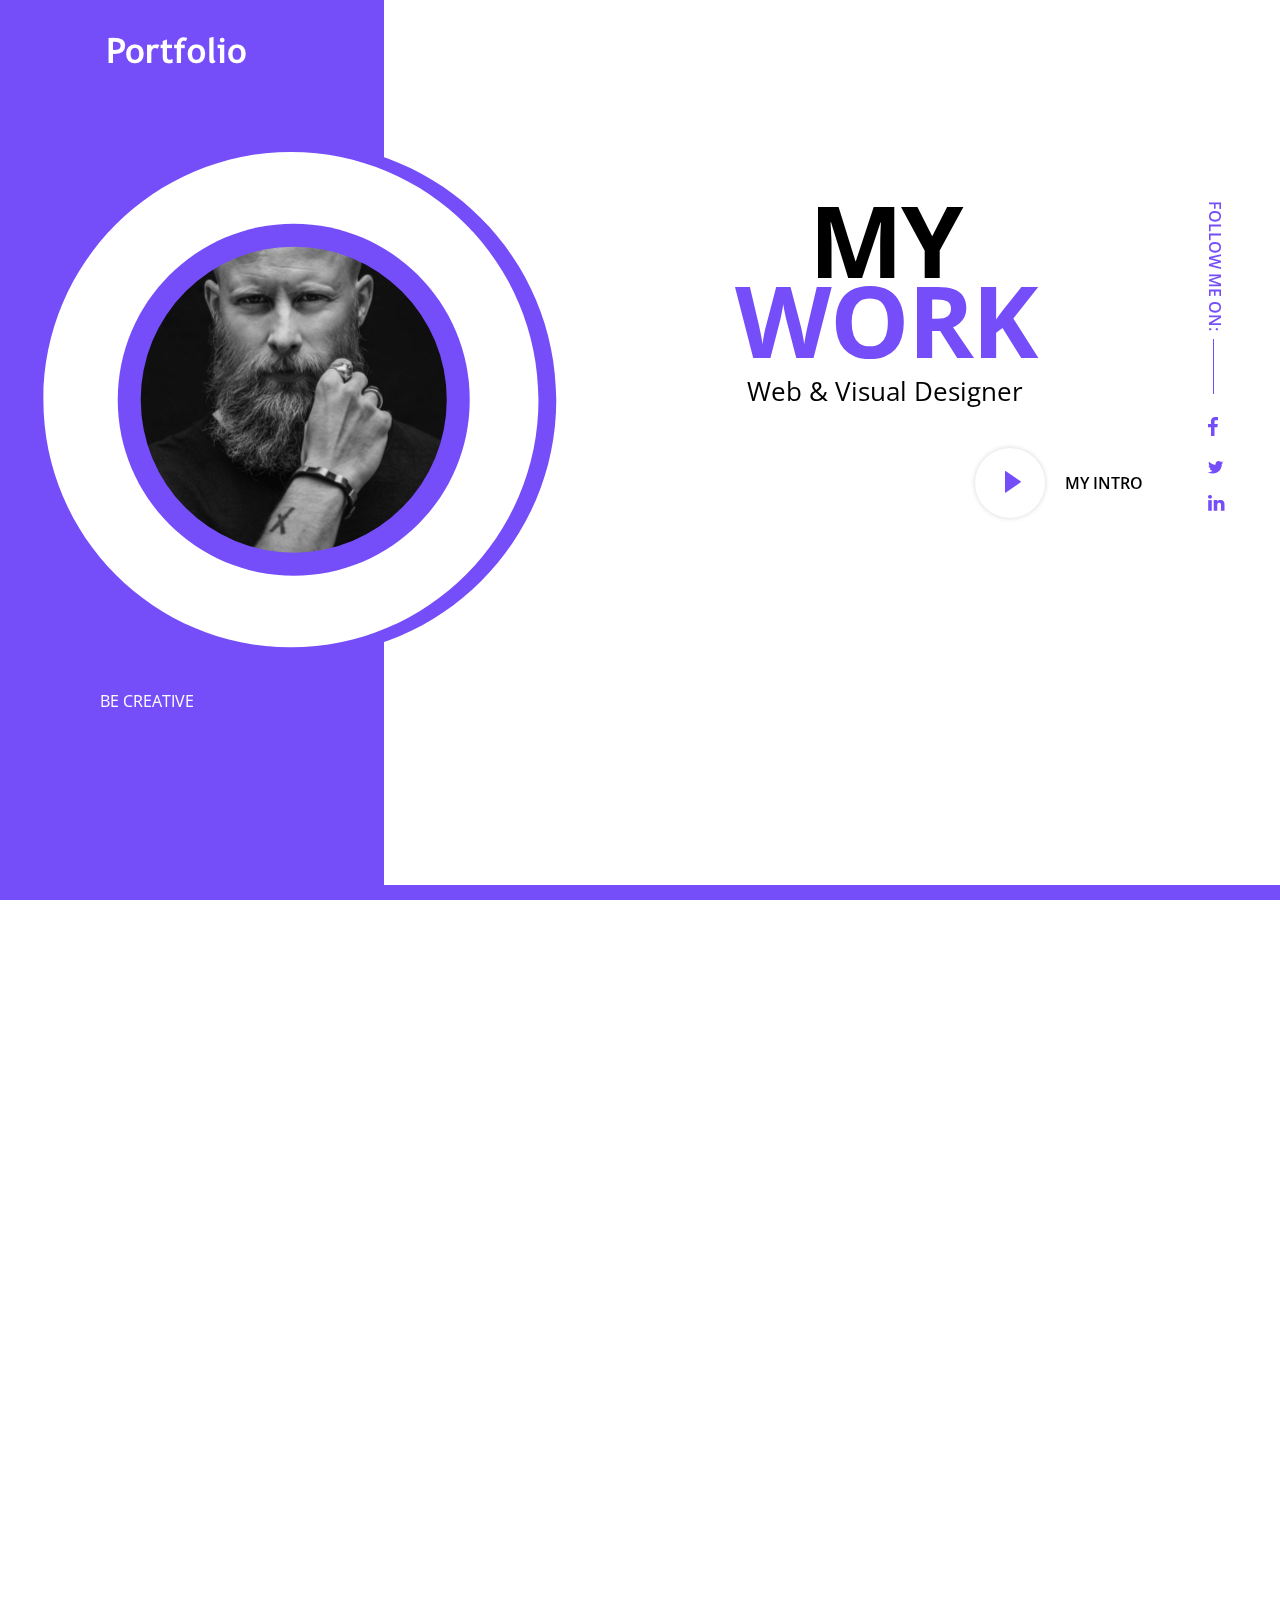
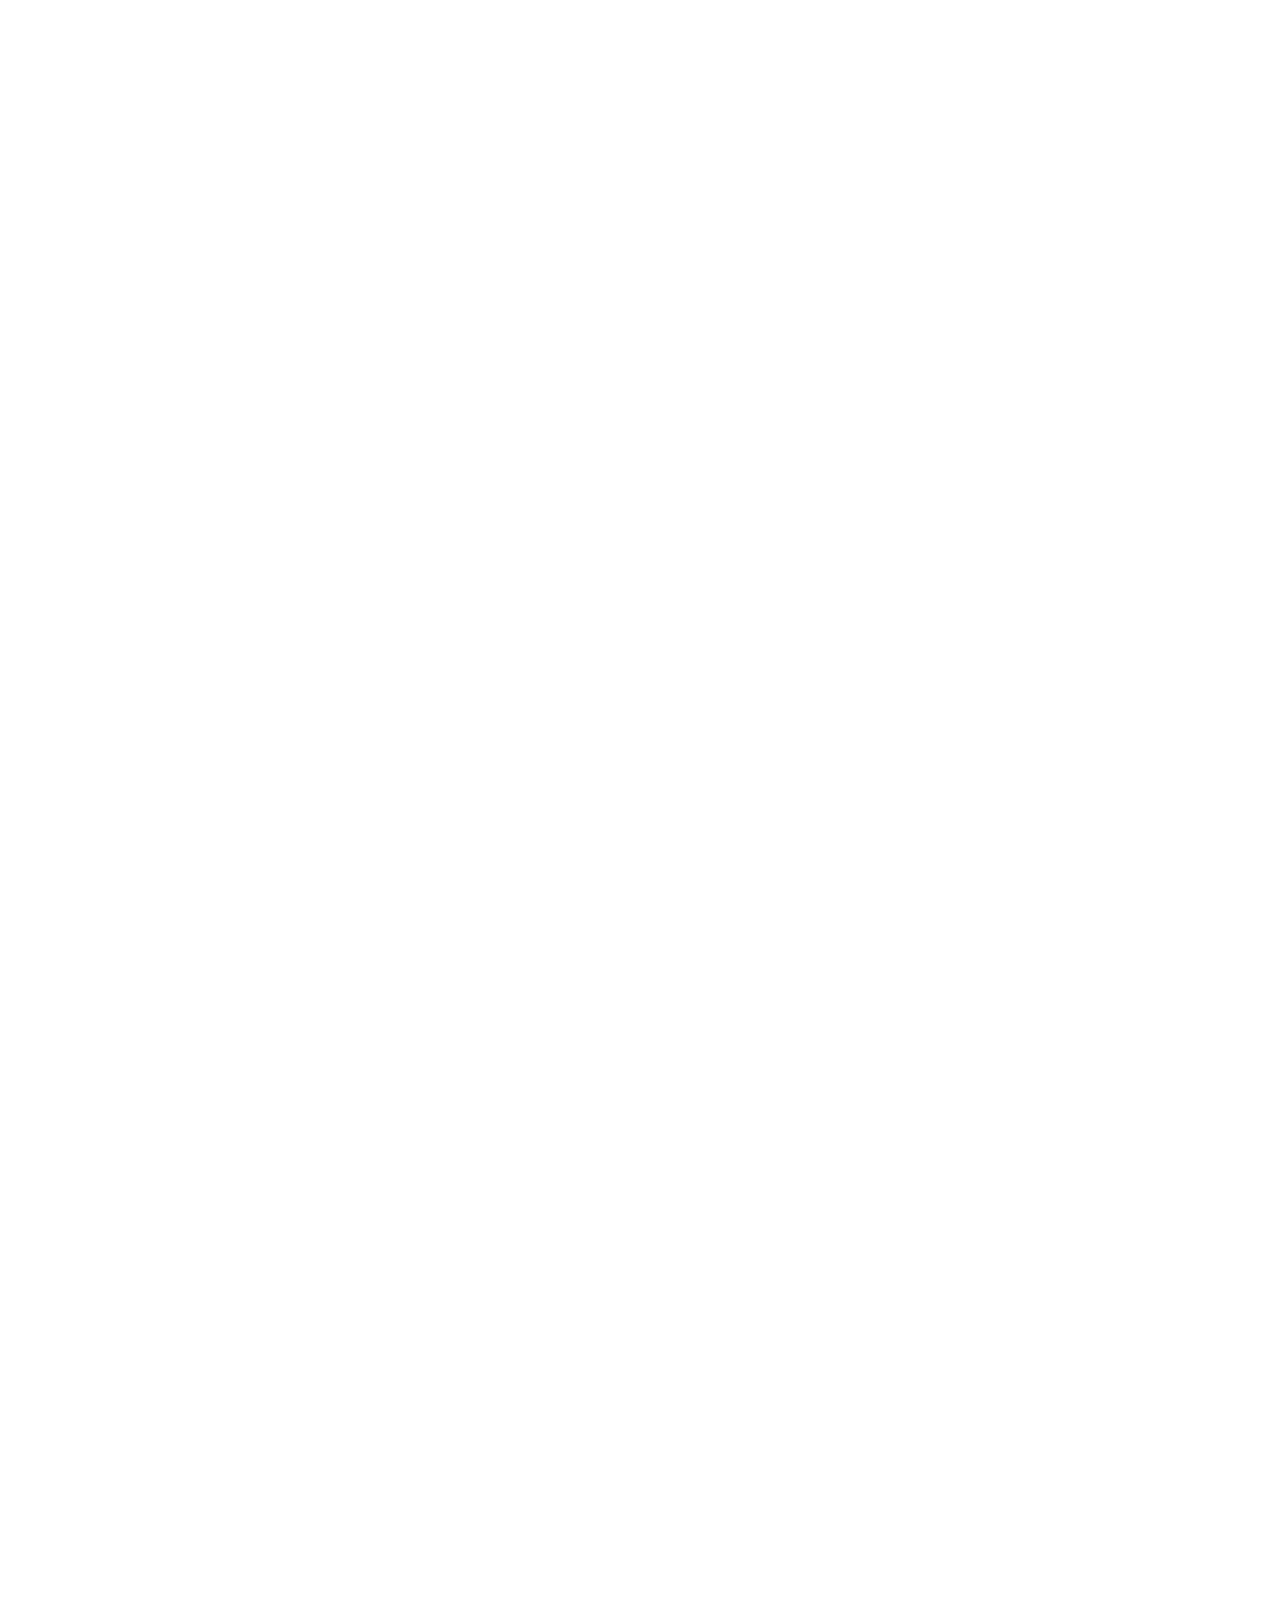
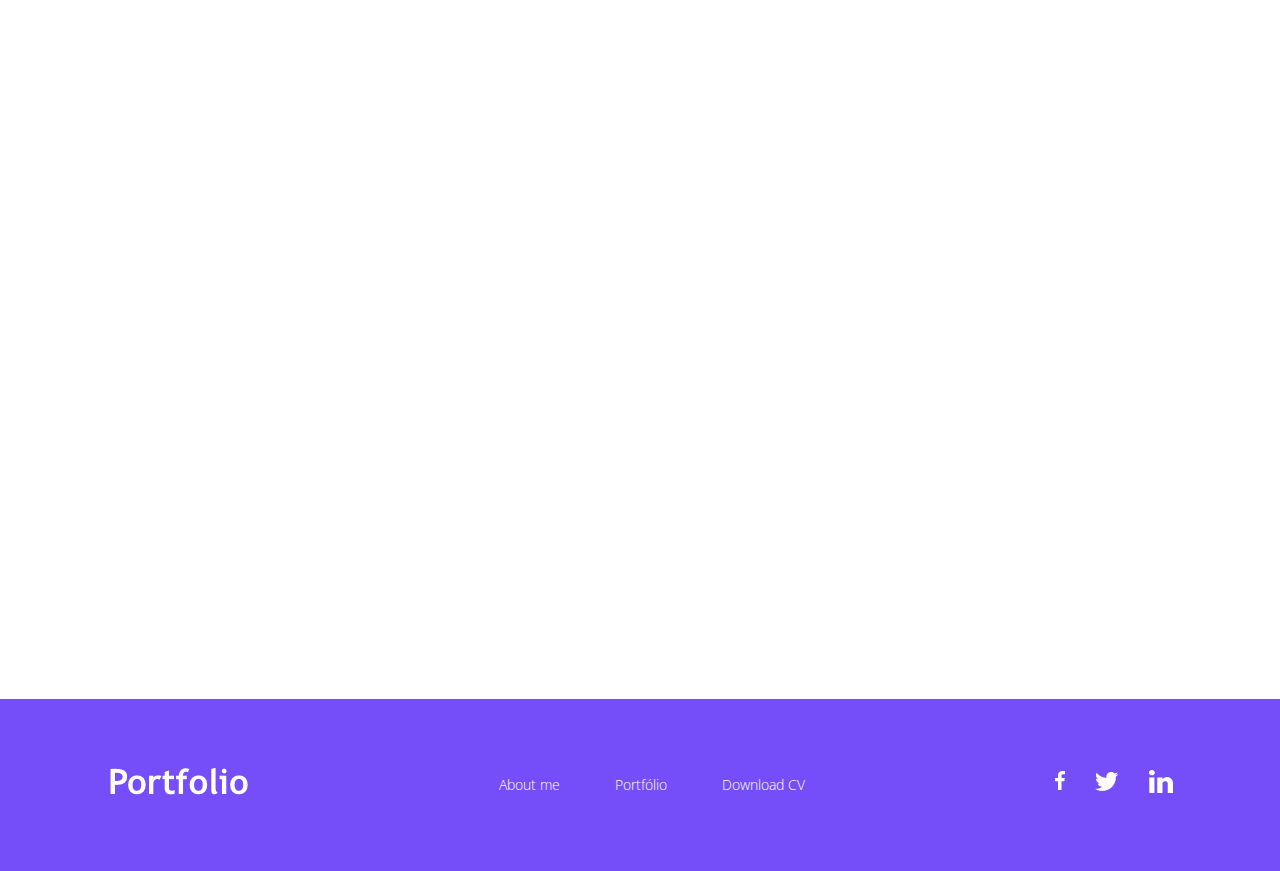
<file: index.html>
<!DOCTYPE html>
<html lang="pt-br">

<head>
    <meta charset="UTF-8">
    <meta name="viewport" content="width=device-width, initial-scale=1.0">
    <meta name="description" content="Portfólio SASS">
    <link rel="stylesheet" href="./css/style.css">
    <link href="https://fonts.googleapis.com/css2?family=Open+Sans:wght@300;400;600&family=Roboto:ital,wght@0,300;0,500;1,500&display=swap" rel="stylesheet">

    <title>Porfólio SASS</title>
</head>

<body>
    <header>
        <div class="container">
            <div class="grid-12">
                <a class="logo" href="./index.html"><img src="./img/logo.png" alt="Icone do logo"></a>
                <ul data-menu="menu">
                    <li><a href="#">About me</a></li>
                    <li><a href="#">Portfólio</a></li>
                    <li><a href="#" class="btn">Download CV</a></li>
                </ul>

                <button class="btn-mobile" data-menu="btn">
                    <span></span>
                    <span></span>
                    <span></span>
                </button>
            </div>
        </div>
    </header>

    <main class="banner">
        <div class="container animation-scroll" data-animation-scroll>
            <div class="grid-6 banner-img">
                <img src="./img/person.png" alt="Foto do autor">
            </div>

            <div class="grid-6 banner-info">
                <h1>My <span>Work</span></h1>
                <p>Web & Visual Designer</p>
                <div>
                    <button></button> My Intro
                </div>
            </div>

            <div class="banner-phrase">Be creative</div>
            <div class="banner-networks">
                <ul>
                    <li>Follow me on:</li>
                    <li>
                        <a href="#"><img src="./img/icon/facebook.png" alt="icone do facebook"></a>
                    </li>
                    <li>
                        <a href="#"><img src="./img/icon/twitter.png" alt="icone do twitter"></a>
                    </li>
                    <li>
                        <a href="#"><img src="./img/icon/linkedin.png" alt="icone do linkedin"></a>
                    </li>
                </ul>
            </div>
        </div>
    </main>

    <section class="info animation-scroll" data-animation-scroll>
        <div class="container">
            <div class="grid-10 offset-1">
                <div class="row">
                    <div class="grid-4 info-item">
                        <img src="./img/icon/time.png" alt="Icone de tempo">
                        <strong>On time</strong>
                        <p>All i want to have client setisfaction & this is my aim</p>
                        <a href="#" class="btn">Learn more</a>
                    </div>

                    <div class="grid-4 info-item">
                        <img src="./img/icon/safe-box.png" alt="Icone de um box">
                        <strong>Clean work</strong>
                        <p>All i want to have client setisfaction & this is my aim</p>
                        <a href="#" class="btn">Learn more</a>
                    </div>

                    <div class="grid-4 info-item">
                        <img src="./img/icon/satisfaction.png" alt="Icone de um box">
                        <strong>Client satisfaction</strong>
                        <p>All i want to have client setisfaction & this is my aim</p>
                        <a href="#" class="btn">Learn more</a>
                    </div>
                </div>
            </div>
        </div>
    </section>

    <section class="portfolio animation-scroll" data-animation-scroll>
        <div class="container">
            <div class="grid-12">
                <h2 class="title">My Porfolio</h2>
                <h3 class="sub-title">Web & App</h3>

                <div class="row">
                    <div class="grid-4">
                        <div class="portfolio-item">
                            <img src="./img/photo1.png" alt="Foto 01 do portfólio">
                            <div class="portfolio-details">
                                <h4>Portfolio</h4>
                                <p>Writing paragraphs takes practice, but what should students write about? Good paragraph writing.</p>
                                <a href="#">Full view</a>
                            </div>
                        </div>
                    </div>
                    <div class="grid-4">
                        <div class="portfolio-item">
                            <img src="./img/photo2.png" alt="Foto 02 do portfólio">
                            <div class="portfolio-details">
                                <h4>Portfolio</h4>
                                <p>Writing paragraphs takes practice, but what should students write about.</p>
                                <a href="#">Full view</a>
                            </div>
                        </div>
                    </div>
                    <div class="grid-4">
                        <div class="portfolio-item">
                            <img src="./img/photo3.png" alt="Foto 03 do portfólio">
                            <div class="portfolio-details">
                                <h4>Portfolio</h4>
                                <p>Writing paragraphs takes practice, but what should students write about? Good paragraph writing.</p>
                                <a href="#">Full view</a>
                            </div>
                        </div>
                    </div>
                    <div class="grid-8">
                        <div class="portfolio-item">
                            <img src="./img/photo4.png" alt="Foto 04 do portfólio">
                            <div class="portfolio-details">
                                <h4>Portfolio</h4>
                                <p>Writing paragraphs takes practice, but what should students write about? Good paragraph writing prompts allow students to write about what they know and like, can be on the writing process and using the four essential elements.</p>
                                <a href="#">Full view</a>
                            </div>
                        </div>
                    </div>
                    <div class="grid-4">
                        <div class="portfolio-item">
                            <img src="./img/photo5.png" alt="Foto 05 do portfólio">
                            <div class="portfolio-details">
                                <h4>Portfolio</h4>
                                <p>Writing paragraphs takes practice, but what should students write about? Good paragraph writing.</p>
                                <a href="#">Full view</a>
                            </div>
                        </div>
                    </div>
                    <div class="grid-4">
                        <div class="portfolio-item">
                            <img src="./img/photo6.png" alt="Foto 06 do portfólio">
                            <div class="portfolio-details">
                                <h4>Portfolio</h4>
                                <p>Good paragraph writing prompts allow students to write about what and like the elements.</p>
                                <a href="#">Full view</a>
                            </div>
                        </div>
                    </div>
                    <div class="grid-4">
                        <div class="portfolio-item">
                            <img src="./img/photo7.png" alt="Foto 07 do portfólio">
                            <div class="portfolio-details">
                                <h4>Portfolio</h4>
                                <p>To write about what they know and like, so their focus can be on the writing process and using.</p>
                                <a href="#">Full view</a>
                            </div>
                        </div>
                    </div>
                    <div class="grid-4">
                        <div class="portfolio-item">
                            <img src="./img/photo8.png" alt="Foto 08 do portfólio">
                            <div class="portfolio-details">
                                <h4>Portfolio</h4>
                                <p>Good paragraph writing prompts allow students to write about what and like the elements.</p>
                                <a href="#">Full view</a>
                            </div>
                        </div>
                    </div>
                </div>
            </div>
        </div>
    </section>

    <section class="testimonial animation-scroll" data-animation-scroll>
        <div class="container">
            <div class="grid-10 offset-1">
                <h2 class="title">Valuable Testimonial</h2>
                <h3 class="sub-title">See People Say About Me</h3>

                <div class="testimonial-slider">
                    <div class="testimonial-slider-item">
                        <img src="./img/comment.jpg" alt="Foto do autor do comentário">
                        <h4>Jhon Wick, New York</h4>
                        <p>Writing paragraphs takes practice, but what should students write about? Good paragraph writing prompts allow students to write about what they know and like, so their focus can be on the writing process and using the four essential elements.</p>
                    </div>
                    <div class="testimonial-slider-control">
                        <ul>
                            <li><button></button></li>
                            <li class="active"><button></button></li>
                            <li><button></button></li>
                        </ul>
                    </div>
                </div>
            </div>
        </div>
    </section>

    <section class="contact animation-scroll" data-animation-scroll>
        <div class="container">
            <div class="grid-12">
                <h2 class="title">Want To Hire Me?</h2>
                <h3 class="sub-title">If You Like My Work</h3>

                <form>
                    <input type="email" placeholder="enter your email">
                    <button type="submit">Hire Me</button>
                </form>
            </div>
        </div>
    </section>

    <footer>
        <div class="container">
            <div class="grid-12">
                <a href="./index.html"><img src="./img/logo.png" alt="Icone do logo"></a>

                <ul>
                    <li><a href="#">About me</a></li>
                    <li><a href="#">Portfólio</a></li>
                    <li><a href="#">Download CV</a></li>
                </ul>

                <ul>
                    <li>
                        <a href="#"><img src="./img/icon/facebook-footer.png" alt="icone do facebook"></a>
                    </li>
                    <li>
                        <a href="#"><img src="./img/icon/twitter-footer.png" alt="icone do twitter"></a>
                    </li>
                    <li>
                        <a href="#"><img src="./img/icon/linkedin-footer.png" alt="icone do linkedin"></a>
                    </li>
                </ul>
            </div>
        </div>
    </footer>

    <script type="module" src="./js/script.js"></script>
</body>

</html>
</file>
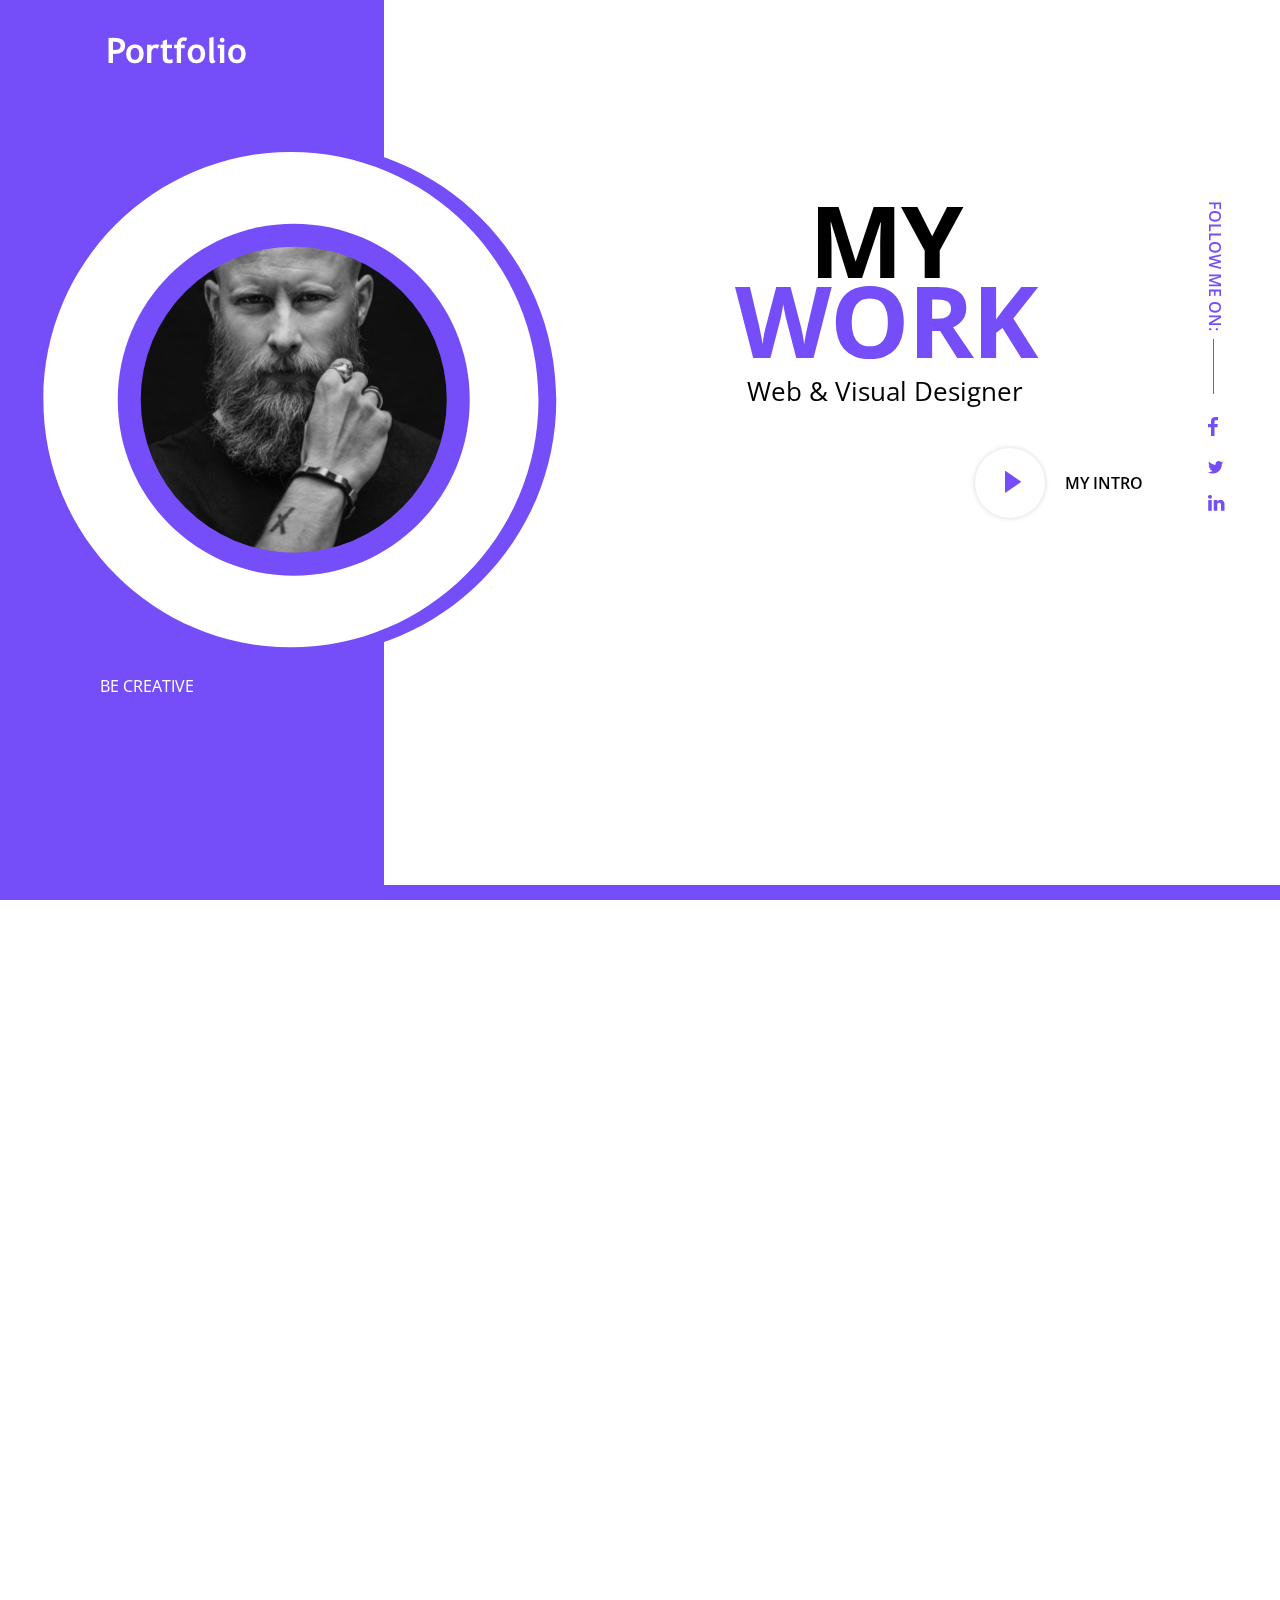
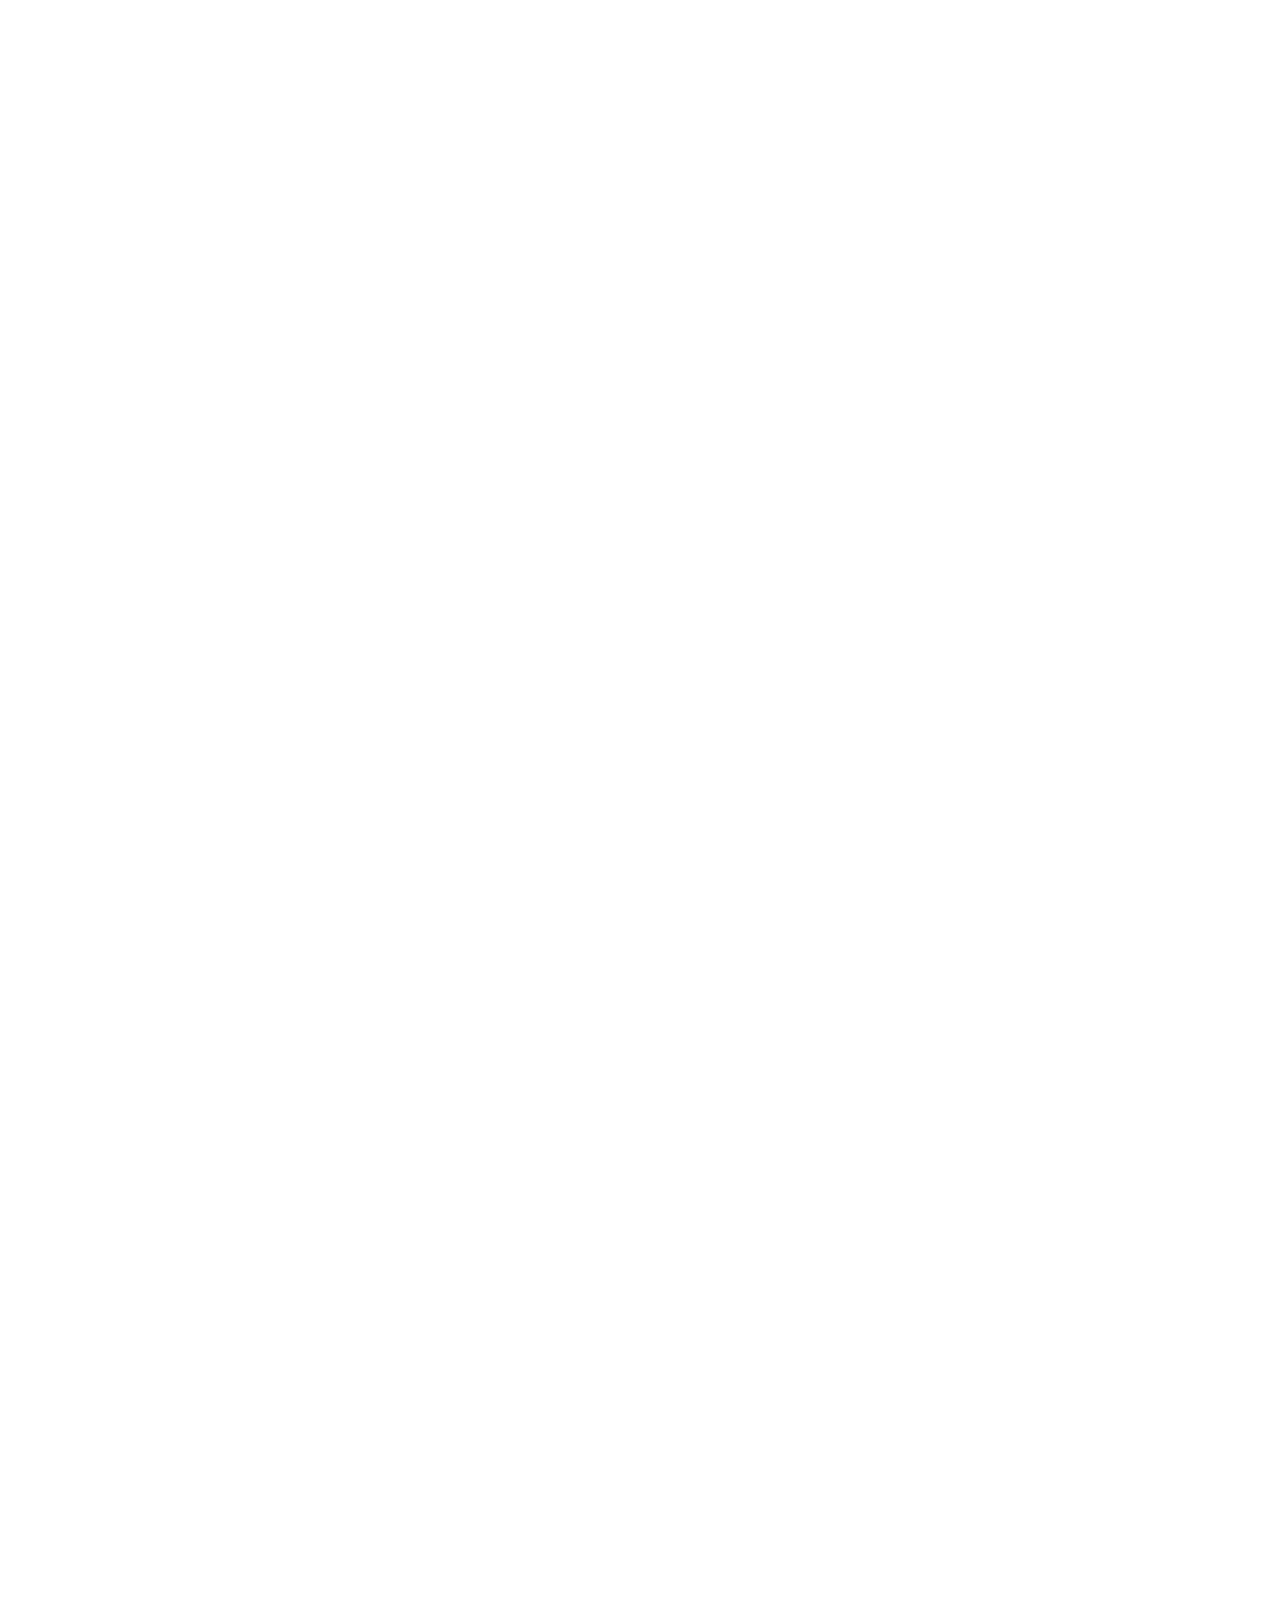
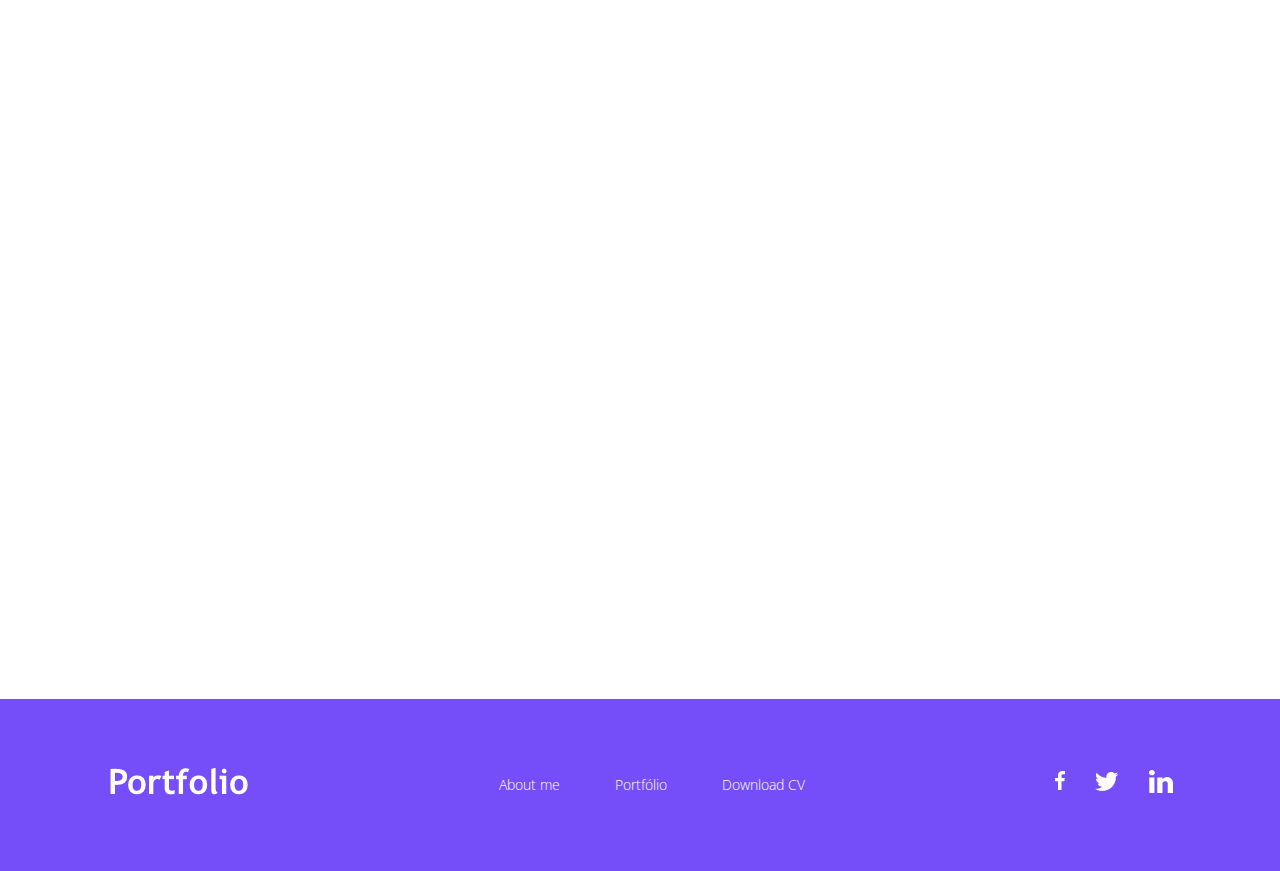
<file: 01-portfolio-purple/index.html>
<!DOCTYPE html>
<html lang="pt-br">

<head>
    <meta charset="UTF-8">
    <meta name="viewport" content="width=device-width, initial-scale=1.0">
    <meta name="description" content="Portfólio SASS">
    <link rel="stylesheet" href="./css/style.css">
    <link href="https://fonts.googleapis.com/css2?family=Open+Sans:wght@300;400;600&family=Roboto:ital,wght@0,300;0,500;1,500&display=swap" rel="stylesheet">

    <title>Porfólio SASS</title>
</head>

<body>
    <header>
        <div class="container">
            <div class="grid-12">
                <a class="logo" href="./index.html"><img src="./img/logo.png" alt="Icone do logo"></a>
                <ul data-menu="menu">
                    <li><a href="#">About me</a></li>
                    <li><a href="#">Portfólio</a></li>
                    <li><a href="#" class="btn">Download CV</a></li>
                </ul>

                <button class="btn-mobile" data-menu="btn">
                    <span></span>
                    <span></span>
                    <span></span>
                </button>
            </div>
        </div>
    </header>

    <main class="banner">
        <div class="container animation-scroll" data-animation-scroll>
            <div class="grid-6 banner-img">
                <img src="./img/person.png" alt="Foto do autor">
            </div>

            <div class="grid-6 banner-info">
                <h1>My <span>Work</span></h1>
                <p>Web & Visual Designer</p>
                <div>
                    <button data-modal="abrir"></button> My Intro
                </div>
            </div>

            <div class="banner-phrase">Be creative</div>
            <div class="banner-networks">
                <ul>
                    <li>Follow me on:</li>
                    <li>
                        <a href="#"><img src="./img/icon/facebook.png" alt="icone do facebook"></a>
                    </li>
                    <li>
                        <a href="#"><img src="./img/icon/twitter.png" alt="icone do twitter"></a>
                    </li>
                    <li>
                        <a href="#"><img src="./img/icon/linkedin.png" alt="icone do linkedin"></a>
                    </li>
                </ul>
            </div>
        </div>
    </main>

    <section class="info animation-scroll" data-animation-scroll>
        <div class="container">
            <div class="grid-10 offset-1">
                <div class="row">
                    <div class="grid-4 info-item">
                        <img src="./img/icon/time.png" alt="Icone de tempo">
                        <strong>On time</strong>
                        <p>All i want to have client setisfaction & this is my aim</p>
                        <a href="#" class="btn">Learn more</a>
                    </div>

                    <div class="grid-4 info-item">
                        <img src="./img/icon/safe-box.png" alt="Icone de um box">
                        <strong>Clean work</strong>
                        <p>All i want to have client setisfaction & this is my aim</p>
                        <a href="#" class="btn">Learn more</a>
                    </div>

                    <div class="grid-4 info-item">
                        <img src="./img/icon/satisfaction.png" alt="Icone de um box">
                        <strong>Client satisfaction</strong>
                        <p>All i want to have client setisfaction & this is my aim</p>
                        <a href="#" class="btn">Learn more</a>
                    </div>
                </div>
            </div>
        </div>
    </section>

    <section class="portfolio animation-scroll" data-animation-scroll>
        <div class="container">
            <div class="grid-12">
                <h2 class="title">My Porfolio</h2>
                <h3 class="sub-title">Web & App</h3>

                <div class="row">
                    <div class="grid-4">
                        <div class="portfolio-item">
                            <img src="./img/photo1.png" alt="Foto 01 do portfólio">
                            <div class="portfolio-details">
                                <h4>Portfolio</h4>
                                <p>Writing paragraphs takes practice, but what should students write about? Good paragraph writing.</p>
                                <a href="#">Full view</a>
                            </div>
                        </div>
                    </div>
                    <div class="grid-4">
                        <div class="portfolio-item">
                            <img src="./img/photo2.png" alt="Foto 02 do portfólio">
                            <div class="portfolio-details">
                                <h4>Portfolio</h4>
                                <p>Writing paragraphs takes practice, but what should students write about.</p>
                                <a href="#">Full view</a>
                            </div>
                        </div>
                    </div>
                    <div class="grid-4">
                        <div class="portfolio-item">
                            <img src="./img/photo3.png" alt="Foto 03 do portfólio">
                            <div class="portfolio-details">
                                <h4>Portfolio</h4>
                                <p>Writing paragraphs takes practice, but what should students write about? Good paragraph writing.</p>
                                <a href="#">Full view</a>
                            </div>
                        </div>
                    </div>
                    <div class="grid-8">
                        <div class="portfolio-item">
                            <img src="./img/photo4.png" alt="Foto 04 do portfólio">
                            <div class="portfolio-details">
                                <h4>Portfolio</h4>
                                <p>Writing paragraphs takes practice, but what should students write about? Good paragraph writing prompts allow students to write about what they know and like, can be on the writing process and using the four essential elements.</p>
                                <a href="#">Full view</a>
                            </div>
                        </div>
                    </div>
                    <div class="grid-4">
                        <div class="portfolio-item">
                            <img src="./img/photo5.png" alt="Foto 05 do portfólio">
                            <div class="portfolio-details">
                                <h4>Portfolio</h4>
                                <p>Writing paragraphs takes practice, but what should students write about? Good paragraph writing.</p>
                                <a href="#">Full view</a>
                            </div>
                        </div>
                    </div>
                    <div class="grid-4">
                        <div class="portfolio-item">
                            <img src="./img/photo6.png" alt="Foto 06 do portfólio">
                            <div class="portfolio-details">
                                <h4>Portfolio</h4>
                                <p>Good paragraph writing prompts allow students to write about what and like the elements.</p>
                                <a href="#">Full view</a>
                            </div>
                        </div>
                    </div>
                    <div class="grid-4">
                        <div class="portfolio-item">
                            <img src="./img/photo7.png" alt="Foto 07 do portfólio">
                            <div class="portfolio-details">
                                <h4>Portfolio</h4>
                                <p>To write about what they know and like, so their focus can be on the writing process and using.</p>
                                <a href="#">Full view</a>
                            </div>
                        </div>
                    </div>
                    <div class="grid-4">
                        <div class="portfolio-item">
                            <img src="./img/photo8.png" alt="Foto 08 do portfólio">
                            <div class="portfolio-details">
                                <h4>Portfolio</h4>
                                <p>Good paragraph writing prompts allow students to write about what and like the elements.</p>
                                <a href="#">Full view</a>
                            </div>
                        </div>
                    </div>
                </div>
            </div>
        </div>
    </section>

    <section class="testimonial animation-scroll" data-animation-scroll>
        <div class="container">
            <div class="grid-10 offset-1">
                <h2 class="title">Valuable Testimonial</h2>
                <h3 class="sub-title">See People Say About Me</h3>

                <div class="testimonial-slider">
                    <div class="testimonial-slider-item active" data-slider="item">
                        <img src="./img/comment.jpg" alt="Foto do autor do comentário">
                        <h4>Jhon Wick, New York</h4>
                        <p>Writing paragraphs takes practice, but what should students write about? Good paragraph writing prompts allow students to write about what they know and like, so their focus can be on the writing process and using the four essential elements.</p>
                    </div>
                    <div class="testimonial-slider-item" data-slider="item">
                        <img src="./img/comment.jpg" alt="Foto do autor do comentário">
                        <h4>Jhon Wick 01, New York</h4>
                        <p>Writing paragraphs takes practice, but what should students write about? Good paragraph writing prompts allow students to write about what they know and like, so their focus can be on the writing process and using the four essential elements.</p>
                    </div>
                    <div class="testimonial-slider-item" data-slider="item">
                        <img src="./img/comment.jpg" alt="Foto do autor do comentário">
                        <h4>Jhon Wick 02, New York</h4>
                        <p>Writing paragraphs takes practice, but what should students write about? Good paragraph writing prompts allow students to write about what they know and like, so their focus can be on the writing process and using the four essential elements.</p>
                    </div>
                    <div class="testimonial-slider-controll" data-slider="btn">
                        <ul>
                            <li><button></button></li>
                            <li class="active"><button></button></li>
                            <li><button></button></li>
                        </ul>
                    </div>
                </div>
            </div>
        </div>
    </section>

    <section class="contact animation-scroll" data-animation-scroll>
        <div class="container">
            <div class="grid-12">
                <h2 class="title">Want To Hire Me?</h2>
                <h3 class="sub-title">If You Like My Work</h3>

                <form>
                    <input type="email" placeholder="enter your email">
                    <button type="submit">Hire Me</button>
                </form>
            </div>
        </div>
    </section>

    <footer>
        <div class="container">
            <div class="grid-12">
                <a href="./index.html"><img src="./img/logo.png" alt="Icone do logo"></a>

                <ul>
                    <li><a href="#">About me</a></li>
                    <li><a href="#">Portfólio</a></li>
                    <li><a href="#">Download CV</a></li>
                </ul>

                <ul>
                    <li>
                        <a href="#"><img src="./img/icon/facebook-footer.png" alt="icone do facebook"></a>
                    </li>
                    <li>
                        <a href="#"><img src="./img/icon/twitter-footer.png" alt="icone do twitter"></a>
                    </li>
                    <li>
                        <a href="#"><img src="./img/icon/linkedin-footer.png" alt="icone do linkedin"></a>
                    </li>
                </ul>
            </div>
        </div>
    </footer>

    <section class="modal-container" data-modal="container">
        <div class="modal">
            <button data-modal="fechar" class="fechar">X</button>
            <div class="modal-video">
                <span>Video</span>
            </div>
        </div>
    </section>

    <script type="module" src="./js/script.js"></script>
</body>

</html>
</file>
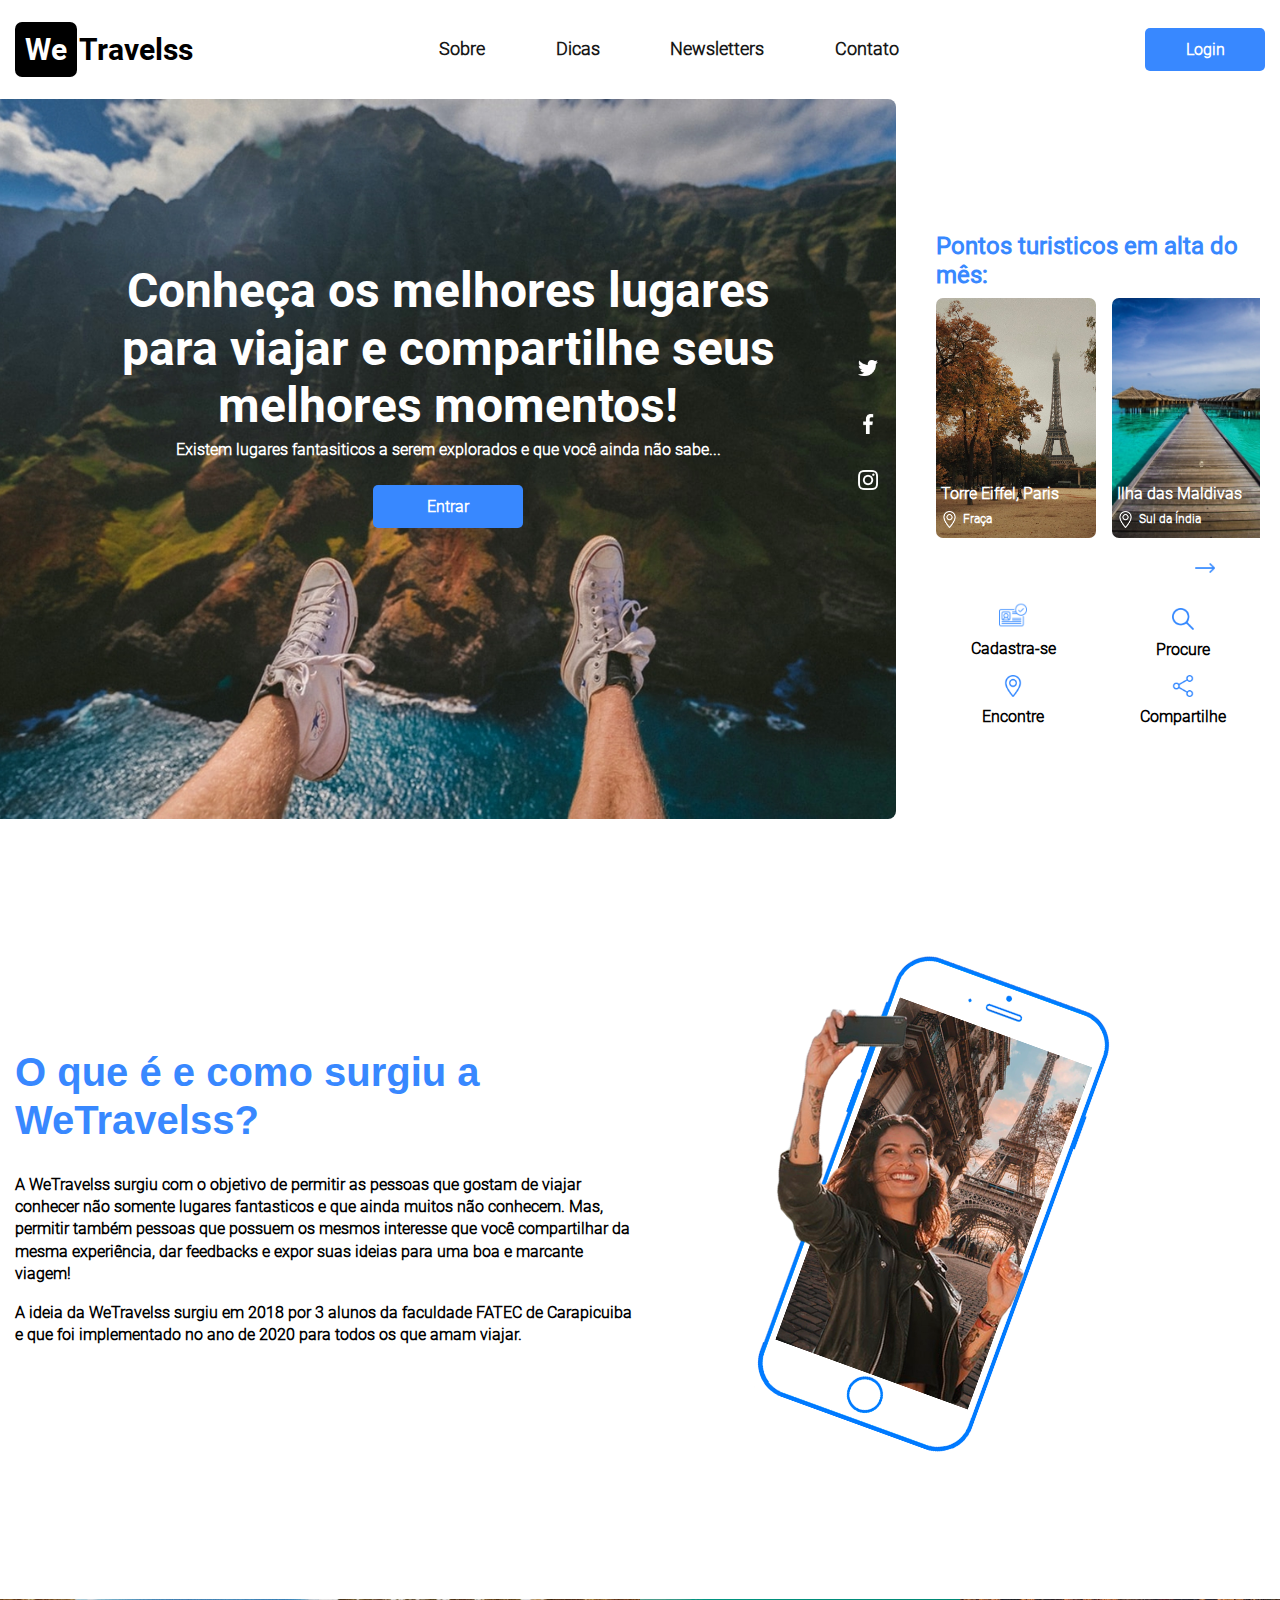
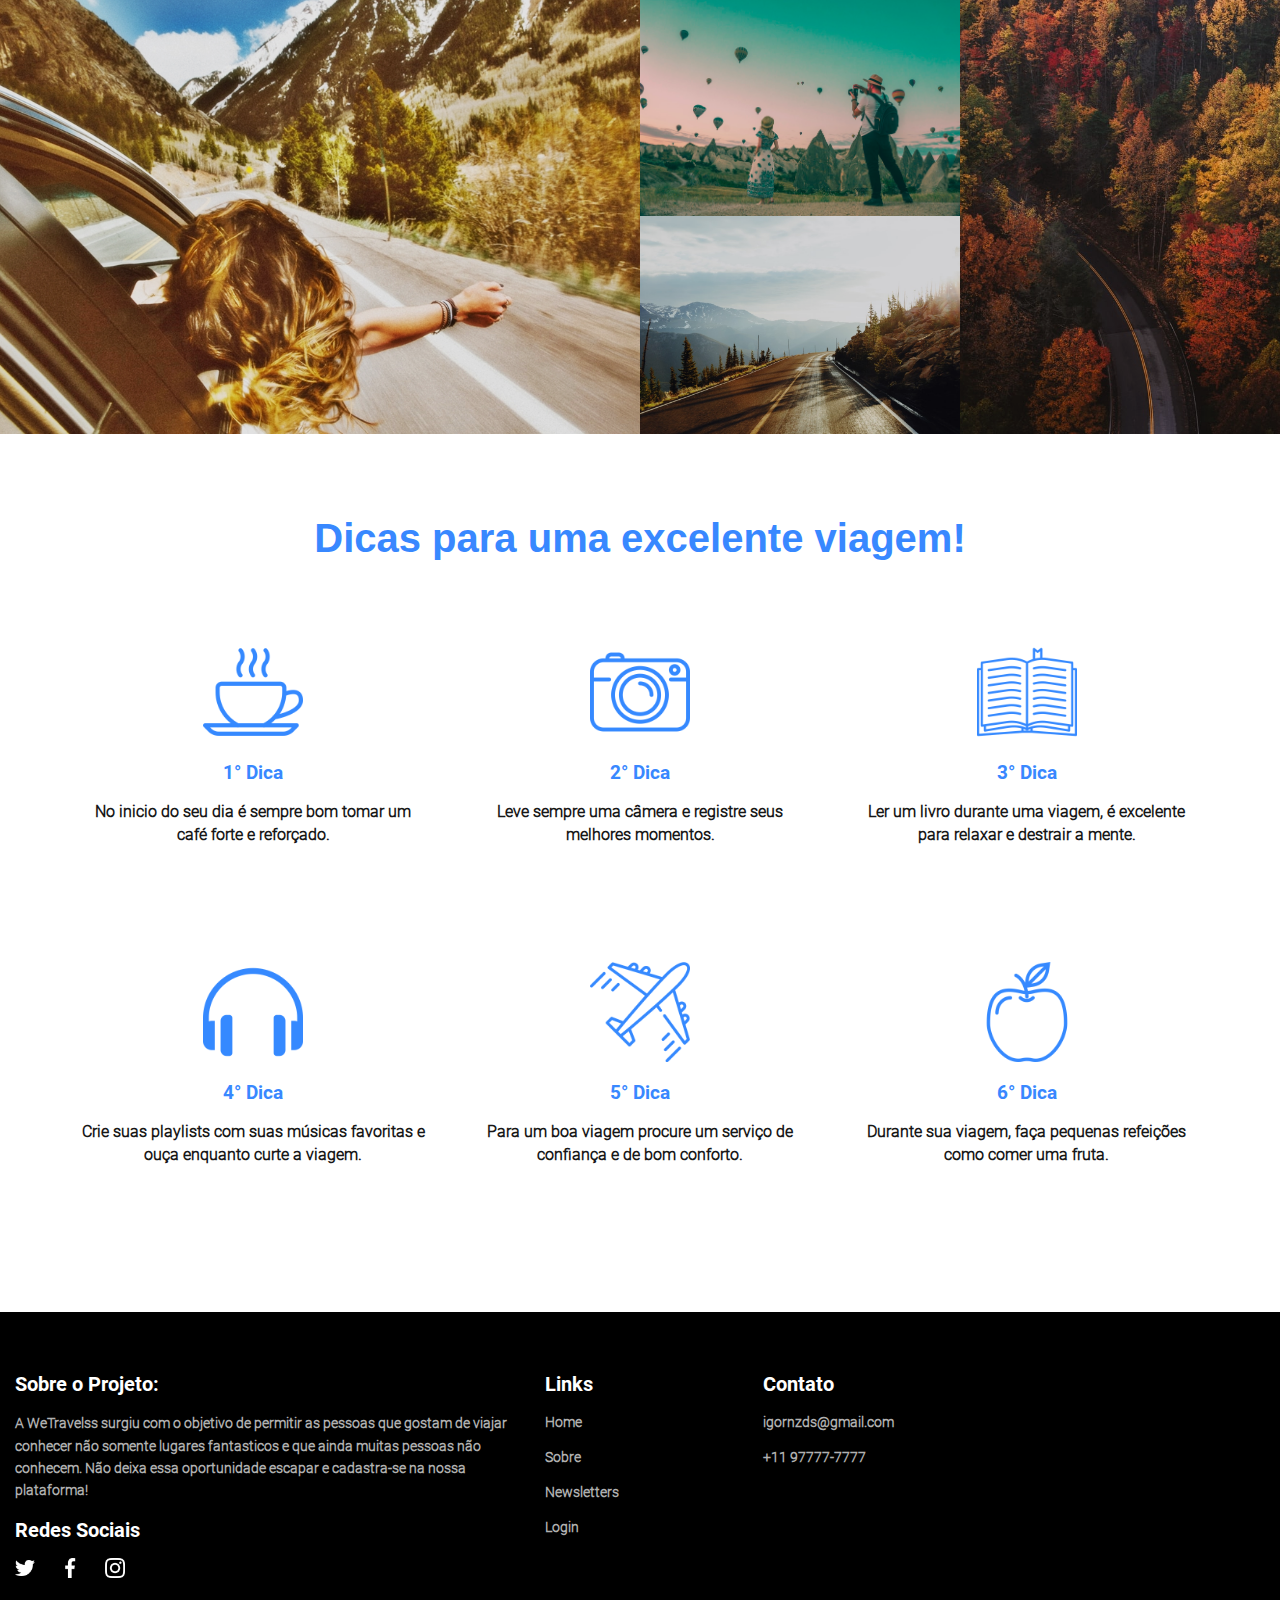
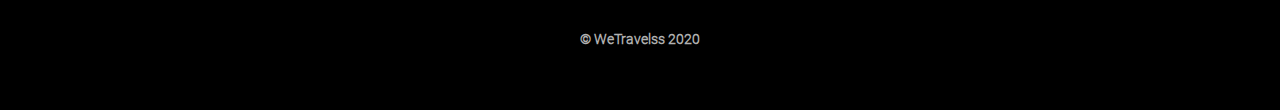
<file: 02-weTravelss/index.html>
<!DOCTYPE html>
<html lang="pt-BR">

<head>
    <meta charset="UTF-8">
    <meta name="viewport" content="width=device-width, initial-scale=1.0">

    <link rel="stylesheet" href="css/default.css">
    <link rel="stylesheet" href="css/header.css">
    <link rel="stylesheet" href="css/footer.css">
    <link rel="stylesheet" href="css/pages/index.css">
    <link rel="stylesheet" href="css/responsive.css">
    <meta name="viewport" content="width=device-width, initial-scale=1">

    <title>WeTravelss | Bem-vindo</title>
</head>

<body>
    <header class="header">
        <div class="container">
            <div class="row">
                <input type="checkbox" id="checkbox-menu">
                <label class="checkbox-menu-label" for="checkbox-menu">
                    <span></span>
                    <span></span>
                    <span></span>
                </label>

                <nav class="header-nav">
                    <a href="index.html" class="header-logo"><span>We</span> Travelss</a>
                    <ul>
                        <li><a href="index.html#about">Sobre</a></li>
                        <li><a href="index.html#tips">Dicas</a></li>
                        <li><a href="#">Newsletters</a></li>
                        <li><a href="contato.html">Contato</a></li>
                        <li><a href="login.html" class="btn btn-login-mobile">Login</a></li>
                    </ul>

                    <a href="login.html" class="btn">Login</a>
                </nav>
            </div>
        </div>
    </header>

    <main class="home-main">
        <div class="row">
            <div class="home-main-banner">
                <h1>Conheça os melhores lugares para viajar e compartilhe seus melhores momentos!</h1>

                <p>Existem lugares fantasiticos a serem explorados e que você ainda não sabe...</p>
                <a href="#" class="btn btn-edit">Entrar</a>

                <ul class="home-main-networks">
                    <li>
                        <a href="#"><img src="./img/icons/twitter-white.png" alt="icone do twitter"></a>
                    </li>
                    <li>
                        <a href="#"><img src="./img/icons/facebook-white.png" alt="icone do facebook"></a>
                    </li>
                    <li>
                        <a href="#"><img src="./img/icons/instagram-white.png" alt="icone do instagram"></a>
                    </li>
                </ul>
            </div>

            <div class="home-main-content">
                <div>
                    <h3>Pontos turisticos em alta do mês:</h3>
                    <ul class="list-main-places">
                        <li>
                            <p>Torre Eiffel, Paris</p>
                            <span>Fraça</span>
                        </li>
                        <li>
                            <p>Ilha das Maldivas</p>
                            <span>Sul da Índia</span>
                        </li>
                        <li>
                            <p>Lodon Eye, Londres</p>
                            <span>Inglaterra</span>
                        </li>
                        <li>
                            <p>Toronto</p>
                            <span>Canadá</span>
                        </li>
                        <li>
                            <p>Bondinho do pão de açucar, RJ</p>
                            <span>Brasil</span>
                        </li>

                        <li class="arrow"><img src="./img/icons/right-arrow-blue.png" alt="Icone de um indicador(flecha)"></li>
                    </ul>
                </div>

                <div>
                    <ul class="list-main-info">
                        <li>
                            <img src="./img/icons/register.png" alt="Icone de registro">
                            <span>Cadastra-se</span>
                        </li>

                        <li>
                            <img src="./img/icons/search-2.png" alt="Icone de procurar">
                            <span>Procure</span>
                        </li>

                        <li>
                            <img src="./img/icons/marker.png" alt="Icone de localização">
                            <span>Encontre</span>
                        </li>

                        <li>
                            <img src="./img/icons/share-2.png" alt="Icone de compartilhamento">
                            <span>Compartilhe</span>
                        </li>
                    </ul>
                </div>
            </div>
        </div>
    </main>

    <div class="home-about" id="about">
        <div class="container">
            <div class="row">
                <div class="home-about-content">
                    <h2>O que é e como surgiu a WeTravelss?</h2>
                    <p>A WeTravelss surgiu com o objetivo de permitir as pessoas que gostam de viajar conhecer não somente lugares fantasticos e que ainda muitos não conhecem. Mas, permitir também pessoas que possuem os mesmos interesse que você compartilhar da mesma experiência, dar feedbacks e expor suas ideias para uma boa e marcante viagem!</p>

                    <p>A ideia da WeTravelss surgiu em 2018 por 3 alunos da faculdade FATEC de Carapicuiba e que foi implementado no ano de 2020 para todos os que amam viajar.</p>
                </div>
                <div class="home-about-img">
                    <img src="./img/home-banner-about.png" alt="Foto do banner da sessão home">
                </div>
            </div>
        </div>
    </div>

    <div class="home-photos">
        <div class="home-photos-box">
            <img src="./img/home-banner-grid01.jpeg" alt="Banner 01 da galeria">
        </div>
        <div class="home-photos-box">
            <img src="./img/home-banner-grid02.jpeg" alt="Banner 02 da galeria">
        </div>
        <div class="home-photos-box">
            <img src="./img/home-banner-grid03.jpeg" alt="Banner 03 da galeria">
        </div>
        <div class="home-photos-box">
            <img src="./img/home-banner-grid04.jpeg" alt="Banner 04 da galeria">
        </div>
    </div>

    <div class="home-tips" id="tips">
        <div class="container">
            <div class="row">
                <h2>Dicas para uma excelente viagem!</h2>
                <div class="home-tips-container">
                    <div class="home-tips-box">
                        <img src="./img/icons/coffee-cup.png" alt="icone de uma xicará">
                        <h3>1° Dica</h3>
                        <p>No inicio do seu dia é sempre bom tomar um café forte e reforçado.</p>
                    </div>
                    <div class="home-tips-box">
                        <img src="./img/icons/photo-camera.png" alt="Icone de uma câmera">
                        <h3>2° Dica</h3>
                        <p>Leve sempre uma câmera e registre seus melhores momentos.</p>
                    </div>
                    <div class="home-tips-box">
                        <img src="./img/icons/book.png" alt="iconde de um livro">
                        <h3>3° Dica</h3>
                        <p>Ler um livro durante uma viagem, é excelente para relaxar e destrair a mente.</p>
                    </div>
                    <div class="home-tips-box">
                        <img src="./img/icons/headphones.png" alt="icone de um fone de ouvido">
                        <h3>4° Dica</h3>
                        <p>Crie suas playlists com suas músicas favoritas e ouça enquanto curte a viagem.</p>
                    </div>
                    <div class="home-tips-box">
                        <img src="./img/icons/airplane.png" alt="icone de um avião">
                        <h3>5° Dica</h3>
                        <p>Para um boa viagem procure um serviço de confiança e de bom conforto.</p>
                    </div>
                    <div class="home-tips-box">
                        <img src="./img/icons/apple.png" alt="Icone de uma maça">
                        <h3>6° Dica</h3>
                        <p>Durante sua viagem, faça pequenas refeições como comer uma fruta.</p>
                    </div>
                </div>
            </div>
        </div>
    </div>

    <footer class="footer">
        <div class="container">
            <div class="row">
                <div class="footer-box">
                    <h4>Sobre o Projeto:</h4>

                    <p>A WeTravelss surgiu com o objetivo de permitir as pessoas que gostam de viajar conhecer não somente
                        lugares fantasticos e que ainda muitas pessoas não conhecem. Não deixa essa oportunidade escapar e
                        <a href="./cadastrar.html">cadastra-se</a> na nossa plataforma!</p>

                    <h4>Redes Sociais</h4>
                    <ul class="footer-box-networks">
                        <li>
                            <a href="#"><img src="./img/icons/twitter-white.png" alt="icone do twitter"></a>
                        </li>
                        <li>
                            <a href="#"><img src="./img/icons/facebook-white.png" alt="icone do facebook"></a>
                        </li>
                        <li>
                            <a href="#"><img src="./img/icons/instagram-white.png" alt="icone do instagram"></a>
                        </li>
                    </ul>
                </div>

                <div class="footer-box">
                    <h4>Links</h4>
                    <ul>
                        <li><a href="./index.html">Home</a></li>
                        <li><a href="#home_about">Sobre</a></li>
                        <li><a href="#home_dicas">Newsletters</a></li>
                        <li><a href="./login.html">Login</a></li>
                    </ul>
                </div>

                <div class="footer-box">
                    <h4>Contato</h4>
                    <ul>
                        <li><a href="mailto:igornzds@gmail.com">igornzds@gmail.com</a></li>
                        <li><a href="#">+11 97777-7777</a></li>
                    </ul>
                </div>

                <p class="footer-copy">© WeTravelss 2020</p>
            </div>
        </div>
    </footer>
</body>

</html>
</file>
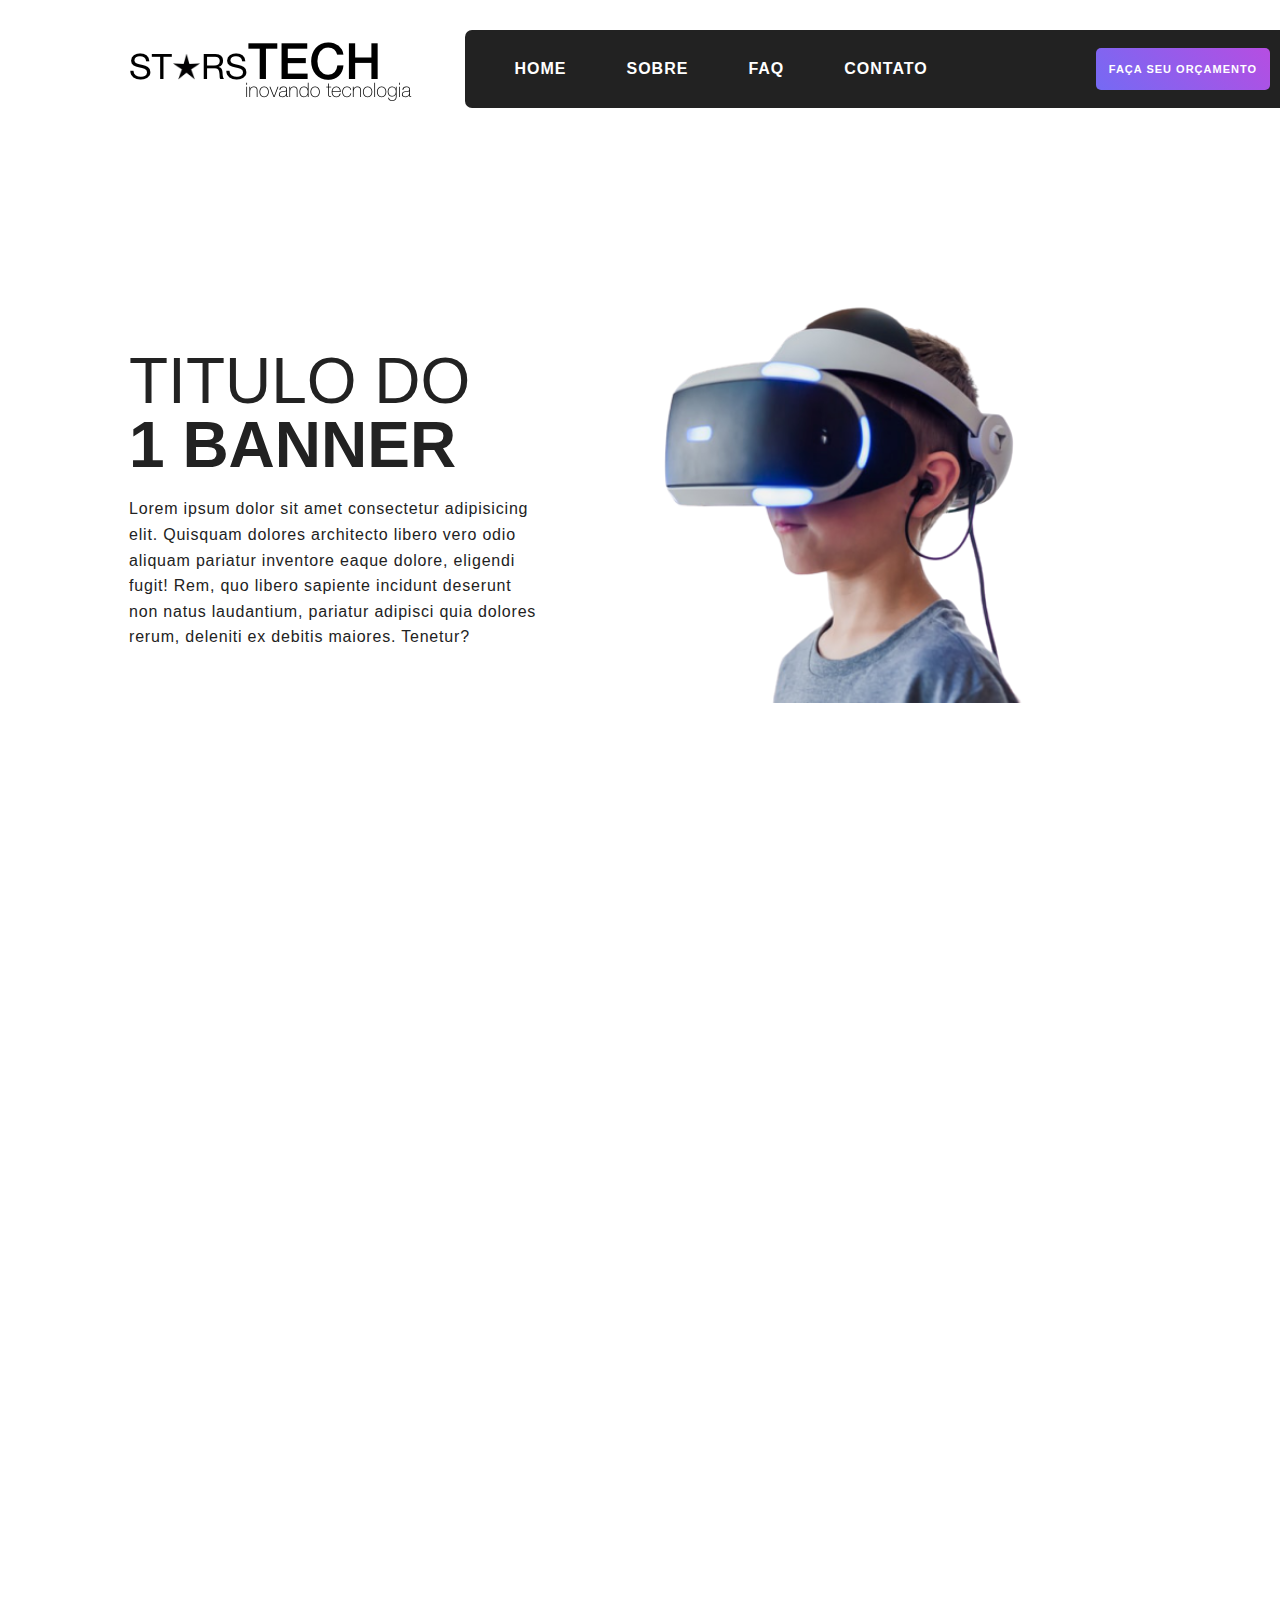
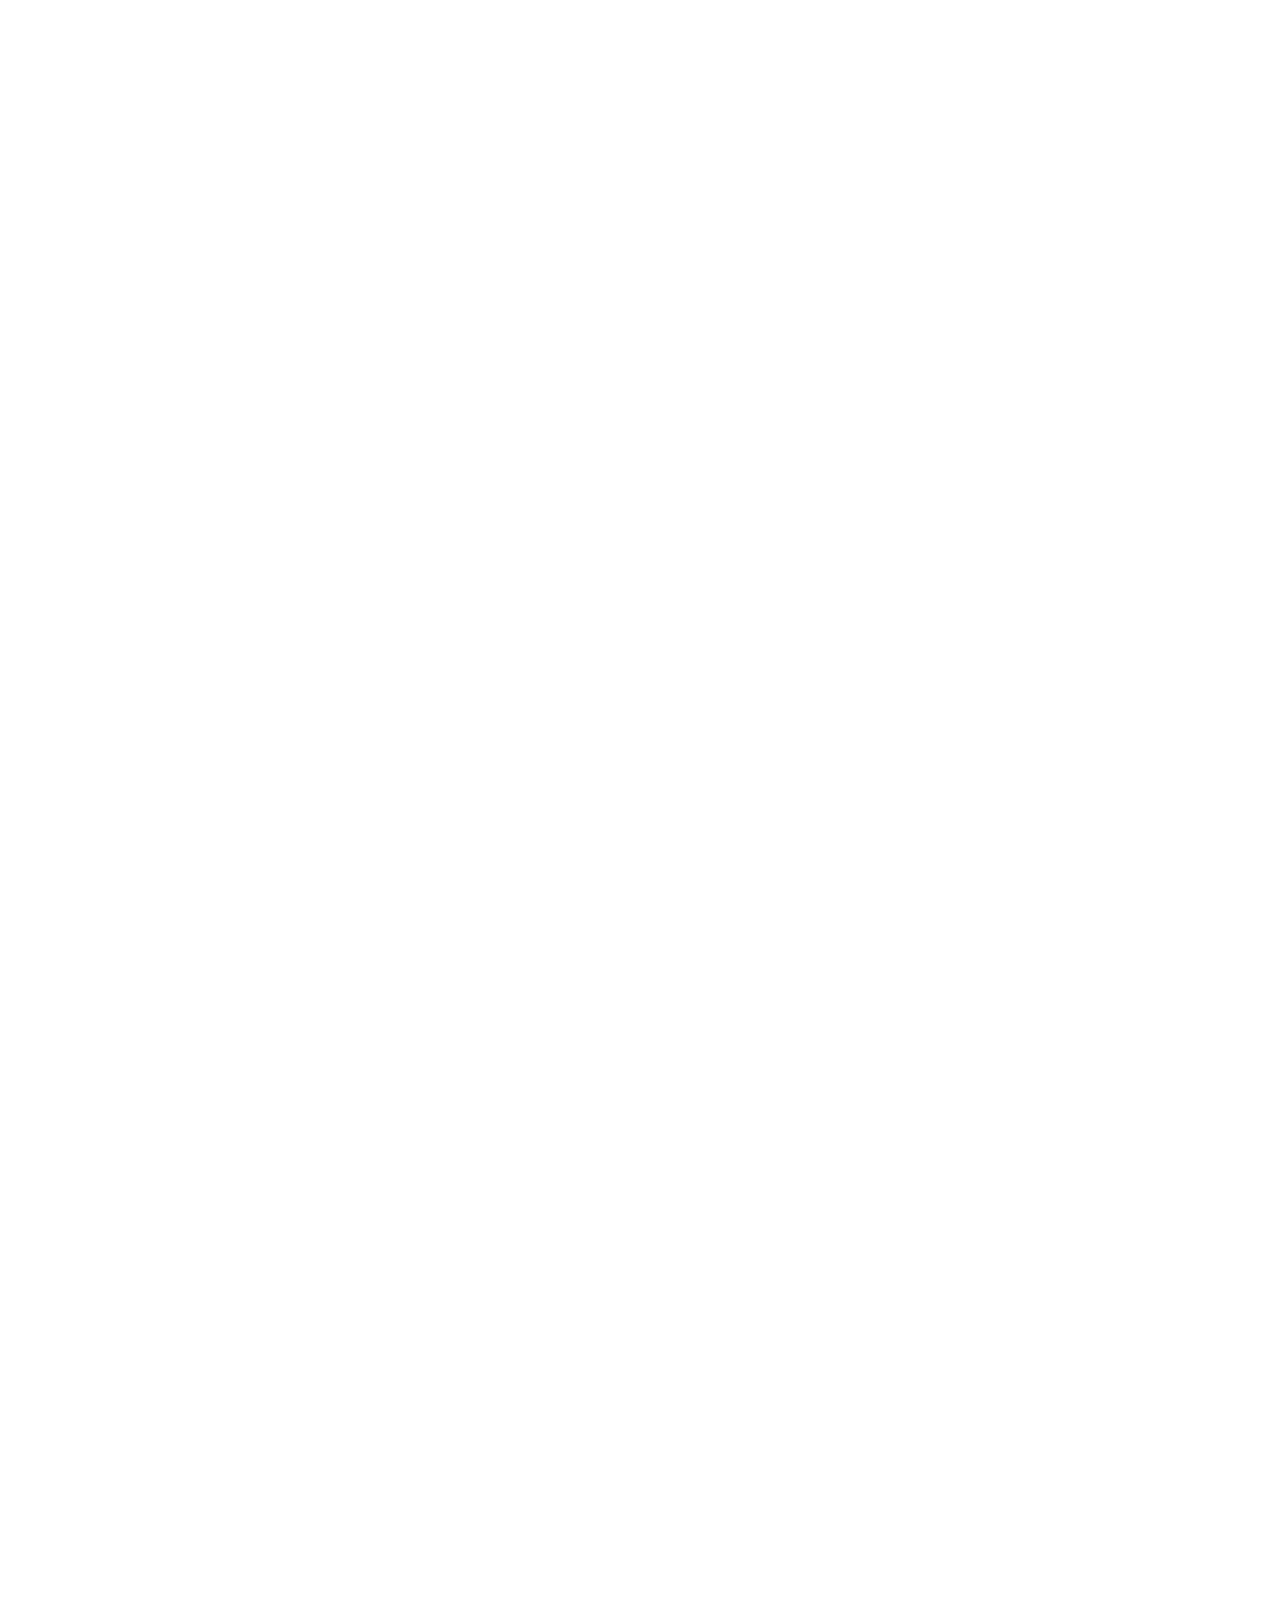
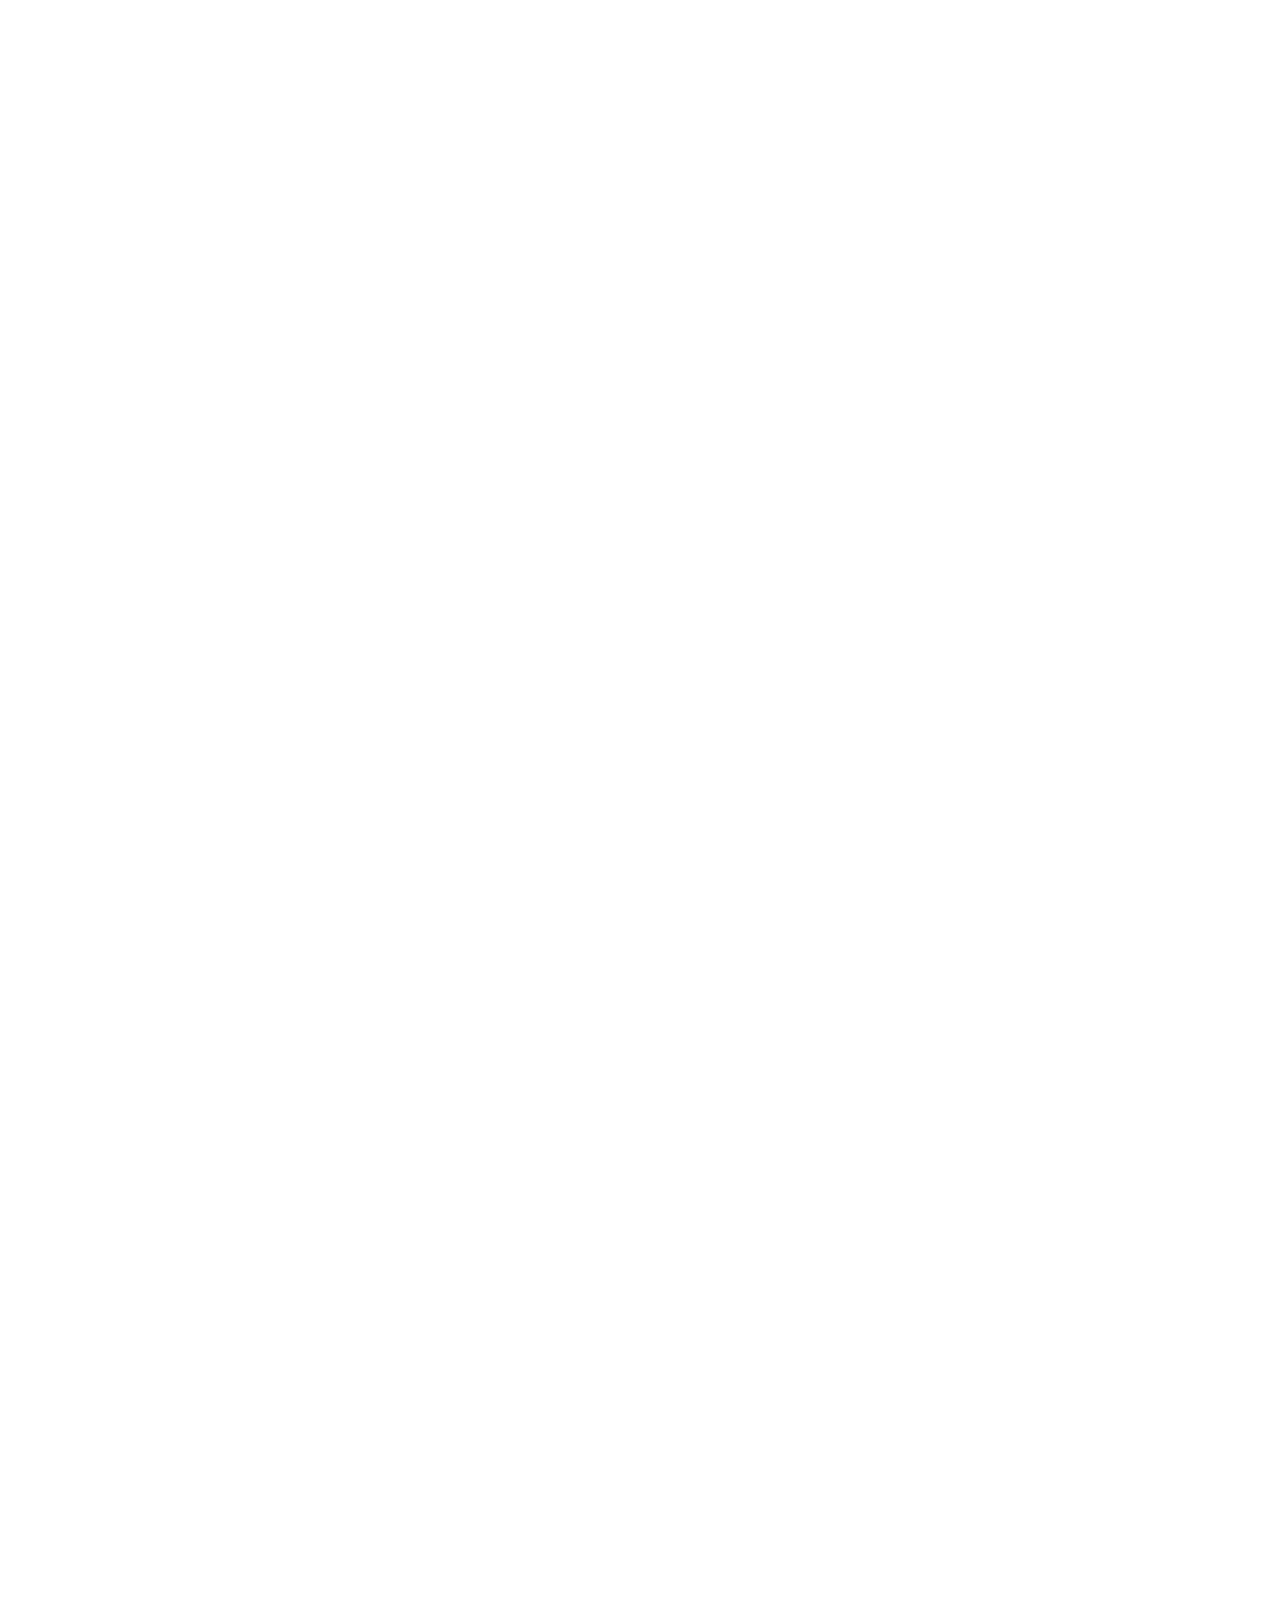
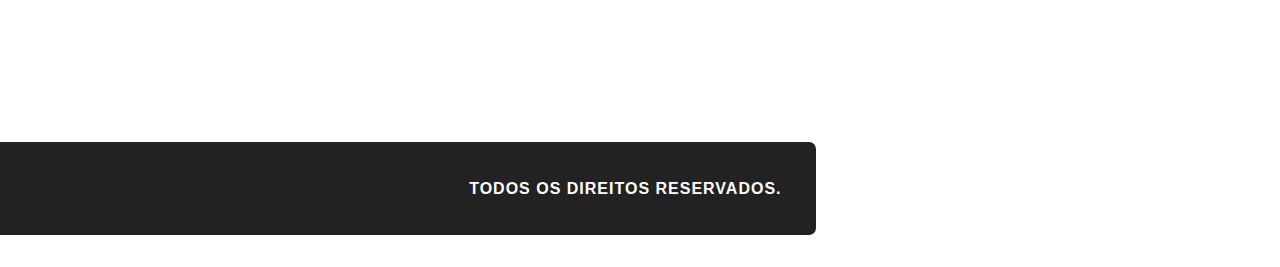
<file: 03-startsTech/index.html>
<!DOCTYPE html>
<html lang="pt-br">

<head>
    <meta charset="UTF-8">
    <meta name="viewport" content="width=device-width, initial-scale=1.0">
    <title>StartsTech - Inovando tecnologia</title>
    <link rel="stylesheet" href="./css/style.css">

    <script>
        document.documentElement.className += ' js';
    </script>
</head>

<body>
    <div class="grid-container">
        <header class="header">
            <a href="#" id="logo"><img src="./img/logo-stars.png" alt="Logo da empresa"></a>
            <nav class="menu">
                <ul>
                    <li><a href="#">Home</a></li>
                    <li><a href="#about" class="js-link-smooth">Sobre</a></li>
                    <li><a href="#faq" class="js-link-smooth">FAQ</a></li>
                    <li><a href="#contact" class="js-link-smooth">Contato</a></li>
                </ul>

                <a href="#" class="btn">Faça seu orçamento</a>
            </nav>
        </header>

        <section class="home-banner padding-side anima-section js-section-scroll">
            <div class="home-banner-text">
                <h2 class="title">Titulo do <span>1 Banner</span></h2>
                <p>Lorem ipsum dolor sit amet consectetur adipisicing elit. Quisquam dolores architecto libero vero odio aliquam pariatur inventore eaque dolore, eligendi fugit! Rem, quo libero sapiente incidunt deserunt non natus laudantium, pariatur adipisci quia dolores rerum, deleniti ex debitis maiores. Tenetur?
                </p>
            </div>
            <div class="home-banner-img">
                <img src="./img/banner-main.png" alt="Imagem do banner">
            </div>
        </section>
    </div>

    <section class="information section-full padding-side anima-section js-section-scroll" id="about">
        <div class="grid-container">
            <div class="information-container">

                <div class="information-box">
                    <img src="./img/icons/like.png" alt="Icone de confiança">
                    <h2 class="small-font text-uppercase">O conselho certo</h2>
                    <p>Nossa equipe é especialista em combiná-lo com o fornecedor certo.</p>
                </div>

                <div class="information-box">
                    <img src="./img/icons/trophy.png" alt="Icone de um troféu">
                    <h2 class="small-font text-uppercase">Reconhecido pela excelência</h2>
                    <p>Fomos premiados pelo nosso alto índice de satisfação do cliente.</p>
                </div>

                <div class="information-box">
                    <img src="./img/icons/statistic.png" alt="Icone de estatistica">
                    <h2 class="small-font text-uppercase">Compare o melhor</h2>
                    <p>Apenas comparamos líderes de mercado com reputação de qualidade de serviço.</p>
                </div>

                <div class="information-box">
                    <img src="./img/icons/diamond.png" alt="Icone de um diamente">
                    <h2 class="small-font text-uppercase">Serviços Premium</h2>
                    <p>Apenas comparamos líderes de mercado com reputação de qualidade de serviço.</p>
                </div>
            </div>
        </div>
    </section>

    <section class="about-info grid-container section-full padding-side anima-section js-section-scroll">
        <div class="about-info-content">
            <img src="./img/building.png" alt="Imagem de um prédio">
            <div>
                <h2 class="title medium-title">Faça um negócio melhor e comece a economizar dinheiro hoje</h2>
                <h3>Comparamos centenas dos principais produtos e planos em muitas categorias para oferecer a você a melhor relação custo-benefício.</h3>

                <div class="about-info-text js-tabnav-content">
                    <p><span>Office Cloud</span> ipsum dolor sit amet consectetur adipisicing elit. Nemo eos reprehenderit nulla veritatis accusamus odit, deleniti laboriosam, in sunt, eaque explicabo hic exercitationem ratione id labore voluptatibus enim distinctio eveniet.</p>

                    <p><span>Hospedagem na WEB</span> ipsum dolor sit amet consectetur adipisicing elit. Nemo eos reprehenderit nulla veritatis accusamus odit, deleniti laboriosam, in sunt, eaque explicabo hic exercitationem ratione id labore voluptatibus enim distinctio eveniet.</p>
                </div>

                <ul class="about-info-tabnav js-tabnav-menu">
                    <li>
                        <div>
                            <span>
                                <img src="./img/cloud.png" alt="Icone de uma nuvem">
                            </span>
                        </div>
                        <div>
                            <h4>Office Cloud</h4>
                            <p>Nossa equipe é especialista em combiná-lo com o fornecedor certo.</p>
                        </div>
                    </li>
                    <li>
                        <div>
                            <span>
                                <img src="./img/networking.png" alt="Icone de networking">
                            </span>
                        </div>
                        <div>
                            <h4>Hospedagem na WEB</h4>
                            <p>Nossa equipe é especialista em combiná-lo com o fornecedor certo.</p>
                        </div>
                    </li>
                </ul>
            </div>
        </div>
    </section>

    <section class="process grid-container padding-side anima-section js-section-scroll">
        <h2 class="title">Processo de <span>Trabalho</span></h2>
        <div>
            <p>A StartTech cria qualquer coisa, desde uma pequena página de marketing até um site sofisticado.</p>
            <div class="process-container">
                <div class="process-box">
                    <img src="./img/process-01.jpeg" alt="">
                    <h3>Pesquisa de Projeto</h3>
                    <p>Lorem ipsum dolor, sit amet consectetur adipisicing elit. Fugiat expedita reiciendis aliquid.
                    </p>
                </div>

                <div class="process-box">
                    <img src="./img/process-02.jpeg" alt="">
                    <h3>Demonstração do projeto</h3>
                    <p>Lorem ipsum dolor, sit amet consectetur adipisicing elit. Fugiat expedita reiciendis aliquid.
                    </p>
                </div>

                <div class="process-box">
                    <img src="./img/process-03.jpeg" alt="">
                    <h3>Desenvolvimento e entrega</h3>
                    <p>Lorem ipsum dolor, sit amet consectetur adipisicing elit. Fugiat expedita reiciendis aliquid.
                    </p>
                </div>
            </div>
        </div>
    </section>

    <section class="our-services section-full padding-side anima-section js-section-scroll">
        <div class="grid-container">
            <h2 class="title">Nossos <span>serviços</span></h2>
            <div>
                <p>A StartTech cria qualquer coisa, desde uma pequena página de marketing até um site sofisticado.</p>
                <div class="our-services-container">
                    <div class="our-services-box">
                        <img src="./img/icons/monitor.png" alt="">
                        <h3>Design criativo</h3>
                        <p>Lorem ipsum dolor, sit amet consectetur adipisicing elit. Fugiat expedita reiciendis
                            aliquid.</p>
                    </div>
                    <div class="our-services-box">
                        <img src="./img/icons/coding.png" alt="">
                        <h3>Desenvolvimento web</h3>
                        <p>Lorem ipsum dolor, sit amet consectetur adipisicing elit. Fugiat expedita reiciendis
                            aliquid.</p>
                    </div>
                    <div class="our-services-box">
                        <img src="./img/icons/loupe.png" alt="">
                        <h3>Marketing digital</h3>
                        <p>Lorem ipsum dolor, sit amet consectetur adipisicing elit. Fugiat expedita reiciendis
                            aliquid.</p>
                    </div>
                    <div class="our-services-box">
                        <img src="./img/icons/pen-tool.png" alt="">
                        <h3>Design gráfico</h3>
                        <p>Lorem ipsum dolor, sit amet consectetur adipisicing elit. Fugiat expedita reiciendis
                            aliquid.</p>
                    </div>
                    <div class="our-services-box">
                        <img src="./img/icons/smartphone.png" alt="">
                        <h3>Desenvolvimento de aplicativos</h3>
                        <p>Lorem ipsum dolor, sit amet consectetur adipisicing elit. Fugiat expedita reiciendis
                            aliquid.</p>
                    </div>
                    <div class="our-services-box">
                        <img src="./img/icons/view.png" alt="">
                        <h3>SEO</h3>
                        <p>Lorem ipsum dolor, sit amet consectetur adipisicing elit. Fugiat expedita reiciendis
                            aliquid.</p>
                    </div>

                    <a href="#" class="btn">Faça seu oraçamento</a>
                </div>
            </div>
        </div>
    </section>

    <section class="faq grid-container section-full padding-side anima-section js-section-scroll" id="faq">
        <h2 class="title">Perguntas <span>Frequentes</span></h2>

        <dl class="faq-items js-accordion">
            <dt>Qual a idade das empresas?</dt>
            <dd>Lorem ipsum dolor sit amet consectetur adipisicing elit. Similique repellendus ea sed maxime accusantium corporis esse quo, consequuntur tempora ipsa!</dd>
            <dt>Eles são empresas?</dt>
            <dd>Lorem ipsum dolor sit amet consectetur adipisicing elit. Similique repellendus ea sed maxime accusantium corporis esse quo, consequuntur tempora ipsa! dolor sit amet.</dd>
            <dt>Qual a diferença?</dt>
            <dd>Lorem ipsum dolor sit amet consectetur adipisicing elit. Similique repellendus ea sed maxime accusantium corporis esse quo, consequuntur tempora ipsa! dolor sit amet.</dd>
            <dt>Como proteger?</dt>
            <dd>Lorem ipsum dolor sit amet consectetur adipisicing elit. Similique repellendus ea sed maxime accusantium.</dd>
        </dl>
    </section>

    <section class="contact grid-container section-full padding-side anima-section js-section-scroll" id="contact">
        <h2 class="title">Entre em <span>Contato conosco</span></h2>
        <div class="contact-container">
            <div class="contact-map">
                <img src="./img/mapa.png" alt="imagem do local">
            </div>
            <div class="contact-info">
                <ul class="dados">
                    <li>contato@contato.com</li>
                    <li>+55 (21) 9999-9999</li>
                    <li>Rio do Brooklyn - SP</li>
                    <li>Aqui será mais um texto</li>
                    <li> Atendimento de: Seg à Sex das 8 às 18</li>
                    <li><a href="#" class="btn">Entre em contato</a></li>
                </ul>
            </div>
        </div>
    </section>

    <footer class="footer-copy">
        <div class="grid-container">
            <p>Todos os direitos reservados.</p>
        </div>
    </footer>

    <script src="./js/script.js"></script>
</body>

</html>
</file>
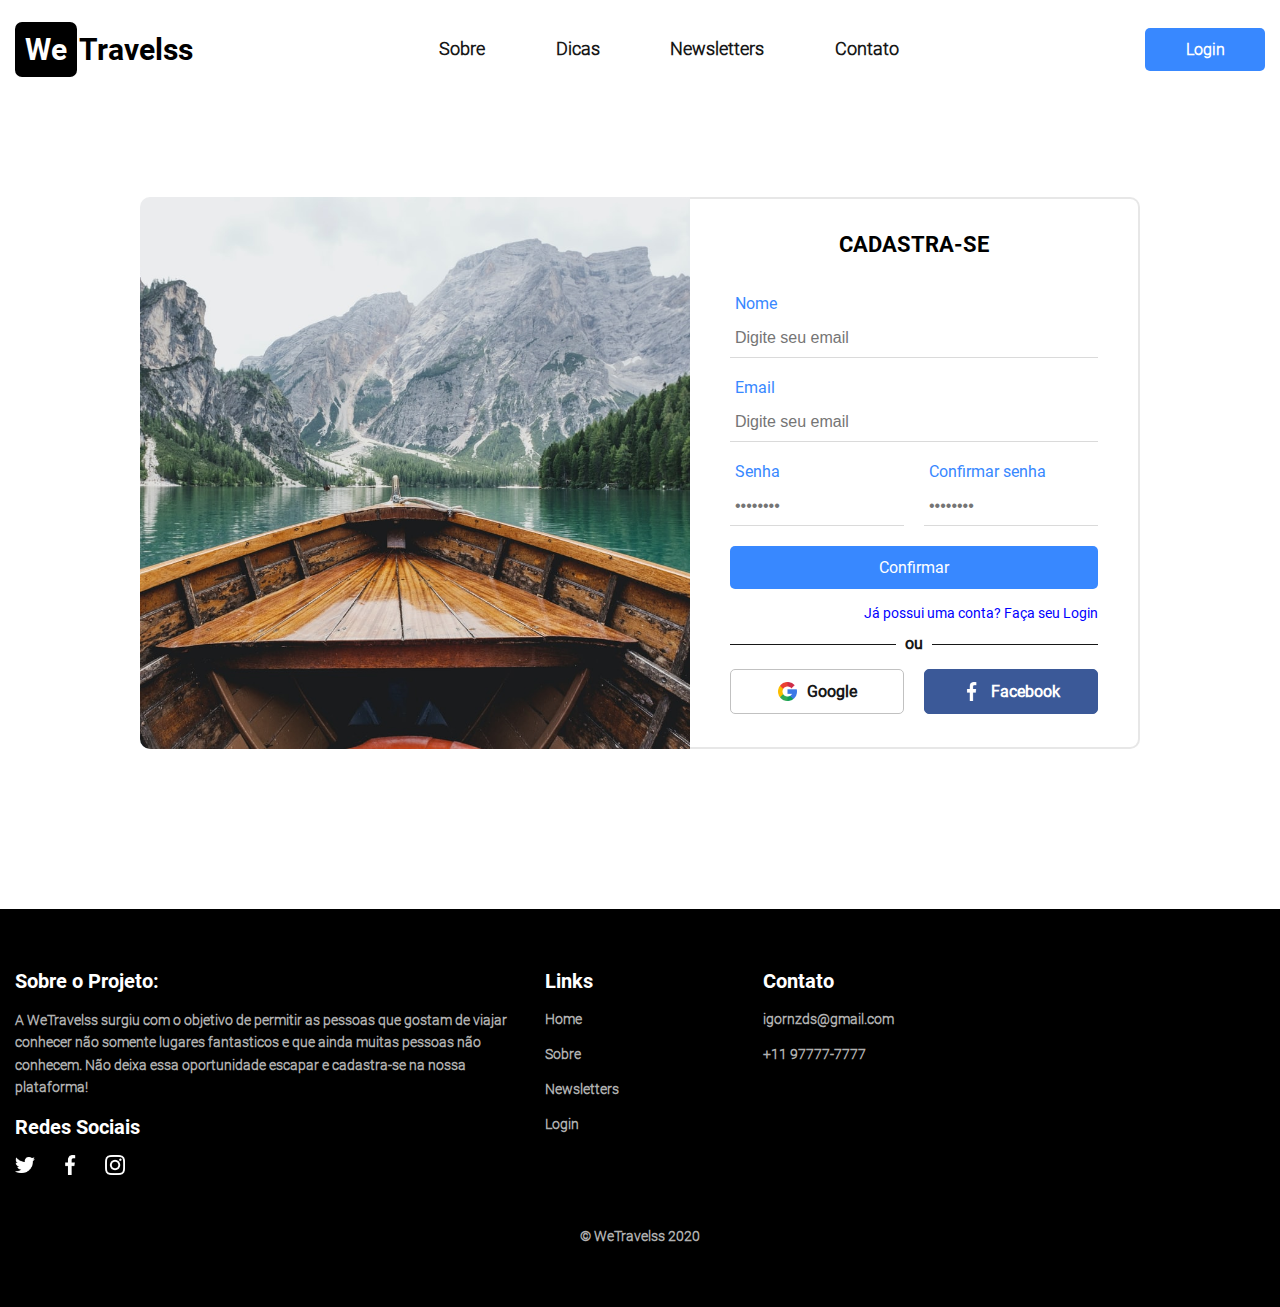
<file: 02-weTravelss/cadastrar.html>
<!DOCTYPE html>
<html lan="pt-BR">

<head>
    <meta charset="Utf-8">
    <meta name="viewport" content="width=device-width, initial-scale=1">

    <link rel="stylesheet" href="css/default.css">
    <link rel="stylesheet" href="css/header.css">
    <link rel="stylesheet" href="css/footer.css">
    <link rel="stylesheet" href="css/pages/login-cadastrar.css">
    <link rel="stylesheet" href="css/responsive.css">

    <title>WeTravelss | Cadastrar</title>
</head>

<body>
    <header class="header">
        <div class="container">
            <div class="row">
                <input type="checkbox" id="checkbox-menu">
                <label class="checkbox-menu-label" for="checkbox-menu">
                    <span></span>
                    <span></span>
                    <span></span>
                </label>

                <nav class="header-nav">
                    <a href="index.html" class="header-logo"><span>We</span> Travelss</a>
                    <ul>
                        <li><a href="index.html#about">Sobre</a></li>
                        <li><a href="index.html#tips">Dicas</a></li>
                        <li><a href="#">Newsletters</a></li>
                        <li><a href="contato.html">Contato</a></li>
                        <li><a href="login.html" class="btn btn-login-mobile">Login</a></li>
                    </ul>

                    <a href="login.html" class="btn">Login</a>
                </nav>
            </div>
        </div>
    </header>

    <main class="authentication-main-form authentication-main-cadastrar">
        <div class="container">
            <div class="row">
                <div class="authentication-main-banner">
                    <!-- IMG -->
                </div>
                <div class="authentication-main-content">
                    <h1 class="title-form">Cadastra-se</h1>
                    <form>
                        <label for="CNome">Nome</label>
                        <input class="input" type="text" placeholder="Digite seu email" id="CNome">

                        <label for="CEmail">Email</label>
                        <input class="input" type="password" placeholder="Digite seu email" id="CEmail">

                        <div class="box-authentication-password">
                            <div>
                                <label for="CCSenha">Senha</label>
                                <input class="input" type="password" placeholder="••••••••" id="CCSenha">
                            </div>
                            <div>
                                <label for="CCSenha">Confirmar senha</label>
                                <input class="input" type="password" placeholder="••••••••" id="CCSenha">
                            </div>
                        </div>

                        <button class="btn" type="submit">Confirmar</button>

                        <a class="authentication-main-text" href="login.html">Já possui uma conta? Faça seu Login</a>

                        <span>ou</span>
                        <div class="authentication-main-social">
                            <a class="btn btn-google" href="#"><img src="./img/icons/google.png" alt="icone da google">Google</a>
                            <a class="btn btn-facebook" href="#"><img src="./img/icons/facebook-white.png" alt="icone do facebook">Facebook</a>
                        </div>
                    </form>
                </div>
            </div>
        </div>
    </main>

    <footer class="footer">
        <div class="container">
            <div class="row">
                <div class="footer-box">
                    <h4>Sobre o Projeto:</h4>

                    <p>A WeTravelss surgiu com o objetivo de permitir as pessoas que gostam de viajar conhecer não somente lugares fantasticos e que ainda muitas pessoas não conhecem. Não deixa essa oportunidade escapar e <a href="./cadastrar.html">cadastra-se</a> na nossa plataforma!</p>

                    <h4>Redes Sociais</h4>
                    <ul class="footer-box-networks">
                        <li>
                            <a href="#"><img src="./img/icons/twitter-white.png" alt="icone do twitter"></a>
                        </li>
                        <li>
                            <a href="#"><img src="./img/icons/facebook-white.png" alt="icone do facebook"></a>
                        </li>
                        <li>
                            <a href="#"><img src="./img/icons/instagram-white.png" alt="icone do instagram"></a>
                        </li>
                    </ul>
                </div>

                <div class="footer-box">
                    <h4>Links</h4>
                    <ul>
                        <li><a href="./index.html">Home</a></li>
                        <li><a href="#home_about">Sobre</a></li>
                        <li><a href="#home_dicas">Newsletters</a></li>
                        <li><a href="./login.html">Login</a></li>
                    </ul>
                </div>

                <div class="footer-box">
                    <h4>Contato</h4>
                    <ul>
                        <li><a href="mailto:igornzds@gmail.com">igornzds@gmail.com</a></li>
                        <li><a href="#">+11 97777-7777</a></li>
                    </ul>
                </div>

                <p class="footer-copy">© WeTravelss 2020</p>
            </div>
        </div>
    </footer>
</body>

</html>
</file>
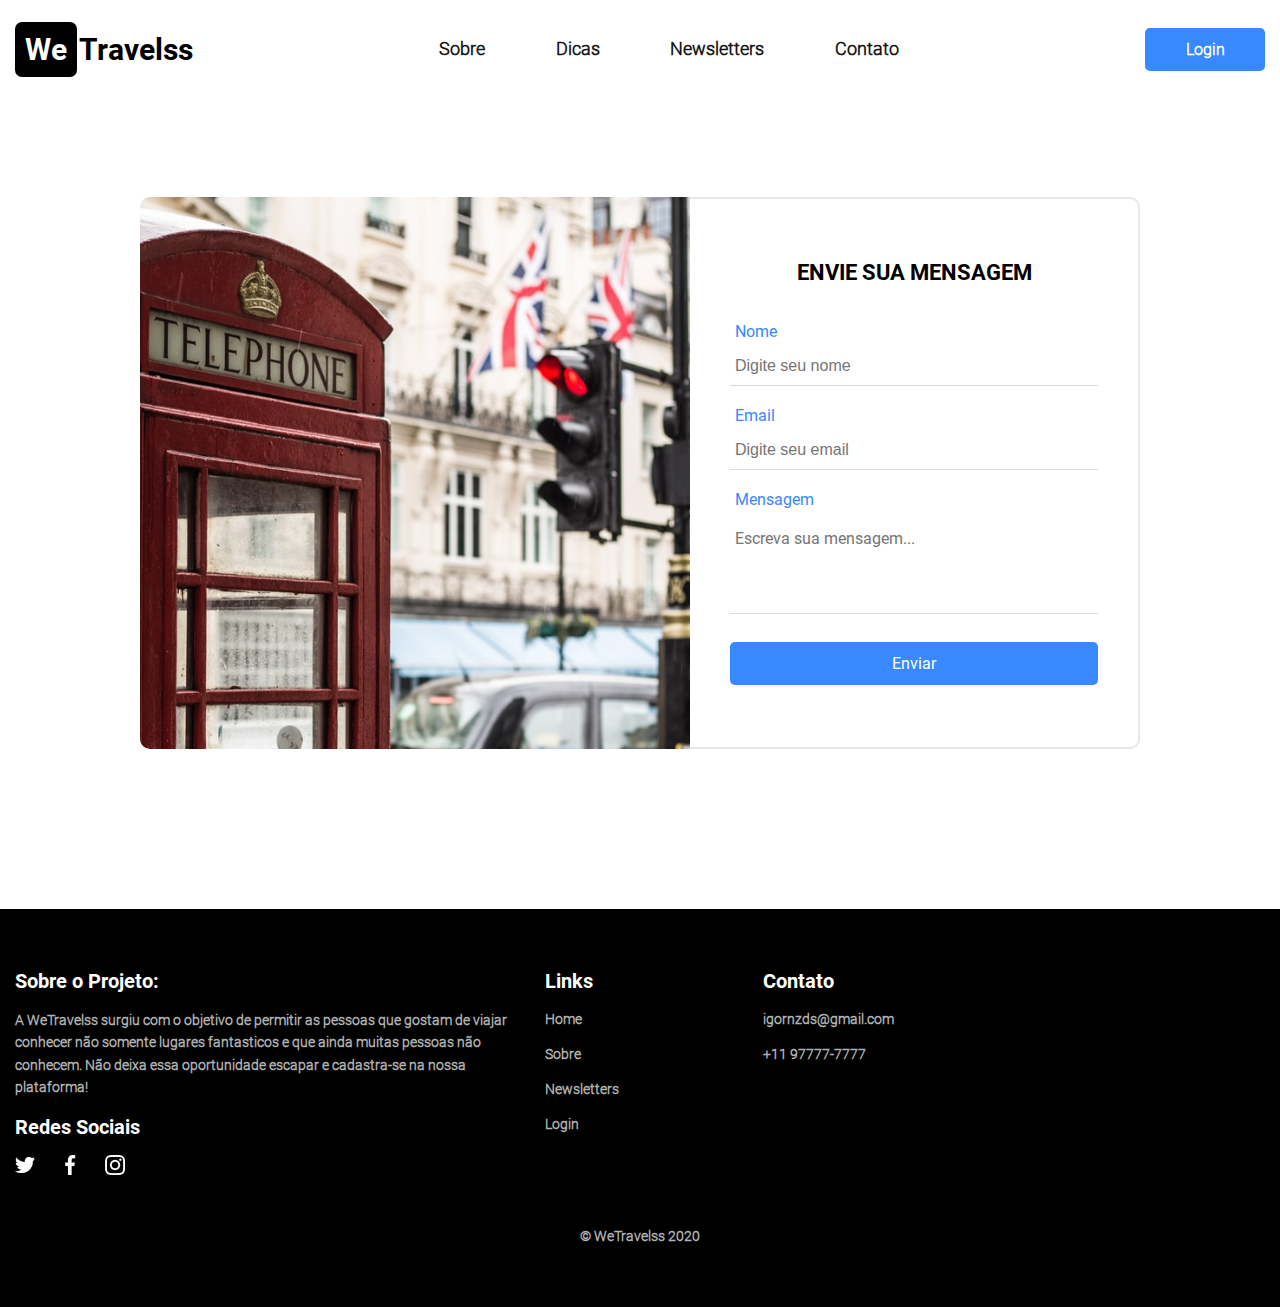
<file: 02-weTravelss/contato.html>
<!DOCTYPE html>
<html lan="pt-BR">

<head>
    <meta charset="Utf-8">
    <meta name="viewport" content="width=device-width, initial-scale=1">

    <link rel="stylesheet" href="css/default.css">
    <link rel="stylesheet" href="css/header.css">
    <link rel="stylesheet" href="css/footer.css">
    <link rel="stylesheet" href="css/pages/contato.css">
    <link rel="stylesheet" href="css/responsive.css">

    <title>WeTravelss | Contato</title>
</head>

<body>
    <header class="header">
        <div class="container">
            <div class="row">
                <input type="checkbox" id="checkbox-menu">
                <label class="checkbox-menu-label" for="checkbox-menu">
                    <span></span>
                    <span></span>
                    <span></span>
                </label>

                <nav class="header-nav">
                    <a href="index.html" class="header-logo"><span>We</span> Travelss</a>
                    <ul>
                        <li><a href="index.html#about">Sobre</a></li>
                        <li><a href="index.html#tips">Dicas</a></li>
                        <li><a href="#">Newsletters</a></li>
                        <li><a href="contato.html">Contato</a></li>
                        <li><a href="login.html" class="btn btn-login-mobile">Login</a></li>
                    </ul>

                    <a href="login.html" class="btn">Login</a>
                </nav>
            </div>
        </div>
    </header>

    <main class="contact-main">
        <div class="container">
            <div class="row">
                <div class="contact-main-banner">
                    <!-- IMG -->
                </div>
                <div class="contact-main-content">
                    <h1 class="title-form">Envie sua mensagem</h1>
                    <form>
                        <label for="nome">Nome</label>
                        <input class="input" type="text" placeholder="Digite seu nome">

                        <label for="email">Email</label>
                        <input class="input" type="email" placeholder="Digite seu email">

                        <label for="nome">Mensagem</label>
                        <textarea class="input" type="text" placeholder="Escreva sua mensagem..."></textarea>

                        <button class="btn" type="submit">Enviar</button>
                    </form>
                </div>
            </div>
        </div>
    </main>

    <footer class="footer">
        <div class="container">
            <div class="row">
                <div class="footer-box">
                    <h4>Sobre o Projeto:</h4>

                    <p>A WeTravelss surgiu com o objetivo de permitir as pessoas que gostam de viajar conhecer não somente lugares fantasticos e que ainda muitas pessoas não conhecem. Não deixa essa oportunidade escapar e <a href="./cadastrar.html">cadastra-se</a> na nossa plataforma!</p>

                    <h4>Redes Sociais</h4>
                    <ul class="footer-box-networks">
                        <li>
                            <a href="#"><img src="./img/icons/twitter-white.png" alt="icone do twitter"></a>
                        </li>
                        <li>
                            <a href="#"><img src="./img/icons/facebook-white.png" alt="icone do facebook"></a>
                        </li>
                        <li>
                            <a href="#"><img src="./img/icons/instagram-white.png" alt="icone do instagram"></a>
                        </li>
                    </ul>
                </div>

                <div class="footer-box">
                    <h4>Links</h4>
                    <ul>
                        <li><a href="./index.html">Home</a></li>
                        <li><a href="#home_about">Sobre</a></li>
                        <li><a href="#home_dicas">Newsletters</a></li>
                        <li><a href="./login.html">Login</a></li>
                    </ul>
                </div>

                <div class="footer-box">
                    <h4>Contato</h4>
                    <ul>
                        <li><a href="mailto:igornzds@gmail.com">igornzds@gmail.com</a></li>
                        <li><a href="#">+11 97777-7777</a></li>
                    </ul>
                </div>

                <p class="footer-copy">© WeTravelss 2020</p>
            </div>
        </div>
    </footer>
</body>

</html>
</file>
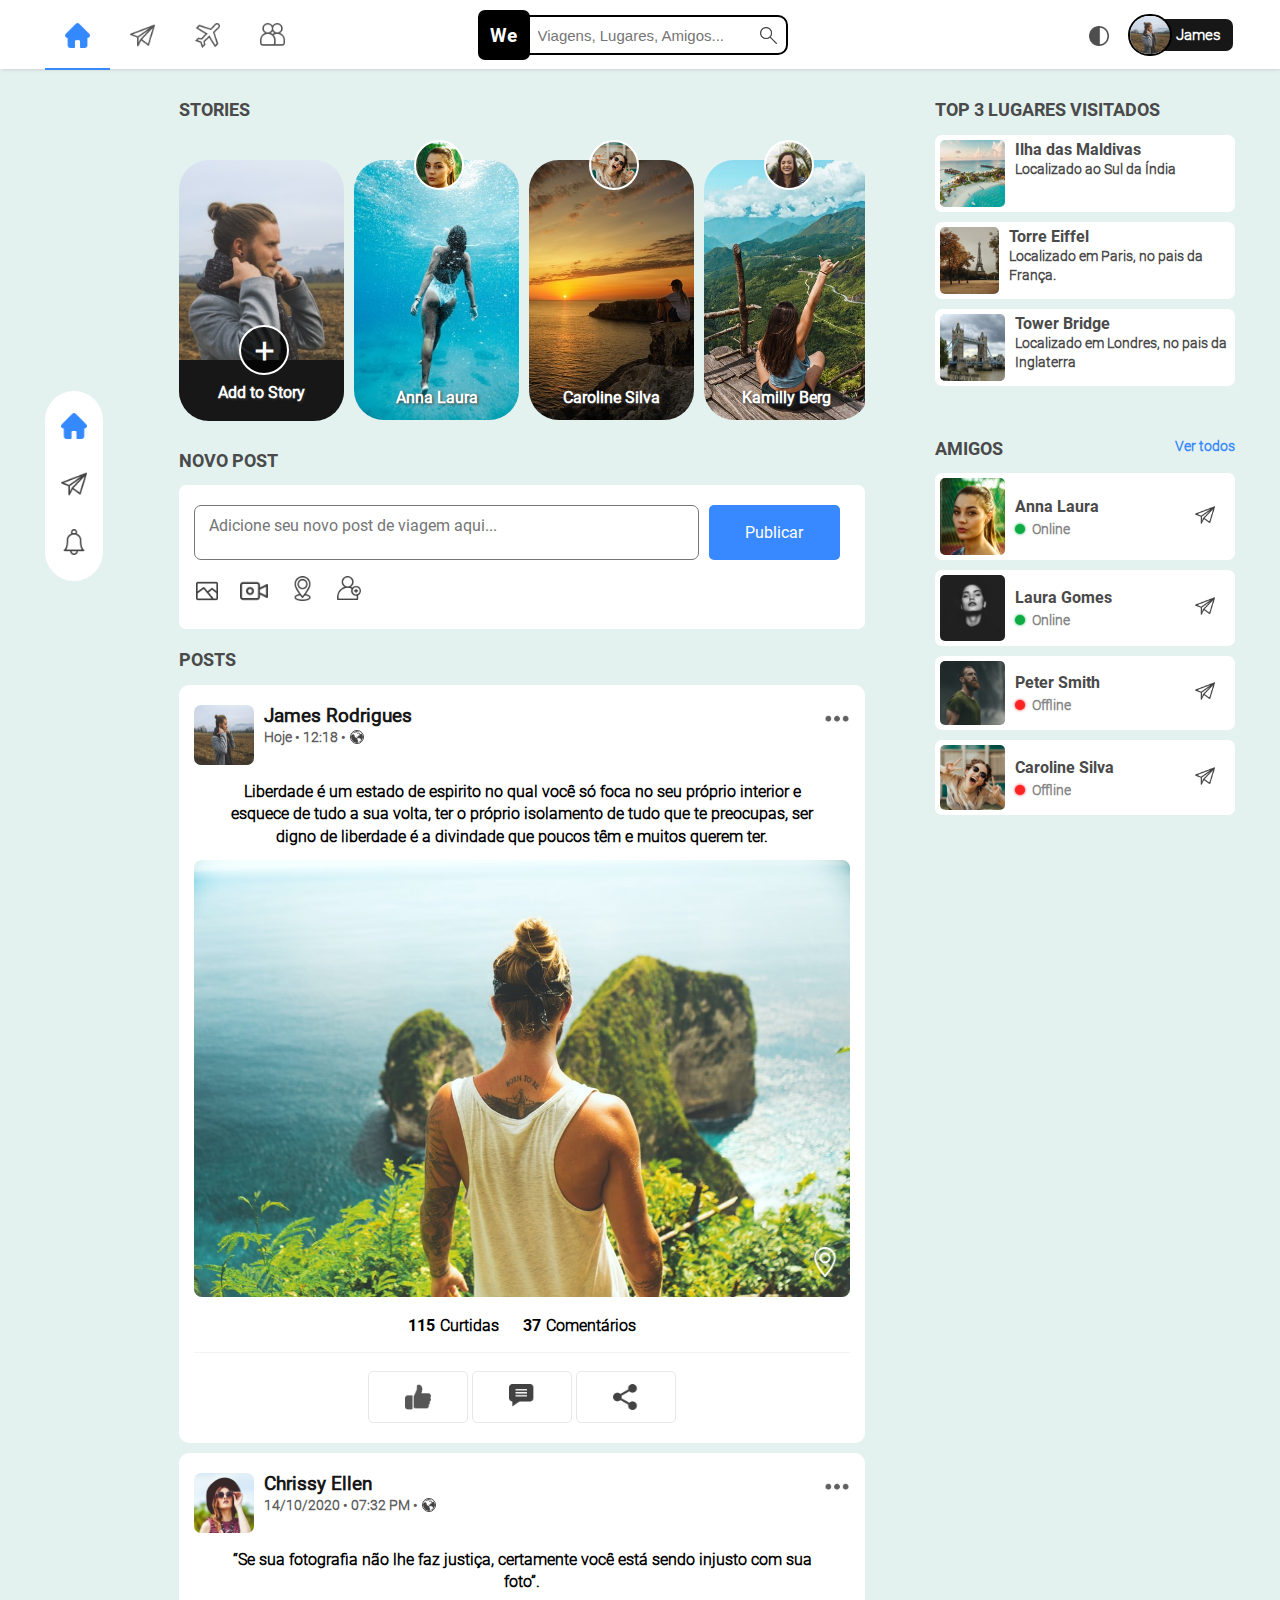
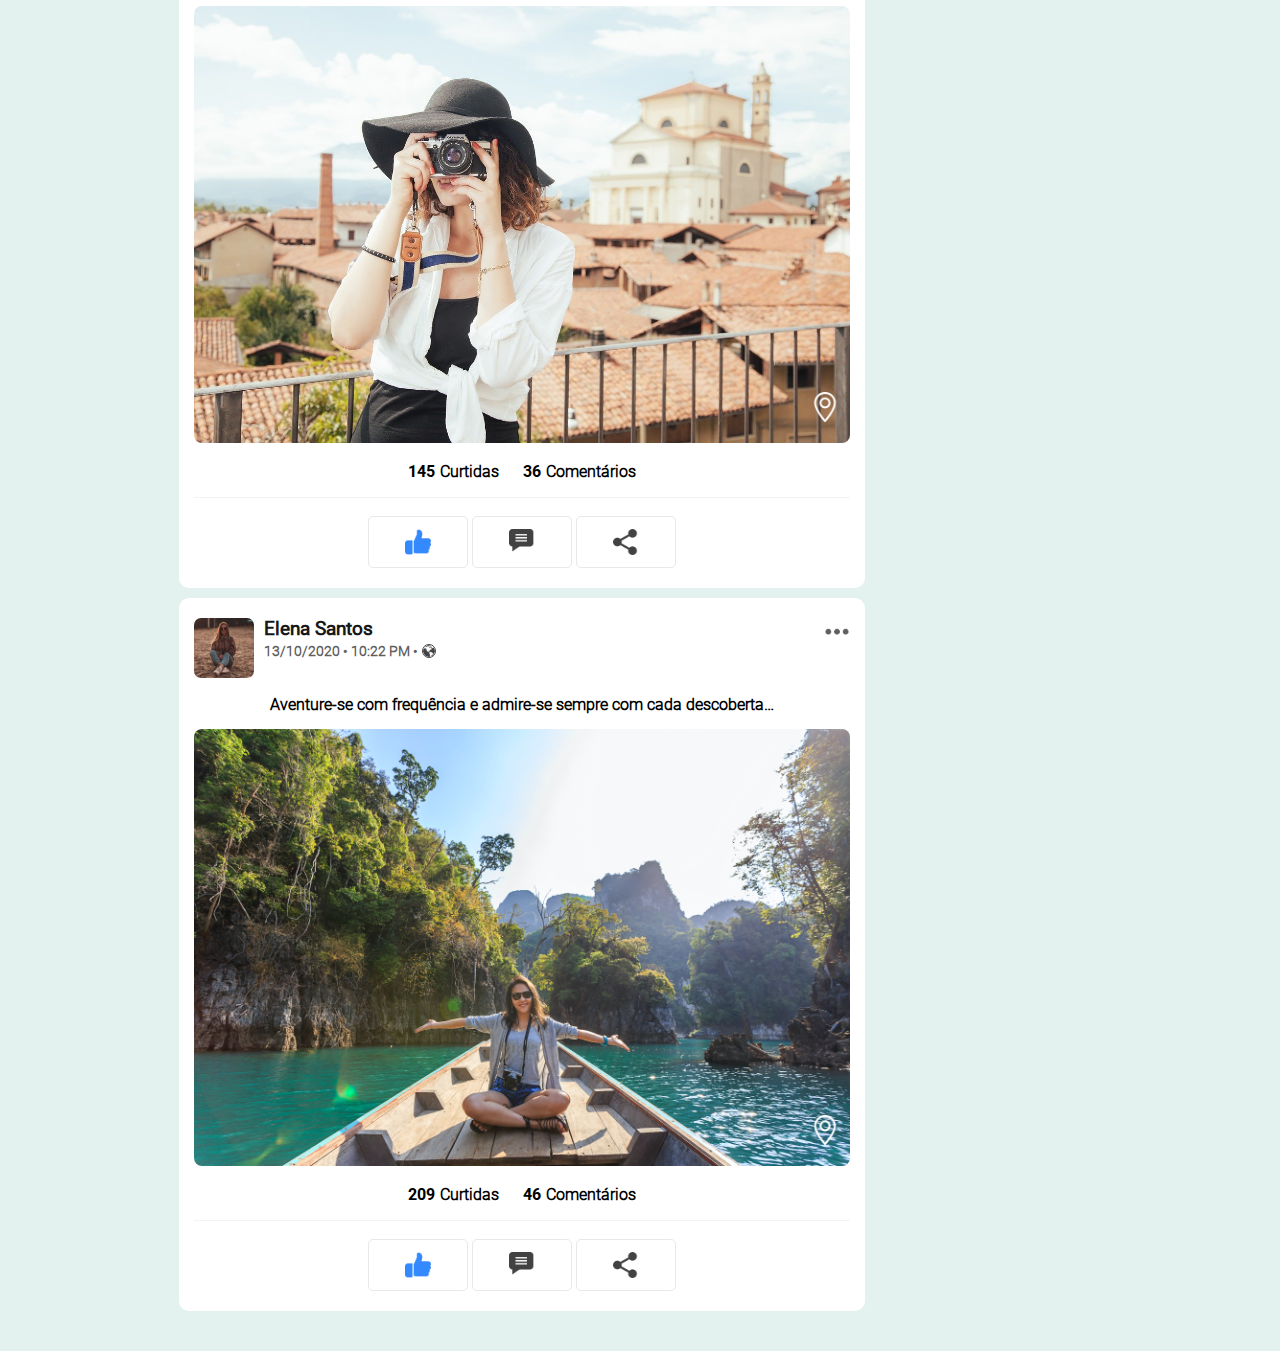
<file: 02-weTravelss/home.html>
<!DOCTYPE html>
<html lang="pt-br">

<head>
    <meta charset="UTF-8">
    <meta name="viewport" content="width=device-width, initial-scale=1.0">

    <link rel="stylesheet" href="css/default.css">
    <link rel="stylesheet" href="css/user-logado-header.css">
    <link rel="stylesheet" href="css/user-logado-elements.css">
    <link rel="stylesheet" href="css/pages/home.css">
    <link rel="stylesheet" href="css/responsive.css">
    <link rel="stylesheet" href="css/theme-dart.css">
    <meta name="viewport" content="width=device-width, initial-scale=1">

    <title>WeTravelss | Home</title>
</head>

<body>
    <input type="checkbox" id="activeThemeDark" class="themeDark">
    <div class="wrapper dark">
        <header class="header-logado">
            <div class="container-logado">
                <div class="row">
                    <nav class="header-nav header-nav-logado">
                        <ul class="header-nav-left">
                            <li><a href="home.html" class="active has-tooltip has-tooltip--edit"><img src="./img/icons/menu-home-active.png" alt="Icone da página home"></a></li> <!-- COR CINZA ESCURO(AJUSTAR)-->
                            <li><a href="#" class="has-tooltip has-tooltip--edit"><img src="./img/icons/send.png" alt="Icone de mensagens"></a></li>
                            <li><a href="local.html" class="has-tooltip has-tooltip--edit"><img src="./img/icons/menu-travel.png" alt=""></a></li>
                            <li><a href="#" class="has-tooltip has-tooltip--edit"><img src="./img/icons/menu-friends.png" alt=""></a></li>
                        </ul>

                        <div class="header-nav-center">
                            <a href="#" class="header-logo header-logo-logado"><span>We</span></a>
                            <input type="text" placeholder="Viagens, Lugares, Amigos...">
                            <button type="submit"></button>
                        </div>

                        <ul class="header-nav-right">
                            <li class="theme-dart-label"><label for="activeThemeDark"></label></li>
                            <li class="photo-perfil has-submenu">
                                <a href="#"><img src="./img/user-01.jpeg" alt="Foto do usuário"> <span>James</span></a>
                                <ul class="sub-menu sub-menu-perfil">
                                    <li><a href="perfil.html">Perfil</a></li>
                                    <li><a href="#">Fotos</a></li>
                                    <li><a href="#">Viagens</a></li>
                                    <li><a href="#">Configurações</a></li>
                                    <li><a href="index.html">Sair</a></li>
                                </ul>
                            </li>
                        </ul>
                    </nav>

                    <!-- NAV-MOBILE -->
                    <span class="theme-dart-label"><label for="activeThemeDark"></label></span>
                    <input type="checkbox" id="checkbox-menu">
                    <label class="checkbox-menu-label" for="checkbox-menu">
                        <span></span>
                        <span></span>
                        <span></span>
                    </label>
                    <nav class="header-nav header-nav-logado-mobile">
                        <a href="home.html" class="header-logo header-logo-logado"><span>We</span> Travelss</a>
                        <ul>
                            <li><a href="home.html">Início</a></li>
                            <li><a href="perfil.html">Perfil</a></li>
                            <li><a href="local.html">Trends viagens</a></li>
                            <li><a href="#">Mensagens</a></li>
                            <li><a href="#" class="header-nav-more">Mais opções</a></li>
                            <!-- <li><a href="#">Notificações</a></li> -->
                            <!-- <li><a href="#">Amigos</a></li> -->
                            <!-- <li><a href="#">Albuns</a></li> -->
                            <!-- <li><a href="#">Viagens</a></li> -->
                            <!-- <li><a href="#">Configurações</a></li> -->
                            <li><a href="index.html">Sair</a></li>
                        </ul>
                    </nav>
                </div>
            </div>
        </header>

        <main class="content">
            <div class=" container-logado">
                <div class="row grid-logado grid-logado-cl-3 grid-logado-cl-md-2 grid-logado-cl-sm-1">
                    <div class="content-left">
                        <ul>
                            <li><a href="#" class="has-tooltip has-tooltip-toleft has-tooltip--edit"><img src="./img/icons/menu-home-active.png" alt="Icone de mensagens"></a></li>
                            <li><a href="#" class="has-tooltip has-tooltip-toleft has-tooltip--edit"><img src="./img/icons/menu-message2.png" alt="Icone de mensagens"></a></li>
                            <li><a href="#" class="has-tooltip has-tooltip-toleft has-tooltip--edit"><img src="./img/icons/menu-notification.png" alt="Icone de notificações"></a></li>
                        </ul>
                    </div>

                    <div class="content-center">
                        <div class="stories">
                            <h2 class="small-title">Stories</h2>
                            <div class="stories-content">
                                <ul class="stories-box">
                                    <li class="stories-box-user">
                                        <a href="#">
                                            <span class="add-stories">+</span>
                                            <!-- <ul class="stories-box-all"></ul> // inserir quando "mexer" com JS -->
                                            <h3>Add to Story</h3>
                                        </a>
                                    </li>
                                    <li class="stories-box-user">
                                        <a href="#">
                                            <span></span>
                                            <h3>Anna Laura</h3>
                                        </a>
                                    </li>
                                    <li class="stories-box-user">
                                        <a href="#">
                                            <span></span>
                                            <h3>Caroline Silva</h3>
                                        </a>
                                    </li>
                                    <li class="stories-box-user">
                                        <a href="#">
                                            <span></span>
                                            <h3>Kamilly Berg</h3>
                                        </a>
                                    </li>
                                    <li class="stories-box-user">
                                        <a href="#">
                                            <span></span>
                                            <h3>Greg Miller</h3>
                                        </a>
                                    </li>
                                    <li class="stories-box-user">
                                        <a href="#">
                                            <span></span>
                                            <h3>Laura Gomes</h3>
                                        </a>
                                    </li>
                                    <li class="stories-box-user">
                                        <a href="#">
                                            <span></span>
                                            <h3>Peter Smith</h3>
                                        </a>
                                    </li>
                                </ul>
                            </div>
                        </div>

                        <div class="posts">
                            <div class="posts-new">
                                <h2 class="small-title">Novo post</h2>
                                <div class="posts-new-box">
                                    <div>
                                        <textarea placeholder="Adicione seu novo post de viagem aqui..."></textarea>
                                        <button class="btn btn-publicar">Publicar</button>
                                        <ul>
                                            <li><a href="#" class="has-tooltip has-tooltip-tobottom has-tooltip--edit"><img src="./img/icons/picture.png" alt="Icone de imagem"></a></li>
                                            <li><a href="#" class="has-tooltip has-tooltip-tobottom has-tooltip--edit"><img src="./img/icons/video-camera.png" alt="Icone de video"></a></li>
                                            <li><a href="#" class="has-tooltip has-tooltip-tobottom has-tooltip--edit"><img src="./img/icons/place.png" alt="Icone de localização"></a></li>
                                            <li><a href="#" class="has-tooltip has-tooltip-tobottom has-tooltip--edit"><img src="./img/icons/add-friend.png" alt="Icone de pessoas"></a></li>
                                        </ul>
                                    </div>
                                </div>
                            </div>

                            <div class="post-item">
                                <h2 class="small-title">Posts</h2>
                                <div class="post-item-box">
                                    <div class="post-item-header">
                                        <div>
                                            <a href="perfil.html">
                                                <img src="./img/user-01.jpeg" alt="Imagem do usuário">
                                            </a>
                                            <div>
                                                <h3><a href="perfil.html">James Rodrigues</a></h3>
                                                <span>Hoje • 12:18 • <img src="./img/icons/worldwide.png" alt="icone de privacidade do post"></span>
                                            </div>
                                        </div>
                                        <a class="more-options"></a>
                                    </div>
                                    <div class="post-item-content">
                                        <p>Liberdade é um estado de espirito no qual você só foca no seu próprio interior e esquece de tudo a sua volta, ter o próprio isolamento de tudo que te preocupas, ser digno de liberdade é a divindade que poucos têm e muitos querem ter.</p>
                                        <div class="post-item-content-img">
                                            <img src="./img/storie-post-09.jpg" alt="">
                                            <div class="post-item-content-location">
                                                <img src="./img/icons/location.png" alt="icone de localização">
                                                <div>
                                                    <p>Kelingking Tour</p>
                                                    <span>Indonesia</span>
                                                </div>
                                            </div>
                                        </div>
                                    </div>
                                    <div class="post-item-info">
                                        <p><span>115</span>Curtidas</p>
                                        <p><span>37</span>Comentários</p>
                                    </div>
                                    <div class="post-item-actions">
                                        <button class="btn-action btn-curtir has-tooltip has-tooltip-tobottom has-tooltip--edit">
                                            <img src="./img/icons/like.png" alt="Icone de curtir">
                                        </button>
                                        <button class="btn-action btn-comment btn-curtir has-tooltip has-tooltip-tobottom has-tooltip--edit">
                                            <img src="./img/icons/comment.png" alt="Icone de comentar">
                                        </button>
                                        <button class="btn-action btn-share btn-curtir has-tooltip has-tooltip-tobottom has-tooltip--edit">
                                            <img src="./img/icons/share.png" alt="Icone de compartilhar">
                                        </button>
                                    </div>
                                </div>

                                <div class="post-item-box">
                                    <div class="post-item-header">
                                        <div>
                                            <a href="#">
                                                <img src="./img/timeline-user01.jpg" alt="Imagem do usuário">
                                            </a>
                                            <div>
                                                <h3><a href="#">Chrissy Ellen</a></h3>
                                                <span>14/10/2020 • 07:32 PM • <img src="./img/icons/worldwide.png" alt="icone de privacidade do post"></span>
                                            </div>
                                        </div>
                                        <a class="more-options"></a>
                                    </div>
                                    <div class="post-item-content">
                                        <p>“Se sua fotografia não lhe faz justiça, certamente você está sendo injusto com sua foto”.</p>
                                        <div class="post-item-content-img">
                                            <img src="./img/timeline-post02.jpg" alt="">
                                            <div class="post-item-content-location">
                                                <img src="./img/icons/location.png" alt="icone de localização">
                                                <div>
                                                    <p>Cinque Terre</p>
                                                    <span>Itália</span>
                                                </div>
                                            </div>
                                        </div>
                                    </div>
                                    <div class="post-item-info">
                                        <p><span>145</span>Curtidas</p>
                                        <p><span>36</span>Comentários</p>
                                    </div>
                                    <div class="post-item-actions">
                                        <button class="btn-action btn-curtir has-tooltip has-tooltip-tobottom has-tooltip--edit">
                                            <img src="./img/icons/like-active.png" alt="Icone de curtir">
                                        </button>
                                        <button class="btn-action btn-comment btn-curtir has-tooltip has-tooltip-tobottom has-tooltip--edit">
                                            <img src="./img/icons/comment.png" alt="Icone de comentar">
                                        </button>
                                        <button class="btn-action btn-share btn-curtir has-tooltip has-tooltip-tobottom has-tooltip--edit">
                                            <img src="./img/icons/share.png" alt="Icone de compartilhar">
                                        </button>
                                    </div>
                                </div>

                                <div class="post-item-box">
                                    <div class="post-item-header">
                                        <div>
                                            <a href="#">
                                                <img src="./img/timeline-user03.jpeg" alt="Imagem do usuário">
                                            </a>
                                            <div>
                                                <h3><a href="#">Elena Santos</a></h3>
                                                <span>13/10/2020 • 10:22 PM • <img src="./img/icons/worldwide.png" alt="icone de privacidade do post"></span>
                                            </div>
                                        </div>
                                        <a class="more-options"></a>
                                    </div>
                                    <div class="post-item-content">
                                        <p>Aventure-se com frequência e admire-se sempre com cada descoberta…</p>
                                        <div class="post-item-content-img">
                                            <img src="./img/timeline-post01.jpg" alt="">
                                            <div class="post-item-content-location">
                                                <img src="./img/icons/location.png" alt="icone de localização">
                                                <div>
                                                    <p>Lago Konigssee</p>
                                                    <span>Alemanha</span>
                                                </div>
                                            </div>
                                        </div>
                                    </div>
                                    <div class="post-item-info">
                                        <p><span>209</span>Curtidas</p>
                                        <p><span>46</span>Comentários</p>
                                    </div>
                                    <div class="post-item-actions">
                                        <button class="btn-action btn-curtir has-tooltip has-tooltip-tobottom has-tooltip--edit">
                                            <img src="./img/icons/like-active.png" alt="Icone de curtir">
                                        </button>
                                        <button class="btn-action btn-comment btn-curtir has-tooltip has-tooltip-tobottom has-tooltip--edit">
                                            <img src="./img/icons/comment.png" alt="Icone de comentar">
                                        </button>
                                        <button class="btn-action btn-share btn-curtir has-tooltip has-tooltip-tobottom has-tooltip--edit">
                                            <img src="./img/icons/share.png" alt="Icone de compartilhar">
                                        </button>
                                    </div>
                                </div>
                            </div>
                        </div>
                    </div>

                    <div class="content-right">
                        <div class="top-travels">
                            <h2 class="small-title">Top 3 lugares visitados</h2>

                            <a href="local.html" class="top-travels-item">
                                <img src="./img/local-01.jpeg" alt="imagem da lugar">
                                <div>
                                    <h3>Ilha das Maldivas</h3>
                                    <span>Localizado ao Sul da Índia</span>
                                </div>
                            </a>

                            <a href="local.html" class="top-travels-item">
                                <img src="./img/mini-banner-eiffel-tower.jpeg" alt="Imagem do lugar">
                                <div>
                                    <h3>Torre Eiffel</h3>
                                    <span>Localizado em Paris, no pais da França.</span>
                                </div>
                            </a>

                            <a href="local.html" class="top-travels-item">
                                <img src="./img/locais/place-02.jpeg" alt="Imagem do lugar">
                                <div>
                                    <h3>Tower Bridge</h3>
                                    <span>Localizado em Londres, no pais da Inglaterra</span>
                                </div>
                            </a>
                        </div>
                        <div class="your-friends">
                            <div class="your-friends-options">
                                <h2 class="small-title">Amigos</h2>
                                <a href="#">Ver todos</a>
                            </div>
                            <div class="your-friends-item">
                                <a href="#">
                                    <img src="./img/storie-user-01.jpeg" alt="imagem do lugar">
                                    <div>
                                        <h3>Anna Laura</h3>
                                        <span class="status-online">Online</span>
                                    </div>
                                </a>
                                <span><img src="./img/icons/menu-message2.png" alt="Icone de mensagens"></span>
                            </div>

                            <div class="your-friends-item">
                                <a href="#">
                                    <img src="./img/storie-user-02.jpeg" alt="imagem do lugar">
                                    <div>
                                        <h3>Laura Gomes</h3>
                                        <span class="status-online">Online</span>
                                    </div>
                                </a>
                                <span><img src="./img/icons/menu-message2.png" alt="Icone de mensagens"></span>
                            </div>

                            <div class="your-friends-item">
                                <a href="#">
                                    <img src="./img/storie-user-03.jpeg" alt="imagem da imagem">
                                    <div>
                                        <h3>Peter Smith</h3>
                                        <span class="status-offline">Offline</span>
                                    </div>
                                </a>
                                <span><img src="./img/icons/menu-message2.png" alt="Icone de mensagens"></span>
                            </div>

                            <div class="your-friends-item">
                                <a href="#">
                                    <img src="./img/storie-user-05.jpeg" alt="imagem da imagem">
                                    <div>
                                        <h3>Caroline Silva</h3>
                                        <span class="status-offline">Offline</span>
                                    </div>
                                </a>
                                <span><img src="./img/icons/menu-message2.png" alt="Icone de mensagens"></span>
                            </div>
                        </div>
                    </div>
                </div>
            </div>
        </main>
    </div>
</body>

</html>
</file>
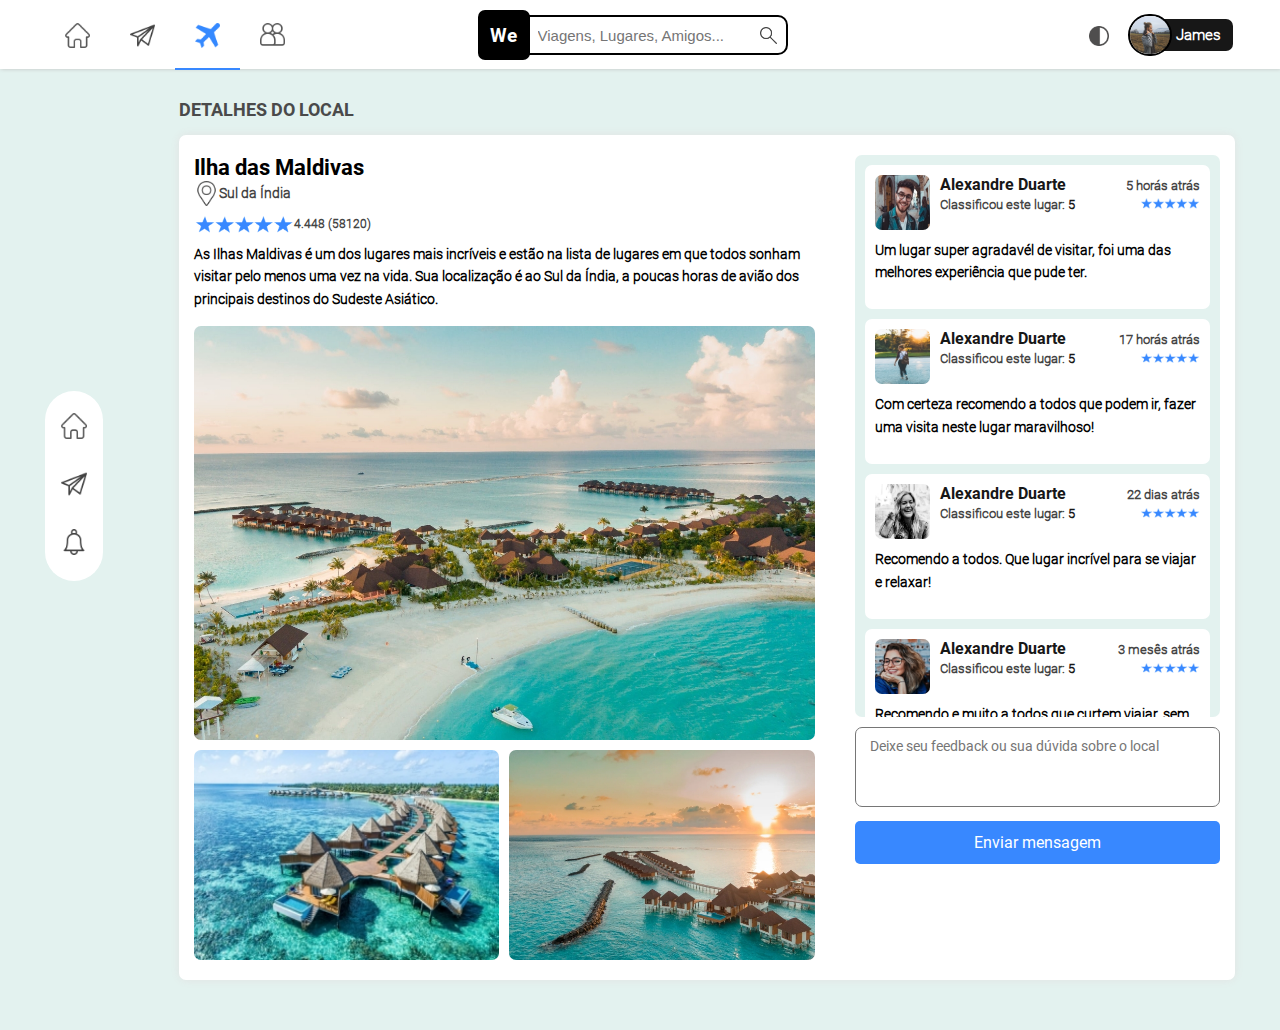
<file: 02-weTravelss/local.html>
<!DOCTYPE html>
<html lang="pt-br">

<head>
    <meta charset="UTF-8">
    <meta name="viewport" content="width=device-width, initial-scale=1.0">

    <link rel="stylesheet" href="css/default.css">
    <link rel="stylesheet" href="css/user-logado-header.css">
    <link rel="stylesheet" href="css/user-logado-elements.css">
    <link rel="stylesheet" href="css/pages/lugar.css">
    <link rel="stylesheet" href="css/responsive.css">
    <link rel="stylesheet" href="css/theme-dart.css">

    <title>WeTravelss | Local</title>
</head>

<body>
    <input type="checkbox" id="activeThemeDark" class="themeDark">
    <div class="wrapper dark">
        <header class="header-logado">
            <div class="container-logado">
                <div class="row">
                    <nav class="header-nav header-nav-logado">
                        <ul class="header-nav-left">
                            <li><a href="home.html" class="has-tooltip has-tooltip--edit"><img src="./img/icons/menu-home.png" alt="Icone da página home"></a></li> <!-- COR CINZA ESCURO(AJUSTAR)-->
                            <li><a href="#" class="has-tooltip has-tooltip--edit"><img src="./img/icons/menu-message2.png" alt="Icone da página de mensagens"></a></li>
                            <li><a href="#" class="active has-tooltip has-tooltip--edit"><img src="./img/icons/menu-travel-active.png" alt="Icone da página de viagens"></a></li>
                            <li><a href="#" class="has-tooltip has-tooltip--edit"><img src="./img/icons/menu-friends.png" alt="Icone da página de amigos"></a></li>
                        </ul>

                        <div class="header-nav-center">
                            <a href="#" class="header-logo header-logo-logado"><span>We</span></a>
                            <input type="text" placeholder="Viagens, Lugares, Amigos...">
                            <button type="submit"></button>
                        </div>

                        <ul class="header-nav-right">
                            <li class="theme-dart-label"><label for="activeThemeDark"></label></li>
                            <li class="photo-perfil has-submenu">
                                <a href="#"><img src="./img/user-01.jpeg" alt="Foto do usuário"> <span>James</span></a>
                                <ul class="sub-menu sub-menu-perfil">
                                    <li><a href="perfil.html">Perfil</a></li>
                                    <li><a href="#">Fotos</a></li>
                                    <li><a href="#">Viagens</a></li>
                                    <li><a href="#">Configurações</a></li>
                                    <li><a href="index.html">Sair</a></li>
                                </ul>
                            </li>
                        </ul>
                    </nav>

                    <!-- NAV-MOBILE -->
                    <span class="theme-dart-label"><label for="activeThemeDark"></label></span>
                    <input type="checkbox" id="checkbox-menu">
                    <label class="checkbox-menu-label" for="checkbox-menu">
                        <span></span>
                        <span></span>
                        <span></span>
                    </label>
                    <nav class="header-nav header-nav-logado-mobile">
                        <a href="home.html" class="header-logo header-logo-logado"><span>We</span> Travelss</a>
                        <ul>
                            <li><a href="home.html">Início</a></li>
                            <li><a href="perfil.html">Perfil</a></li>
                            <li><a href="local.html">Trends viagens</a></li>
                            <li><a href="#">Mensagens</a></li>
                            <li><a href="#" class="header-nav-more">Mais opções</a></li>
                            <!-- <li><a href="#">Notificações</a></li> -->
                            <!-- <li><a href="#">Amigos</a></li> -->
                            <!-- <li><a href="#">Albuns</a></li> -->
                            <!-- <li><a href="#">Viagens</a></li> -->
                            <!-- <li><a href="#">Configurações</a></li> -->
                            <li><a href="index.html">Sair</a></li>
                        </ul>
                    </nav>
                </div>
            </div>
        </header>

        <main class="content">
            <div class=" container-logado">
                <div class="row grid-logado grid-logado-cl-3 grid-logado-cl-md-2 grid-logado-cl-sm-1">
                    <div class="content-left">
                        <ul>
                            <li><a href="#" class="has-tooltip has-tooltip-toleft has-tooltip--edit"><img src="./img/icons/menu-home.png" alt="Icone de mensagens"></a></li>
                            <li><a href="#" class="has-tooltip has-tooltip-toleft has-tooltip--edit"><img src="./img/icons/menu-message2.png" alt="Icone de mensagens"></a></li>
                            <li><a href="#" class="has-tooltip has-tooltip-toleft has-tooltip--edit"><img src="./img/icons/menu-notification.png" alt="Icone de notificações"></a></li>
                        </ul>
                    </div>

                    <div class="content-center">
                        <h2 class="small-title">Detalhes do local</h2>
                        <div class="place">
                            <div class="place-details">
                                <h3>Ilha das Maldivas</h3>
                                <span><img src="./img/icons/location-gray.png" alt="Icone da localidade">Sul da Índia</span>
                                <div class="place-details-stars">
                                    <img src="./img/icons/star-multiple-blue.png" alt="stars"><span>4.448 (58120)</span>
                                </div>
                                <p>As Ilhas Maldivas é um dos lugares mais incríveis e estão na lista de lugares em que todos sonham visitar pelo menos uma vez na vida. Sua localização é ao Sul da Índia, a poucas horas de avião dos principais destinos do Sudeste Asiático.</p>
                                <div class="place-details-photos">
                                    <img src="./img/local-01.jpeg" alt="Detalhes do local">
                                    <div>
                                        <img src="./img/local-03.jpeg" alt="Detalhes do local">
                                        <img src="./img/local-04.jpg" alt="Detalhes do local">
                                    </div>
                                </div>
                            </div>
                            <div class="place-comment">
                                <div class="place-comment-box">
                                    <div class="place-comment-item">
                                        <div>
                                            <a href="#">
                                                <img src="./img/user-comment-01.jpg" class="place-comment-item-img" alt="Imagem do usuário">
                                            </a>
                                            <div>
                                                <a href="#" class="place-comment-item-name">Alexandre Duarte</a>
                                                <span>Classificou este lugar: <strong>5</strong></span>
                                            </div>
                                            <div>
                                                <span>5 horás atrás</span>
                                                <img src="./img/icons/star-multiple-blue.png" class="place-comment-item-stars" alt="icone de avalição com estrelas">
                                            </div>
                                        </div>
                                        <p>Um lugar super agradavél de visitar, foi uma das melhores experiência que pude ter.</p>
                                    </div>

                                    <div class="place-comment-item">
                                        <div>
                                            <a href="#">
                                                <img src="./img/user-comment-02.jpg" class="place-comment-item-img" alt="Imagem do usuário">
                                            </a>
                                            <div>
                                                <a href="#" class="place-comment-item-name">Alexandre Duarte</a>
                                                <span>Classificou este lugar: <strong>5</strong></span>
                                            </div>
                                            <div>
                                                <span>17 horás atrás</span>
                                                <img src="./img/icons/star-multiple-blue.png" class="place-comment-item-stars" alt="icone de avalição com estrelas">
                                            </div>
                                        </div>
                                        <p>Com certeza recomendo a todos que podem ir, fazer uma visita neste lugar maravilhoso!</p>
                                    </div>

                                    <div class="place-comment-item">
                                        <div>
                                            <a href="#">
                                                <img src="./img/user-comment-03.jpeg" class="place-comment-item-img" alt="Imagem do usuário">
                                            </a>
                                            <div>
                                                <a href="#" class="place-comment-item-name">Alexandre Duarte</a>
                                                <span>Classificou este lugar: <strong>5</strong></span>
                                            </div>
                                            <div>
                                                <span>22 dias atrás</span>
                                                <img src="./img/icons/star-multiple-blue.png" class="place-comment-item-stars" alt="icone de avalição com estrelas">
                                            </div>
                                        </div>
                                        <p>Recomendo a todos. Que lugar incrível para se viajar e relaxar!</p>
                                    </div>

                                    <div class="place-comment-item">
                                        <div>
                                            <a href="#">
                                                <img src="./img/user-comment-04.jpeg" class="place-comment-item-img" alt="Imagem do usuário">
                                            </a>
                                            <div>
                                                <a href="#" class="place-comment-item-name">Alexandre Duarte</a>
                                                <span>Classificou este lugar: <strong>5</strong></span>
                                            </div>
                                            <div>
                                                <span>3 mesês atrás</span>
                                                <img src="./img/icons/star-multiple-blue.png" class="place-comment-item-stars" alt="icone de avalição com estrelas">
                                            </div>
                                        </div>
                                        <p>Recomendo e muito a todos que curtem viajar, sem dúvida.</p>
                                    </div>

                                    <div class="place-comment-item">
                                        <div>
                                            <a href="#">
                                                <img src="./img/user-comment-05.jpg" class="place-comment-item-img" alt="Imagem do usuário">
                                            </a>
                                            <div>
                                                <a href="#" class="place-comment-item-name">Alexandre Duarte</a>
                                                <span>Classificou este lugar: <strong>5</strong></span>
                                            </div>
                                            <div>
                                                <span>4 mesês atrás</span>
                                                <img src="./img/icons/star-multiple-blue.png" class="place-comment-item-stars" alt="icone de avalição com estrelas">
                                            </div>
                                        </div>
                                        <p>Simplismente um lugar fantástico.</p>
                                    </div>
                                </div>

                                <div class="place-comment-action">
                                    <textarea placeholder="Deixe seu feedback ou sua dúvida sobre o local"></textarea>
                                    <button class="btn">Enviar mensagem</button>
                                </div>
                            </div>
                        </div>
                    </div>
                </div>
            </div>
    </div>
    </main>
</body>

</html>
</file>
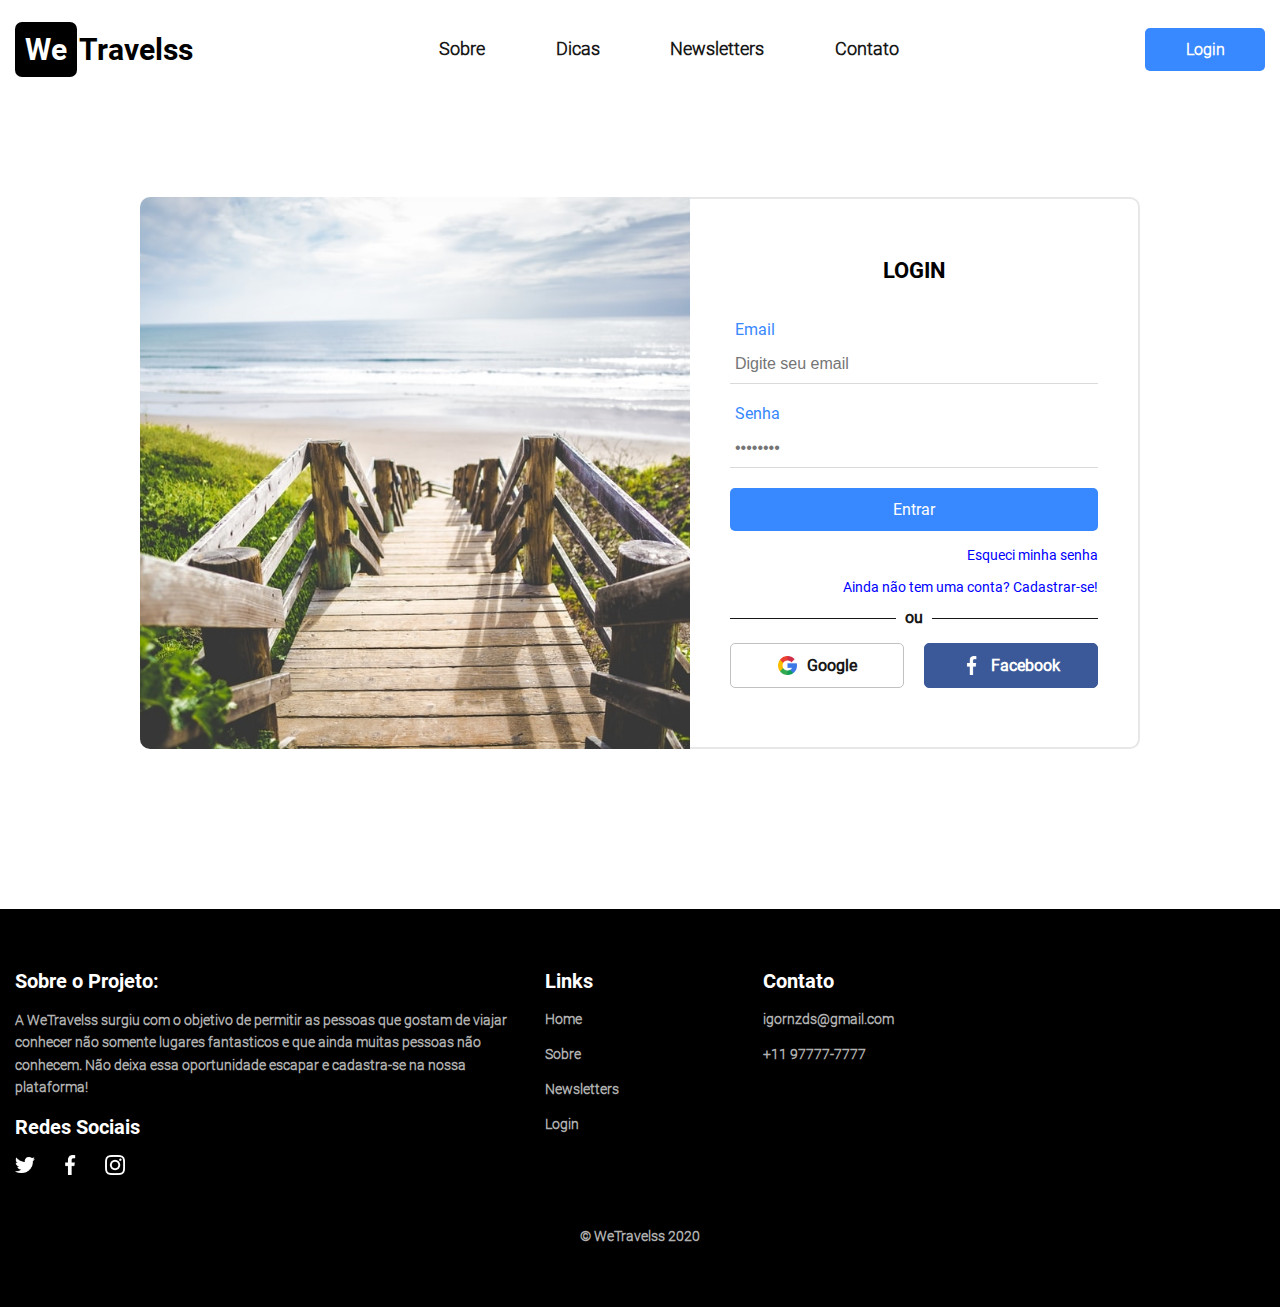
<file: 02-weTravelss/login.html>
<!DOCTYPE html>
<html lan="pt-BR">

<head>
    <meta charset="Utf-8">
    <meta name="viewport" content="width=device-width, initial-scale=1.0">

    <link rel="stylesheet" href="css/default.css">
    <link rel="stylesheet" href="css/header.css">
    <link rel="stylesheet" href="css/footer.css">
    <link rel="stylesheet" href="css/pages/login-cadastrar.css">
    <link rel="stylesheet" href="css/responsive.css">

    <title>WeTravelss | Login</title>
</head>

<body>
    <header class="header">
        <div class="container">
            <div class="row">
                <input type="checkbox" id="checkbox-menu">
                <label class="checkbox-menu-label" for="checkbox-menu">
                    <span></span>
                    <span></span>
                    <span></span>
                </label>

                <nav class="header-nav">
                    <a href="index.html" class="header-logo"><span>We</span> Travelss</a>
                    <ul>
                        <li><a href="index.html#about">Sobre</a></li>
                        <li><a href="index.html#tips">Dicas</a></li>
                        <li><a href="#">Newsletters</a></li>
                        <li><a href="contato.html">Contato</a></li>
                        <li><a href="login.html" class="btn btn-login-mobile">Login</a></li>
                    </ul>

                    <a href="login.html" class="btn">Login</a>
                </nav>
            </div>
        </div>
    </header>

    <main class="authentication-main-form authentication-main-login">
        <div class="container">
            <div class="row">
                <div class="authentication-main-banner">
                    <!-- IMG -->
                </div>
                <div class="authentication-main-content">
                    <h1 class="title-form">Login</h1>
                    <form>
                        <label for="LEmail">Email</label>
                        <input class="input" type="email" placeholder="Digite seu email" id="LEmail">

                        <label for="LSenha">Senha</label>
                        <input class="input" type="password" placeholder="••••••••" id="LSenha">

                        <button class="btn" type="submit"><a href="home.html" style="color: #FFF">Entrar</a></button>

                        <a class="authentication-main-text" href="#">Esqueci minha senha</a>
                        <a class="authentication-main-text" href="cadastrar.html">Ainda não tem uma conta? Cadastrar-se!</a>

                        <span>ou</span>
                        <div class="authentication-main-social">
                            <a class="btn btn-google" href="#"><img src="./img/icons/google.png" alt="icone da google">Google</a>
                            <a class="btn btn-facebook" href="#"><img src="./img/icons/facebook-white.png" alt="icone do facebook">Facebook</a>
                        </div>
                    </form>
                </div>
            </div>
        </div>
    </main>

    <footer class="footer">
        <div class="container">
            <div class="row">
                <div class="footer-box">
                    <h4>Sobre o Projeto:</h4>

                    <p>A WeTravelss surgiu com o objetivo de permitir as pessoas que gostam de viajar conhecer não somente lugares fantasticos e que ainda muitas pessoas não conhecem. Não deixa essa oportunidade escapar e <a href="./cadastrar.html">cadastra-se</a> na nossa plataforma!</p>

                    <h4>Redes Sociais</h4>
                    <ul class="footer-box-networks">
                        <li>
                            <a href="#"><img src="./img/icons/twitter-white.png" alt="icone do twitter"></a>
                        </li>
                        <li>
                            <a href="#"><img src="./img/icons/facebook-white.png" alt="icone do facebook"></a>
                        </li>
                        <li>
                            <a href="#"><img src="./img/icons/instagram-white.png" alt="icone do instagram"></a>
                        </li>
                    </ul>
                </div>

                <div class="footer-box">
                    <h4>Links</h4>
                    <ul>
                        <li><a href="./index.html">Home</a></li>
                        <li><a href="#home_about">Sobre</a></li>
                        <li><a href="#home_dicas">Newsletters</a></li>
                        <li><a href="./login.html">Login</a></li>
                    </ul>
                </div>

                <div class="footer-box">
                    <h4>Contato</h4>
                    <ul>
                        <li><a href="mailto:igornzds@gmail.com">igornzds@gmail.com</a></li>
                        <li><a href="#">+11 97777-7777</a></li>
                    </ul>
                </div>

                <p class="footer-copy">© WeTravelss 2020</p>
            </div>
        </div>
    </footer>
</body>

</html>
</file>
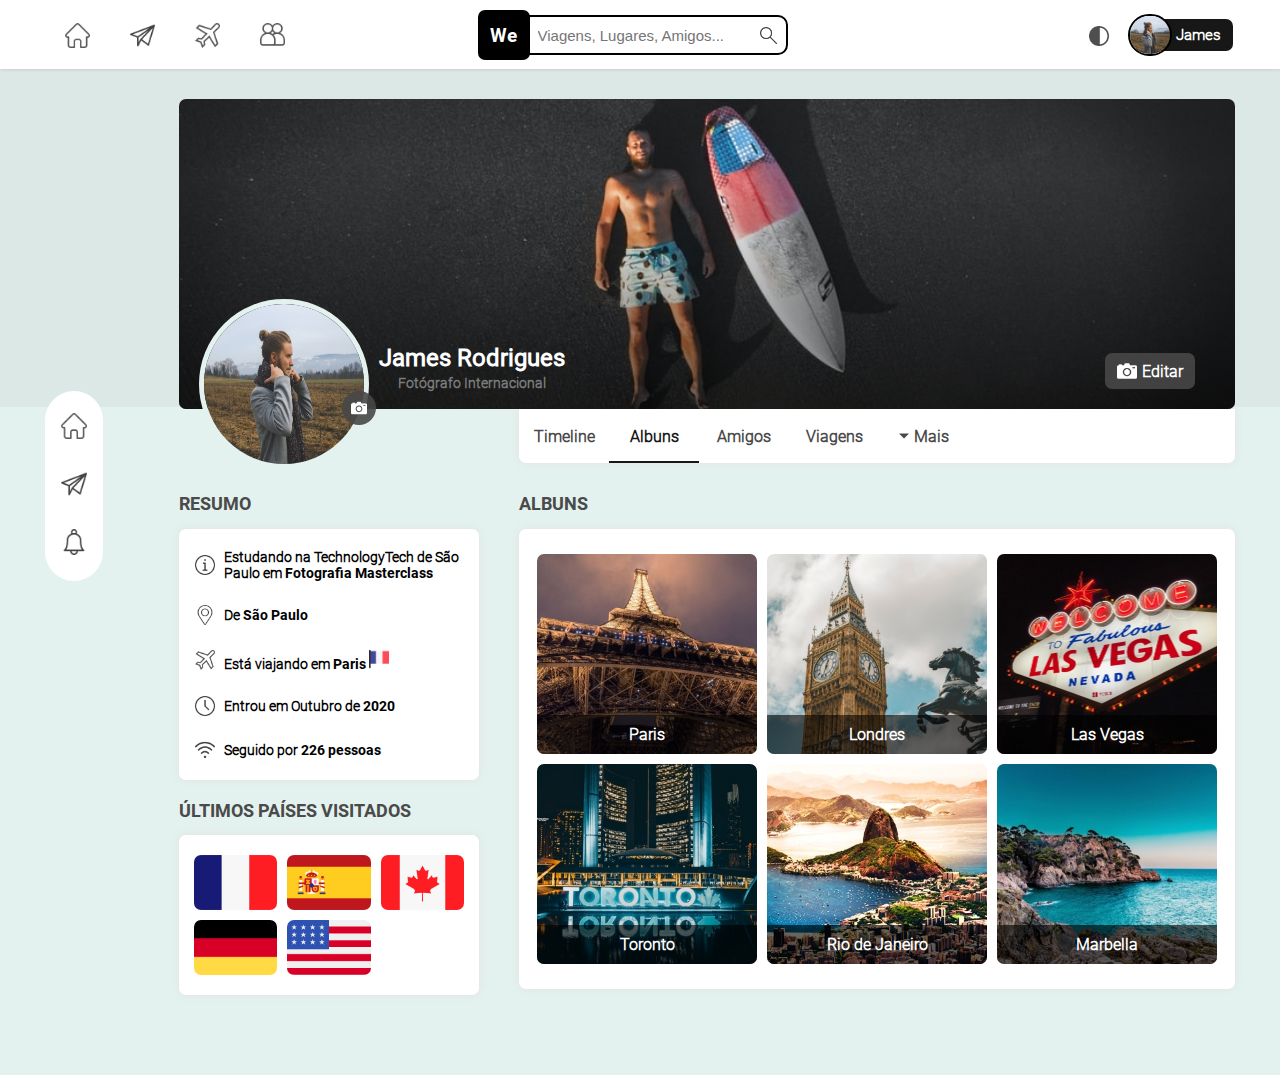
<file: 02-weTravelss/perfil-albuns.html>
<!DOCTYPE html>
<html lang="pt-br">

<head>
    <meta charset="UTF-8">
    <meta name="viewport" content="width=device-width, initial-scale=1.0">

    <link rel="stylesheet" href="css/default.css">
    <link rel="stylesheet" href="css/user-logado-header.css">
    <link rel="stylesheet" href="css/user-logado-elements.css">
    <link rel="stylesheet" href="css/pages/perfil.css">
    <link rel="stylesheet" href="css/responsive.css">
    <link rel="stylesheet" href="css/theme-dart.css">

    <title>WeTravelss | Albuns</title>
</head>

<body>
    <input type="checkbox" id="activeThemeDark" class="themeDark">
    <div class="wrapper dark">
        <header class="header-logado">
            <div class="container-logado">
                <div class="row">
                    <nav class="header-nav header-nav-logado">
                        <ul class="header-nav-left">
                            <li><a href="home.html" class="has-tooltip has-tooltip--edit"><img src="./img/icons/menu-home.png" alt=""></a></li> <!-- COR CINZA ESCURO(AJUSTAR)-->
                            <li><a href="#" class="has-tooltip has-tooltip--edit"><img src="./img/icons/menu-message2.png" alt=""></a></li>
                            <li><a href="local.html" class="has-tooltip has-tooltip--edit"><img src="./img/icons/menu-travel.png" alt=""></a></li>
                            <li><a href="#" class="has-tooltip has-tooltip--edit"><img src="./img/icons/menu-friends.png" alt=""></a></li>
                        </ul>

                        <div class="header-nav-center">
                            <a href="#" class="header-logo header-logo-logado"><span>We</span></a>
                            <input type="text" placeholder="Viagens, Lugares, Amigos...">
                            <button type="submit"></button>
                        </div>

                        <ul class="header-nav-right">
                            <li class="theme-dart-label"><label for="activeThemeDark"></label></li>
                            <li class="photo-perfil has-submenu">
                                <a href="#"><img src="./img/user-01.jpeg" alt="Foto do usuário"> <span>James</span></a>
                                <ul class="sub-menu sub-menu-perfil">
                                    <li><a href="#">Perfil</a></li>
                                    <li><a href="#">Fotos</a></li>
                                    <li><a href="#">Viagens</a></li>
                                    <li><a href="#">Configurações</a></li>
                                    <li><a href="index.html">Sair</a></li>
                                </ul>
                            </li>
                        </ul>
                    </nav>

                    <!-- NAV-MOBILE -->
                    <span class="theme-dart-label"><label for="activeThemeDark"></label></span>
                    <input type="checkbox" id="checkbox-menu">
                    <label class="checkbox-menu-label" for="checkbox-menu">
                        <span></span>
                        <span></span>
                        <span></span>
                    </label>
                    <nav class="header-nav header-nav-logado-mobile">
                        <a href="home.html" class="header-logo header-logo-logado"><span>We</span> Travelss</a>
                        <ul>
                            <li><a href="home.html">Início</a></li>
                            <li><a href="perfil.html">Perfil</a></li>
                            <li><a href="local.html">Trends viagens</a></li>
                            <li><a href="#">Mensagens</a></li>
                            <li><a href="#" class="header-nav-more">Mais opções</a></li>
                            <!-- <li><a href="#">Notificações</a></li> -->
                            <!-- <li><a href="#">Amigos</a></li> -->
                            <!-- <li><a href="#">Albuns</a></li> -->
                            <!-- <li><a href="#">Viagens</a></li> -->
                            <!-- <li><a href="#">Configurações</a></li> -->
                            <li><a href="index.html">Sair</a></li>
                        </ul>
                    </nav>
                </div>
            </div>
        </header>

        <main class="content bg-profile">
            <div class="container-logado">
                <div class="row grid-logado grid-logado-cl-2 grid-logado-cl-sm-1">
                    <div class="content-left">
                        <ul>
                            <li><a href="home.html" class="has-tooltip has-tooltip-toleft has-tooltip--edit"><img src="./img/icons/menu-home.png" alt="Icone de mensagens"></a></li>
                            <li><a href="#" class="has-tooltip has-tooltip-toleft has-tooltip--edit"><img src="./img/icons/menu-message2.png" alt="Icone de mensagens"></a></li>
                            <li><a href="#" class="has-tooltip has-tooltip-toleft has-tooltip--edit"><img src="./img/icons/menu-notification.png" alt="Icone de notificações"></a></li>
                        </ul>
                    </div>

                    <div class="content-center">
                        <div class="row">
                            <div class="profile">
                                <div class="profile-summary">
                                    <div>
                                        <div class="profile-summary-img">
                                            <img src="./img/user-01.jpeg" alt="Foto de perfil do usuário">
                                            <a href="#" class="btn-edit-thumb"></a>
                                        </div>
                                        <div>
                                            <h2 class="profile-summary-name">James Rodrigues</h2>
                                            <h3 class="profile-summary-description">Fotógrafo Internacional</h3>
                                        </div>
                                    </div>

                                    <a href="#" class="btn-edit-bg">Editar</a>
                                </div>

                                <div class="profile-nav">
                                    <ul>
                                        <li><a href="perfil.html">Timeline</a></li>
                                        <li><a href="perfil-albuns.html" class="active">Albuns</a></li>
                                        <li><a href="#">Amigos</a></li>
                                        <li><a href="#">Viagens</a></li>
                                        <li class="has-submenu">
                                            <a href="#">Mais</a>
                                            <!-- <ul></ul> -->
                                        </li>
                                    </ul>

                                    <!-- <a href="#">Editar perfil</a> -->
                                </div>

                                <div class="profile-info">
                                    <div class="row grid-logado grid-logado--edit grid-logado-profile-info">
                                        <div>
                                            <h3 class="small-title">Resumo</h3>
                                            <div class="profile-info-summary">
                                                <ul>
                                                    <li>
                                                        <div>
                                                            <img src="./img/icons/info-gray.png" alt="">
                                                        </div>
                                                        <span>
                                                            Estudando na TechnologyTech de São Paulo em <bold>Fotografia Masterclass</bold>
                                                        </span>
                                                    </li>
                                                    <li>
                                                        <div>
                                                            <img src="./img/icons/location-gray.png" alt="">
                                                        </div>
                                                        <span>
                                                            De <bold>São Paulo</bold>
                                                        </span>
                                                    </li>
                                                    <li>
                                                        <div>
                                                            <img src="./img/icons/menu-travel.png" alt="">
                                                        </div>
                                                        <span>
                                                            Está viajando em <bold>Paris</bold> <img src="./img/icons/france.png" alt="Icone do pais da Fraça">
                                                        </span>
                                                    </li>
                                                    <li>
                                                        <div>
                                                            <img src="./img/icons/time-gray.png" alt="">
                                                        </div>
                                                        <span>
                                                            Entrou em Outubro de <bold>2020</bold>
                                                        </span>
                                                    </li>
                                                    <li>
                                                        <div>
                                                            <img src="./img/icons/wifi-gray.png" alt="">
                                                        </div>
                                                        <span>
                                                            Seguido por <bold>226 pessoas</bold>
                                                        </span>
                                                    </li>
                                                </ul>
                                            </div>
                                            <h3 class="small-title">Últimos países visitados</h3>
                                            <div class="profile-info-countries">
                                                <ul>
                                                    <li>
                                                        <img src="./img/france.png" alt="Icone do pais visitado">
                                                    </li>
                                                    <li>
                                                        <img src="./img/espanha.png" alt="Icone do pais visitado">
                                                    </li>
                                                    <li>
                                                        <img src="./img/canada.png" alt="Icone do pais visitado">
                                                    </li>
                                                    <li>
                                                        <img src="./img/alemanha.png" alt="Icone do pais visitado">
                                                    </li>
                                                    <li>
                                                        <img src="./img/united-states-of-america.png" alt="Icone do pais visitado">
                                                    </li>
                                                </ul>
                                            </div>
                                        </div>
                                        <div>
                                            <h3 class="small-title">Albuns</h3>
                                            <div class="albuns">
                                                <a href="#" class="albuns-item-box">
                                                    <span>Paris</span>
                                                </a>
                                                <a href="#" class="albuns-item-box">
                                                    <span>Londres</span>
                                                </a>
                                                <a href="#" class="albuns-item-box">
                                                    <span>Las Vegas</span>
                                                </a>
                                                <a href="#" class="albuns-item-box">
                                                    <span>Toronto</span>
                                                </a>
                                                <a href="#" class="albuns-item-box">
                                                    <span>Rio de Janeiro</span>
                                                </a>
                                                <a href="#" class="albuns-item-box">
                                                    <span>Marbella</span>
                                                </a>
                                            </div>
                                        </div>
                                    </div>
                                </div>
                            </div>
                        </div>
                    </div>
                </div>
            </div>
        </main>
    </div>
</body>

</html>
</file>
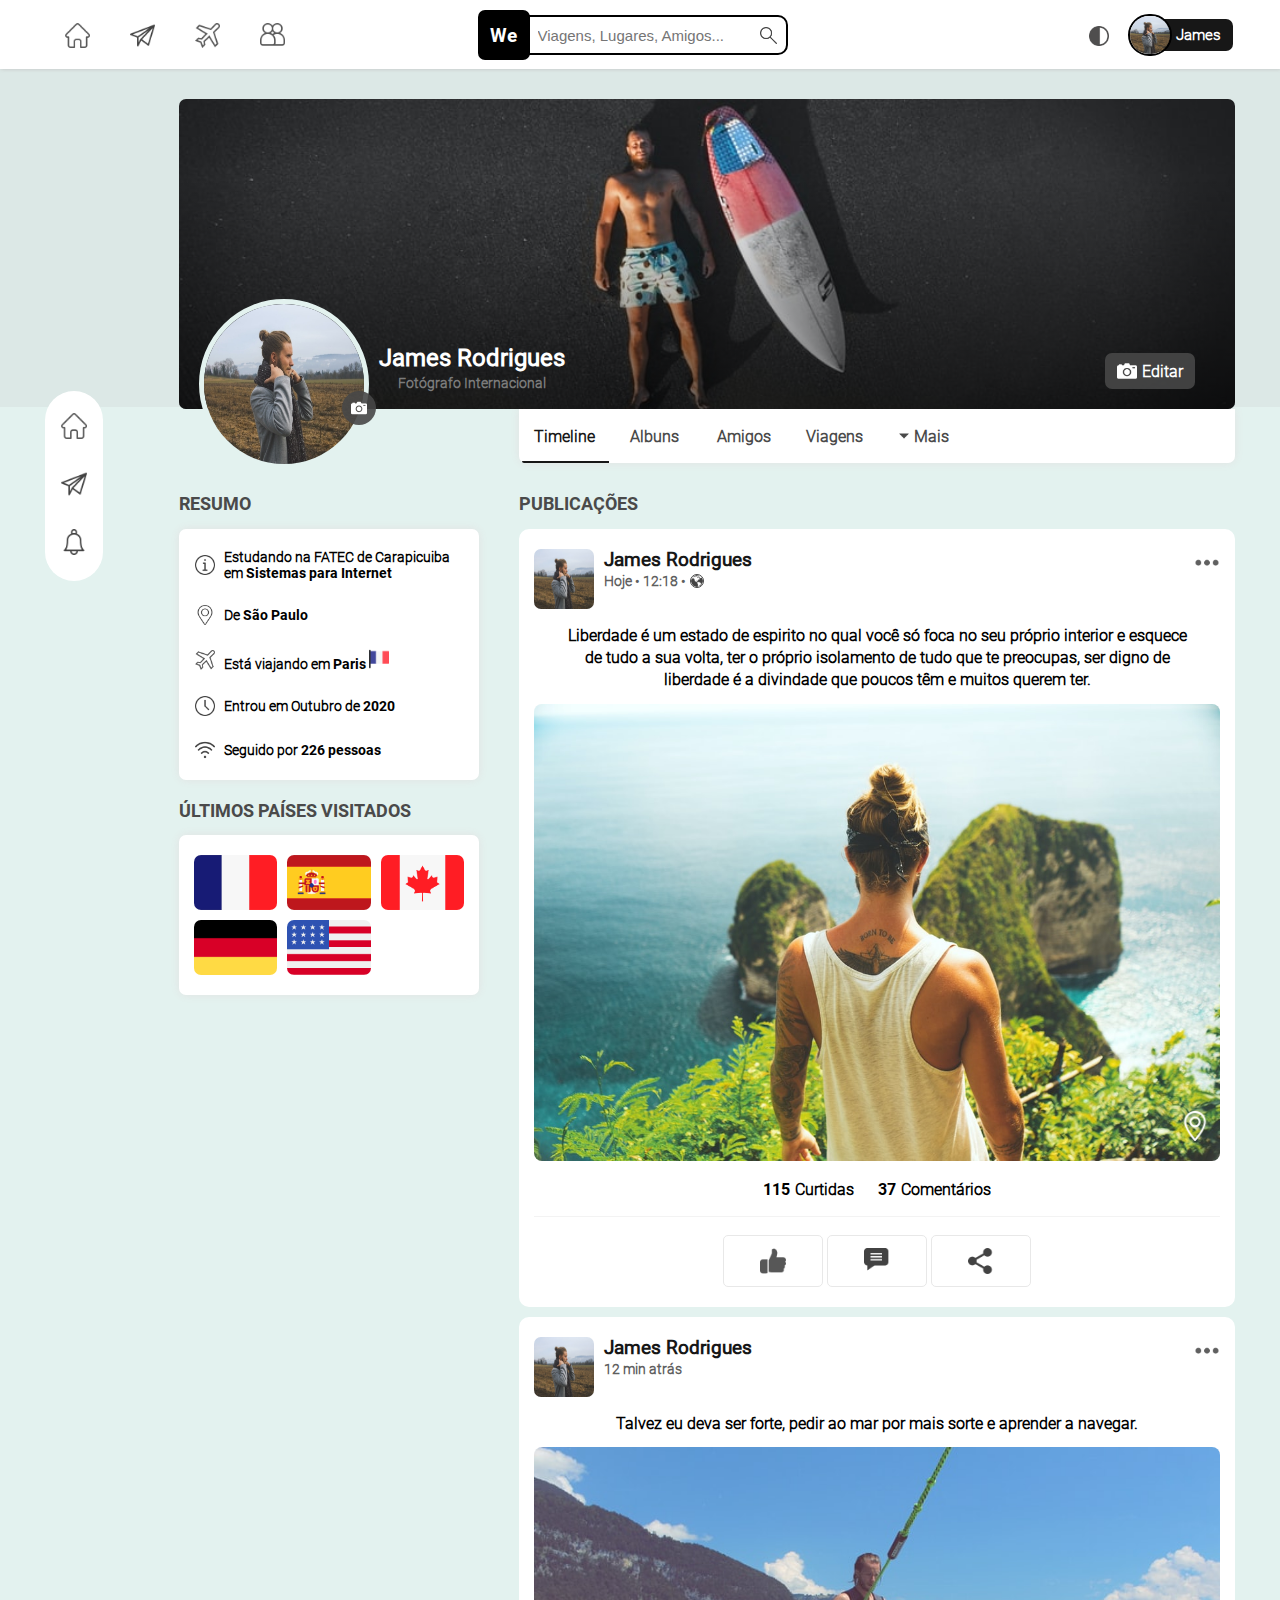
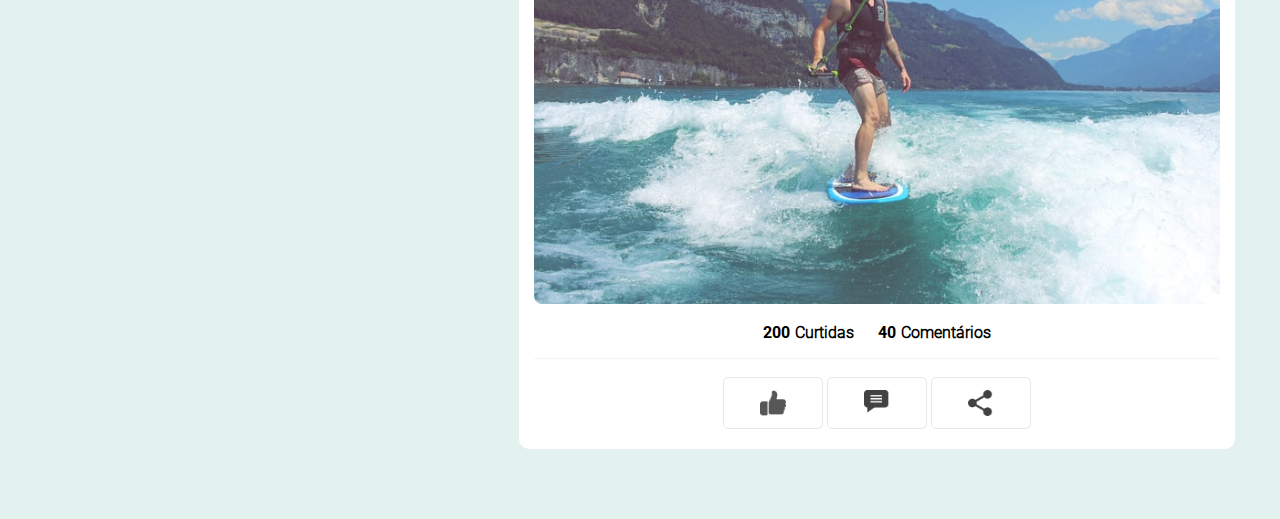
<file: 02-weTravelss/perfil.html>
<!DOCTYPE html>
<html lang="pt-br">

<head>
    <meta charset="UTF-8">
    <meta name="viewport" content="width=device-width, initial-scale=1.0">

    <link rel="stylesheet" href="css/default.css">
    <link rel="stylesheet" href="css/user-logado-header.css">
    <link rel="stylesheet" href="css/user-logado-elements.css">
    <link rel="stylesheet" href="css/pages/perfil.css">
    <link rel="stylesheet" href="css/responsive.css">
    <link rel="stylesheet" href="css/theme-dart.css">

    <title>WeTravelss | Perfil</title>
</head>

<body>
    <input type="checkbox" id="activeThemeDark" class="themeDark">
    <div class="wrapper dark">
        <header class="header-logado">
            <div class="container-logado">
                <div class="row">
                    <nav class="header-nav header-nav-logado">
                        <ul class="header-nav-left">
                            <li><a href="home.html" class="has-tooltip has-tooltip--edit"><img src="./img/icons/menu-home.png" alt=""></a></li> <!-- COR CINZA ESCURO(AJUSTAR)-->
                            <li><a href="#" class="has-tooltip has-tooltip--edit"><img src="./img/icons/menu-message2.png" alt=""></a></li>
                            <li><a href="local.html" class="has-tooltip has-tooltip--edit"><img src="./img/icons/menu-travel.png" alt=""></a></li>
                            <li><a href="#" class="has-tooltip has-tooltip--edit"><img src="./img/icons/menu-friends.png" alt=""></a></li>
                        </ul>

                        <div class="header-nav-center">
                            <a href="#" class="header-logo header-logo-logado"><span>We</span></a>
                            <input type="text" placeholder="Viagens, Lugares, Amigos...">
                            <button type="submit"></button>
                        </div>

                        <ul class="header-nav-right">
                            <li class="theme-dart-label"><label for="activeThemeDark"></label></li>
                            <li class="photo-perfil has-submenu">
                                <a href="#"><img src="./img/user-01.jpeg" alt="Foto do usuário"><span>James</span></a>
                                <ul class="sub-menu sub-menu-perfil">
                                    <li><a href="#">Perfil</a></li>
                                    <li><a href="#">Fotos</a></li>
                                    <li><a href="#">Viagens</a></li>
                                    <li><a href="#">Configurações</a></li>
                                    <li><a href="index.html">Sair</a></li>
                                </ul>
                            </li>
                        </ul>
                    </nav>

                    <!-- NAV-MOBILE -->
                    <span class="theme-dart-label"><label for="activeThemeDark"></label></span>
                    <input type="checkbox" id="checkbox-menu">
                    <label class="checkbox-menu-label" for="checkbox-menu">
                        <span></span>
                        <span></span>
                        <span></span>
                    </label>
                    <nav class="header-nav header-nav-logado-mobile">
                        <a href="home.html" class="header-logo header-logo-logado"><span>We</span> Travelss</a>
                        <ul>
                            <li><a href="home.html">Início</a></li>
                            <li><a href="perfil.html">Perfil</a></li>
                            <li><a href="local.html">Trends viagens</a></li>
                            <li><a href="#">Mensagens</a></li>
                            <li><a href="#" class="header-nav-more">Mais opções</a></li>
                            <!-- <li><a href="#">Notificações</a></li> -->
                            <!-- <li><a href="#">Amigos</a></li> -->
                            <!-- <li><a href="#">Albuns</a></li> -->
                            <!-- <li><a href="#">Viagens</a></li> -->
                            <!-- <li><a href="#">Configurações</a></li> -->
                            <li><a href="index.html">Sair</a></li>
                        </ul>
                    </nav>
                </div>
            </div>
        </header>

        <main class="content bg-profile">
            <div class="container-logado">
                <div class="row grid-logado grid-logado-cl-2 grid-logado-cl-sm-1">
                    <div class="content-left">
                        <ul>
                            <li><a href="home.html" class="has-tooltip has-tooltip-toleft has-tooltip--edit"><img src="./img/icons/menu-home.png" alt="Icone de mensagens"></a></li>
                            <li><a href="#" class="has-tooltip has-tooltip-toleft has-tooltip--edit"><img src="./img/icons/menu-message2.png" alt="Icone de mensagens"></a></li>
                            <li><a href="#" class="has-tooltip has-tooltip-toleft has-tooltip--edit"><img src="./img/icons/menu-notification.png" alt="Icone de notificações"></a></li>
                        </ul>
                    </div>

                    <div class="content-center">
                        <div class="row">
                            <div class="profile">
                                <div class="profile-summary">
                                    <div>
                                        <div class="profile-summary-img">
                                            <img src="./img/user-01.jpeg" alt="Foto de perfil do usuário">
                                            <a href="#" class="btn-edit-thumb"></a>
                                        </div>
                                        <div>
                                            <h2 class="profile-summary-name">James Rodrigues</h2>
                                            <h3 class="profile-summary-description">Fotógrafo Internacional</h3>
                                        </div>
                                    </div>

                                    <a href="#" class="btn-edit-bg">Editar</a>
                                </div>

                                <div class="profile-nav">
                                    <ul>
                                        <li><a href="#" class="active">Timeline</a></li>
                                        <li><a href="perfil-albuns.html">Albuns</a></li>
                                        <li><a href="#">Amigos</a></li>
                                        <li><a href="#">Viagens</a></li>
                                        <li class="has-submenu">
                                            <a href="#">Mais</a>
                                            <!-- <ul></ul> -->
                                        </li>
                                    </ul>

                                    <!-- <a href="#">Editar perfil</a> -->
                                </div>

                                <div class="profile-info">
                                    <div class="row grid-logado grid-logado--edit grid-logado-profile-info">
                                        <div>
                                            <h3 class="small-title">Resumo</h3>
                                            <div class="profile-info-summary">
                                                <ul>
                                                    <li>
                                                        <div>
                                                            <img src="./img/icons/info-gray.png" alt="">
                                                        </div>
                                                        <span>
                                                            Estudando na FATEC de Carapicuiba em <bold>Sistemas para Internet</bold>
                                                        </span>
                                                    </li>
                                                    <li>
                                                        <div>
                                                            <img src="./img/icons/location-gray.png" alt="">
                                                        </div>
                                                        <span>
                                                            De <bold>São Paulo</bold>
                                                        </span>
                                                    </li>
                                                    <li>
                                                        <div>
                                                            <img src="./img/icons/menu-travel.png" alt="">
                                                        </div>
                                                        <span>
                                                            Está viajando em <bold>Paris</bold> <img src="./img/icons/france.png" alt="Icone do pais da Fraça">
                                                        </span>
                                                    </li>
                                                    <li>
                                                        <div>
                                                            <img src="./img/icons/time-gray.png" alt="">
                                                        </div>
                                                        <span>
                                                            Entrou em Outubro de <bold>2020</bold>
                                                        </span>
                                                    </li>
                                                    <li>
                                                        <div>
                                                            <img src="./img/icons/wifi-gray.png" alt="">
                                                        </div>
                                                        <span>
                                                            Seguido por <bold>226 pessoas</bold>
                                                        </span>
                                                    </li>
                                                </ul>
                                            </div>
                                            <h3 class="small-title">Últimos países visitados</h3>
                                            <div class="profile-info-countries">
                                                <ul>
                                                    <li>
                                                        <img src="./img/france.png" alt="Icone do pais visitado">
                                                    </li>
                                                    <li>
                                                        <img src="./img/espanha.png" alt="Icone do pais visitado">
                                                    </li>
                                                    <li>
                                                        <img src="./img/canada.png" alt="Icone do pais visitado">
                                                    </li>
                                                    <li>
                                                        <img src="./img/alemanha.png" alt="Icone do pais visitado">
                                                    </li>
                                                    <li>
                                                        <img src="./img/united-states-of-america.png" alt="Icone do pais visitado">
                                                    </li>
                                                </ul>
                                            </div>
                                        </div>
                                        <div>
                                            <h3 class="small-title">Publicações</h3>
                                            <div class="post-item-box">
                                                <div class="post-item-header">
                                                    <div>
                                                        <a href="#">
                                                            <img src="./img/user-01.jpeg" alt="Imagem do usuário">
                                                        </a>
                                                        <div>
                                                            <h3><a href="#">James Rodrigues</a></h3>
                                                            <span>Hoje • 12:18 • <img src="./img/icons/worldwide.png" alt="icone de privacidade do post"></span>
                                                        </div>
                                                    </div>
                                                    <a class="more-options"></a>
                                                </div>
                                                <div class="post-item-content">
                                                    <p>Liberdade é um estado de espirito no qual você só foca no seu próprio interior e esquece de tudo a sua volta, ter o próprio isolamento de tudo que te preocupas, ser digno de liberdade é a divindade que poucos têm e muitos querem ter.</p>
                                                    <div class="post-item-content-img">
                                                        <img src="./img/storie-post-09.jpg" alt="">
                                                        <div class="post-item-content-location">
                                                            <img src="./img/icons/location.png" alt="icone de localização">
                                                            <div>
                                                                <p>Kelingking Tour</p>
                                                                <span>Indonesia</span>
                                                            </div>
                                                        </div>
                                                    </div>
                                                </div>
                                                <div class="post-item-info">
                                                    <p><span>115</span>Curtidas</p>
                                                    <p><span>37</span>Comentários</p>
                                                </div>
                                                <div class="post-item-actions">
                                                    <button class="btn-action btn-curtir has-tooltip has-tooltip-tobottom has-tooltip--edit">
                                                        <img src="./img/icons/like.png" alt="Icone de curtir">
                                                    </button>
                                                    <button class="btn-action btn-comment btn-curtir has-tooltip has-tooltip-tobottom has-tooltip--edit">
                                                        <img src="./img/icons/comment.png" alt="Icone de comentar">
                                                    </button>
                                                    <button class="btn-action btn-share btn-curtir has-tooltip has-tooltip-tobottom has-tooltip--edit">
                                                        <img src="./img/icons/share.png" alt="Icone de compartilhar">
                                                    </button>
                                                </div>
                                            </div>

                                            <div class="post-item-box">
                                                <div class="post-item-header">
                                                    <div>
                                                        <a href="#">
                                                            <img src="./img/user-01.jpeg" alt="Imagem do usuário">
                                                        </a>
                                                        <div>
                                                            <h3>
                                                                <a href="#">James Rodrigues</a>
                                                            </h3>
                                                            <span>12 min atrás</span>
                                                        </div>
                                                    </div>
                                                    <a class="more-options"></a>
                                                </div>
                                                <div class="post-item-content">
                                                    <p>Talvez eu deva ser forte, pedir ao mar por mais sorte e aprender a navegar.</p>
                                                    <div class="post-item-content-img">
                                                        <img src="./img/user-post-01.1.jpeg" alt="Foto do post do usuário">
                                                        <div class="post-item-content-location">
                                                            <img src="./img/icons/location.png" alt="icone de localização">
                                                            <div>
                                                                <p>Praia de Thun</p>
                                                                <span>Suíça</span>
                                                            </div>
                                                        </div>
                                                    </div>
                                                </div>
                                                <div class="post-item-info">
                                                    <p><span>200</span>Curtidas</p>
                                                    <p><span>40</span>Comentários</p>
                                                </div>
                                                <div class="post-item-actions">
                                                    <button class="btn-action btn-curtir has-tooltip has-tooltip-tobottom has-tooltip--edit">
                                                        <img src="./img/icons/like.png" alt="Icone de curtir">
                                                    </button>
                                                    <button class="btn-action btn-comment btn-curtir has-tooltip has-tooltip-tobottom has-tooltip--edit">
                                                        <img src="./img/icons/comment.png" alt="Icone de comentar">
                                                    </button>
                                                    <button class="btn-action btn-share btn-curtir has-tooltip has-tooltip-tobottom has-tooltip--edit">
                                                        <img src="./img/icons/share.png" alt="Icone de compartilhar">
                                                    </button>
                                                </div>
                                            </div>
                                        </div>
                                    </div>
                                </div>
                            </div>
                        </div>
                    </div>
                </div>
            </div>
        </main>
    </div>
</body>

</html>
</file>
<file: css/style.css>
*, *::before, *::after {
  box-sizing: border-box;
}

body {
  background: #FFF;
  font-family: "Open Sans", sans-serif;
  padding: 0;
  margin: 0;
}

img {
  max-width: 100%;
}

ul {
  list-style: none;
  padding-left: 0;
}

a {
  text-decoration: none;
}

button {
  cursor: pointer;
}

.container, .row {
  display: flex;
  flex: 1;
  flex-wrap: wrap;
}

.grid-1 {
  width: calc(8.33333% - 15px);
}

.grid-2 {
  width: calc(16.66667% - 15px);
}

.grid-3 {
  width: calc(25% - 15px);
}

.grid-4 {
  width: calc(33.33333% - 15px);
}

.grid-5 {
  width: calc(41.66667% - 15px);
}

.grid-6 {
  width: calc(50% - 15px);
}

.grid-7 {
  width: calc(58.33333% - 15px);
}

.grid-8 {
  width: calc(66.66667% - 15px);
}

.grid-9 {
  width: calc(75% - 15px);
}

.grid-10 {
  width: calc(83.33333% - 15px);
}

.grid-11 {
  width: calc(91.66667% - 15px);
}

.grid-12 {
  width: calc(100% - 15px);
}

[class^="grid-"] {
  margin-left: 7.5px;
  margin-right: 7.5px;
  min-height: 1px;
}

@media screen and (max-width: 759px) {
  [class^="grid-"] {
    margin-left: 0;
    margin-right: 0;
    width: 100%;
  }
}

.offset-1 {
  margin-left: calc(8.33333% + 7.5px);
}

.offset-2 {
  margin-left: calc(16.66667% + 7.5px);
}

.offset-3 {
  margin-left: calc(25% + 7.5px);
}

.offset-4 {
  margin-left: calc(33.33333% + 7.5px);
}

.offset-5 {
  margin-left: calc(41.66667% + 7.5px);
}

.offset-6 {
  margin-left: calc(50% + 7.5px);
}

.offset-7 {
  margin-left: calc(58.33333% + 7.5px);
}

.offset-8 {
  margin-left: calc(66.66667% + 7.5px);
}

.offset-9 {
  margin-left: calc(75% + 7.5px);
}

.offset-10 {
  margin-left: calc(83.33333% + 7.5px);
}

.offset-11 {
  margin-left: calc(91.66667% + 7.5px);
}

.offset-12 {
  margin-left: calc(100% + 7.5px);
}

@media screen and (max-width: 759px) {
  .offset-1, .offset-2, .offset-3, .offset-4, .offset-5, .offset-6, .offset-7, .offset-8, .offset-9, .offset-10, .offset-11, .offset-12 {
    margin-left: 0;
  }
}

.container {
  margin: 0 auto;
  max-width: 1080px;
  position: relative;
}

@media screen and (min-width: 760px) and (max-width: 1079px) {
  .container {
    max-width: 760px;
  }
}

@media screen and (max-width: 759px) {
  .container {
    max-width: 480px;
    padding-left: 10px;
    padding-right: 10px;
  }
}

.row {
  margin-left: -7.5px;
  margin-right: -7.5px;
  position: relative;
}

@media screen and (max-width: 759px) {
  .row {
    margin-left: 0;
    margin-right: 0;
  }
}

.title {
  color: #333;
  font-weight: 600;
  margin-bottom: 15px;
  margin-top: 25px;
  text-align: center;
  font-family: "Open Sans", sans-serif;
  font-size: 2.25em;
  line-height: 0.94444em;
}

.sub-title {
  color: #999;
  font-weight: 100;
  margin-bottom: 60px;
  text-align: center;
  font-family: "Open Sans", sans-serif;
  font-size: 1.125em;
  line-height: 1.11111em;
}

.btn {
  background: #754EF9;
  color: #FFF;
  display: inline-block;
  min-width: 130px;
  padding: 5px 15px;
  text-align: center;
}

.btn-mobile {
  display: none;
  background: transparent;
  border: none;
  height: 50px;
  outline: none;
  width: 50px;
  z-index: 9;
}

@media screen and (max-width: 759px) {
  .btn-mobile {
    display: block;
  }
}

.btn-mobile span {
  background: #FFF;
  border-radius: 200px;
  display: block;
  height: 3px;
  transition: .5s;
  width: 100%;
}

.btn-mobile span:nth-child(2) {
  width: 80%;
}

.btn-mobile span:nth-child(2), .btn-mobile span:nth-child(3) {
  margin-top: 10px;
}

.btn-mobile span:nth-child(3) {
  width: 60%;
}

.btn-mobile.active span:nth-child(1) {
  transform: rotate(45deg);
}

.btn-mobile.active span:nth-child(2) {
  display: none;
}

.btn-mobile.active span:nth-child(3) {
  margin-top: -3px;
  transform: rotate(-45deg);
  width: 100%;
}

@media screen and (min-width: 1080px) {
  body, header {
    padding-left: 100px;
    padding-right: 100px;
  }
}

@media screen and (min-width: 760px) and (max-width: 1079px) {
  body, header {
    padding-left: 65px !important;
    padding-right: 65px !important;
  }
}

@media screen and (max-width: 759px) {
  body, header {
    padding-left: 0px !important;
    padding-right: 0px !important;
  }
}

p {
  font-family: "Open Sans", sans-serif;
  margin: 0;
}

header {
  left: 0;
  padding: 0 100px;
  padding-top: 30px;
  position: absolute;
  width: 100%;
}

header .grid-12 {
  align-items: center;
  display: flex;
  justify-content: space-between;
}

header ul {
  display: none;
}

@media screen and (max-width: 759px) {
  header ul {
    animation: animationMenu .5s forwards;
    background: #754EF9;
    box-shadow: 0 0 5px rgba(0, 0, 0, 0.17);
    display: none;
    height: 100vh;
    flex-direction: column;
    padding-top: 120px;
    position: fixed;
    left: 0;
    top: -16px;
    width: 280px;
    z-index: 1;
  }
  @keyframes animationMenu {
    from {
      margin-left: -280px;
    }
    to {
      margin-left: 0px;
    }
  }
  header ul.active {
    display: flex !important;
  }
  header ul.active::after {
    content: '';
    background: rgba(0, 0, 0, 0.4);
    display: inline-block;
    height: 100vh;
    left: 280px;
    position: absolute;
    right: -280px;
    top: 0;
    width: 200%;
  }
}

header ul li {
  align-items: center;
  display: flex;
}

header ul li + li {
  margin-left: 40px;
}

@media screen and (max-width: 759px) {
  header ul li + li {
    margin-left: 0px;
    margin-top: 10px;
  }
}

header a {
  color: #000;
  font-weight: 600;
  text-transform: uppercase;
  font-family: "Open Sans", sans-serif;
  font-size: 0.875em;
  line-height: 1.71429em;
}

header a.btn {
  border-radius: 40px;
  padding: 10px 15px;
  width: 190px;
}

@media screen and (max-width: 759px) {
  header a:not(.logo) {
    border-radius: 0;
    color: #FFF;
    padding: 16px 30px;
    text-align: center;
    width: 100%;
    z-index: 9;
  }
}

header a.logo {
  margin-left: -2px;
}

.banner {
  height: 100vh;
  padding-top: calc(100px + 3%);
}

@media screen and (max-width: 759px) {
  .banner {
    height: auto;
    padding-top: calc(80px + 3%);
  }
}

.banner .container {
  min-height: 535px;
}

.banner::before, .banner::after {
  content: '';
  background: #754EF9;
  display: inline-block;
  position: absolute;
  left: 0;
  z-index: -1;
}

.banner::before {
  top: 0;
  height: 100vh;
  min-height: 230px;
  width: 30%;
}

@media screen and (min-width: 760px) and (max-width: 1079px) {
  .banner::before {
    width: 31%;
  }
}

@media screen and (max-width: 759px) {
  .banner::before {
    height: 35vh;
    width: 100%;
  }
}

.banner::after {
  bottom: 0;
  height: 15px;
  margin-top: 70px;
  width: 100%;
}

@media screen and (max-width: 759px) {
  .banner::after {
    content: none;
  }
}

.banner-img {
  align-items: center;
  display: flex;
}

.banner-img img {
  margin-left: -65px;
}

@media screen and (min-width: 760px) and (max-width: 1079px) {
  .banner-img img {
    margin-left: -10px;
  }
}

@media screen and (max-width: 759px) {
  .banner-img img {
    margin: 0 auto;
    width: 250px;
  }
}

.banner-info {
  text-align: center;
  padding-right: 0;
  position: relative;
}

@media screen and (min-width: 1080px) {
  .banner-info {
    padding-right: 50px !important;
  }
}

@media screen and (max-width: 759px) {
  .banner-info {
    align-items: center;
    display: flex;
    flex-direction: column;
  }
}

.banner-info h1 {
  font-size: 100px;
  text-transform: uppercase;
  letter-spacing: -2px;
  line-height: 80px;
  margin-bottom: 15px;
}

@media screen and (min-width: 760px) and (max-width: 1079px) {
  .banner-info h1 {
    padding-right: 0;
  }
}

@media screen and (max-width: 759px) {
  .banner-info h1 {
    font-size: 60px;
    margin-bottom: 0;
    margin-top: 10px;
  }
}

.banner-info h1 span {
  color: #754EF9;
}

.banner-info p {
  font-family: "Open Sans", sans-serif;
  font-size: 1.625em;
  line-height: 1.30769em;
}

@media screen and (max-width: 759px) {
  .banner-info p {
    font-family: "Open Sans", sans-serif;
    font-size: 1.125em;
    line-height: 1.11111em;
  }
}

.banner-info > div {
  align-items: center;
  display: flex;
  font-weight: 600;
  margin-top: 40px;
  position: absolute;
  right: 30px;
  text-transform: uppercase;
  font-family: "Open Sans", sans-serif;
  font-size: 1em;
}

@media screen and (max-width: 759px) {
  .banner-info > div {
    position: relative;
  }
}

.banner-info > div button {
  background: #FFF;
  border: none;
  border-radius: 50%;
  box-shadow: 0 0 5px rgba(0, 0, 0, 0.17);
  height: 70px;
  margin-right: 20px;
  width: 70px;
}

.banner-info > div button::after {
  content: '';
  background: url(../img/icon/play-button.jpg) no-repeat;
  display: inline-block;
  height: 60px;
  left: 30px;
  position: absolute;
  top: 23px;
  width: 60px;
}

.banner-phrase {
  bottom: -45px;
  color: #FFF;
  left: 0;
  position: absolute;
  text-transform: uppercase;
}

@media screen and (max-width: 759px) {
  .banner-phrase {
    position: relative;
  }
}

.banner-networks {
  position: absolute;
  bottom: -37%;
  right: -20px;
  top: auto;
}

@media screen and (max-width: 759px) {
  .banner-networks {
    left: 0;
    position: relative;
    width: 100%;
  }
}

@media screen and (min-width: 1080px) {
  .banner-networks {
    right: -60px;
    top: 20%;
  }
}

.banner-networks ul {
  display: flex;
}

@media screen and (min-width: 1080px) {
  .banner-networks ul {
    display: inherit;
  }
}

@media screen and (max-width: 759px) {
  .banner-networks ul {
    justify-content: center;
  }
  .banner-networks ul li {
    height: fit-content;
    position: relative;
  }
}

.banner-networks ul li:first-child {
  margin-right: 65px;
  transform: rotate(0);
}

@media screen and (max-width: 759px) {
  .banner-networks ul li:first-child {
    margin-bottom: 0;
  }
}

.banner-networks ul li:nth-child(2)::after {
  height: 1px;
  left: 135px;
  position: absolute;
  top: 27px;
  width: 70px;
}

@media screen and (max-width: 759px) {
  .banner-networks ul li:nth-child(2)::after {
    left: -60px;
    top: 10px;
    width: 55px;
  }
}

.banner-networks ul li:not(:first-child) {
  margin-bottom: 15px;
  padding-left: 20px;
}

@media screen and (min-width: 1080px) {
  .banner-networks ul li:not(:first-child) {
    padding-left: 58px !important;
  }
}

.banner-networks li:first-child {
  color: #754EF9;
  display: inline-block;
  font-weight: 600;
  margin-bottom: 140px;
  text-transform: uppercase;
}

@media screen and (min-width: 1080px) {
  .banner-networks li:first-child {
    transform: rotate(90deg) !important;
    margin-right: -40px !important;
  }
}

.banner-networks li:nth-child(2)::after {
  content: '';
  background: #754EF9;
  display: inline-block;
}

@media screen and (min-width: 1080px) {
  .banner-networks li:nth-child(2)::after {
    height: 55px !important;
    left: 63px !important;
    top: 100px !important;
    width: 1px !important;
  }
}

.info {
  margin-bottom: 85px;
  margin-top: 85px;
}

.info-item {
  align-items: center;
  box-shadow: 0 0 5px rgba(0, 0, 0, 0.17);
  display: flex;
  justify-content: center;
  flex-direction: column;
  text-align: center;
  padding: 70px 15px;
}

@media screen and (max-width: 759px) {
  .info-item + .info-item {
    margin-top: 15px;
  }
}

@media screen and (min-width: 1080px) {
  .info-item {
    padding: 70px;
  }
}

.info-item strong {
  color: #000;
  font-style: italic;
  margin: 45px 0 25px;
}

.info-item p {
  color: #999;
  font-weight: 100;
  font-family: "Open Sans", sans-serif;
  font-size: 0.875em;
  line-height: 1.71429em;
}

.info-item a.btn {
  display: inline-block;
  font-style: italic;
  margin-top: 75px;
  font-family: "Roboto", sans-serif;
  font-size: 0.75em;
  line-height: 2em;
}

.portfolio .row > * {
  margin-bottom: 10px;
}

.portfolio-item {
  position: relative;
}

.portfolio-item:hover .portfolio-details {
  display: flex !important;
}

.portfolio-item img {
  width: 100%;
}

.portfolio-details {
  display: none;
  align-items: center;
  background: #754EF9;
  color: #FFF;
  flex-direction: column;
  height: 100%;
  justify-content: center;
  left: 0;
  position: absolute;
  text-align: center;
  top: 0;
  width: 100%;
}

.portfolio-details h4 {
  font-weight: 500;
  margin-bottom: 15px;
  margin-top: 0;
  font-family: "Open Sans", sans-serif;
  font-size: 2.25em;
  line-height: 0.94444em;
}

@media screen and (min-width: 760px) and (max-width: 1079px) {
  .portfolio-details h4 {
    font-family: "Open Sans", sans-serif;
    font-size: 1.125em;
    line-height: 1.11111em;
  }
}

.portfolio-details p {
  font-weight: 100;
  width: 80%;
  font-family: "Open Sans", sans-serif;
  font-size: 0.875em;
  line-height: 1.71429em;
}

@media screen and (min-width: 760px) and (max-width: 1079px) {
  .portfolio-details p {
    margin-bottom: 15px;
    max-height: 70px;
    overflow-y: hidden;
  }
}

.portfolio-details a {
  color: #FFF;
  bottom: 15px;
  font-weight: 100;
  position: absolute;
  right: 15px;
  font-family: "Open Sans", sans-serif;
  font-size: 0.875em;
  line-height: 1.71429em;
}

.portfolio-details a::after {
  content: '';
  background: url(../img/icon/expand.png) no-repeat;
  background-size: contain;
  display: inline-block;
  height: 24px;
  margin-left: 10px;
  width: 24px;
}

.testimonial {
  margin-bottom: 85px;
  margin-top: 85px;
}

.testimonial-slider {
  padding-right: 65px;
  padding-left: 65px;
}

@media screen and (max-width: 759px) {
  .testimonial-slider {
    padding-right: 10px;
    padding-left: 10px;
    margin-right: 14px;
    margin-left: 14px;
  }
}

.testimonial-slider-item {
  align-items: center;
  box-shadow: 0 0 5px rgba(0, 0, 0, 0.17);
  display: flex;
  justify-content: center;
  flex-direction: column;
  padding: 45px;
  position: relative;
  text-align: center;
}

.testimonial-slider-item::after, .testimonial-slider-item::before {
  content: '';
  background: #754EF9;
  display: inline-block;
  height: 90%;
  position: absolute;
  width: 25px;
}

.testimonial-slider-item::before {
  left: 0;
  margin-left: -25px;
}

.testimonial-slider-item::after {
  right: 0;
  margin-right: -25px;
}

.testimonial-slider-item h4 {
  margin-bottom: 35px;
  margin-top: 35px;
}

.testimonial-slider-item p {
  color: #999;
  font-weight: 100;
  font-family: "Open Sans", sans-serif;
  font-size: 0.875em;
  line-height: 1.71429em;
}

.testimonial-slider-control {
  margin-top: 55px;
}

.testimonial-slider-control ul {
  justify-content: center;
  display: flex;
}

.testimonial-slider-control li button {
  background: #E9E4FE;
}

.testimonial-slider-control li.active button {
  background: #754EF9;
}

.testimonial-slider-control li + li {
  margin-left: 15px;
}

.testimonial-slider-control button {
  border: none;
  border-radius: 50%;
  height: 13px;
  width: 13px;
}

.contact {
  margin-bottom: 100px;
}

.contact form {
  display: flex;
  justify-content: center;
}

.contact form > * {
  height: 50px;
}

.contact form input {
  border: solid 1px #754EF9;
  border-right: none;
  padding: 10px 12px;
  width: 320px;
  font-family: "Open Sans", sans-serif;
  font-size: 0.875em;
  line-height: 1.71429em;
}

.contact form button {
  background: #754EF9;
  border: solid 1px #754EF9;
  border-left: none;
  color: #FFF;
  font-style: italic;
  width: 160px;
  font-family: "Roboto", sans-serif;
  font-size: 0.875em;
  line-height: 1.71429em;
}

footer {
  background: #754EF9;
  box-shadow: -100px 0 0 #754EF9, 100px 0 0 #754EF9;
  padding: 55px 0;
}

footer .grid-12 {
  align-items: center;
  display: flex;
  justify-content: space-between;
}

@media screen and (max-width: 759px) {
  footer .grid-12 {
    flex-direction: column;
  }
}

footer ul {
  display: flex;
}

footer li {
  align-items: center;
  display: flex;
  text-align: center;
}

footer ul:nth-child(2) li + li {
  margin-left: 55px;
}

@media screen and (min-width: 760px) and (max-width: 1079px) {
  footer ul:nth-child(2) li + li {
    margin-left: 35px;
  }
}

@media screen and (max-width: 759px) {
  footer ul:nth-child(2) li + li {
    margin-left: 50px;
  }
}

footer ul:nth-child(3) li + li {
  margin-left: 30px;
}

footer a {
  color: #FFF;
  font-weight: 100;
  font-family: "Open Sans", sans-serif;
  font-size: 0.875em;
  line-height: 1.71429em;
}

.animation-scroll {
  opacity: 0;
  transform: translate3d(-30px, 0, 0);
  transition: .4s;
}

.animation-scroll.active {
  opacity: 1;
  transform: translate3d(0, 0, 0);
}
</file>
<file: 01-portfolio-purple/css/style.css>
*,*::before,*::after{box-sizing:border-box}body{background:#fff;font-family:"Open Sans",sans-serif;padding:0;margin:0}img{max-width:100%}ul{list-style:none;padding-left:0}a{text-decoration:none}button{cursor:pointer}.container,.row{display:flex;flex:1;flex-wrap:wrap}.grid-1{width:calc(8.33333% - 15px)}.grid-2{width:calc(16.66667% - 15px)}.grid-3{width:calc(25% - 15px)}.grid-4{width:calc(33.33333% - 15px)}.grid-5{width:calc(41.66667% - 15px)}.grid-6{width:calc(50% - 15px)}.grid-7{width:calc(58.33333% - 15px)}.grid-8{width:calc(66.66667% - 15px)}.grid-9{width:calc(75% - 15px)}.grid-10{width:calc(83.33333% - 15px)}.grid-11{width:calc(91.66667% - 15px)}.grid-12{width:calc(100% - 15px)}[class^="grid-"]{margin-left:7.5px;margin-right:7.5px;min-height:1px}@media screen and (max-width: 759px){[class^="grid-"]{margin-left:0;margin-right:0;width:100%}}.offset-1{margin-left:calc(8.33333% + 7.5px)}.offset-2{margin-left:calc(16.66667% + 7.5px)}.offset-3{margin-left:calc(25% + 7.5px)}.offset-4{margin-left:calc(33.33333% + 7.5px)}.offset-5{margin-left:calc(41.66667% + 7.5px)}.offset-6{margin-left:calc(50% + 7.5px)}.offset-7{margin-left:calc(58.33333% + 7.5px)}.offset-8{margin-left:calc(66.66667% + 7.5px)}.offset-9{margin-left:calc(75% + 7.5px)}.offset-10{margin-left:calc(83.33333% + 7.5px)}.offset-11{margin-left:calc(91.66667% + 7.5px)}.offset-12{margin-left:calc(100% + 7.5px)}@media screen and (max-width: 759px){.offset-1,.offset-2,.offset-3,.offset-4,.offset-5,.offset-6,.offset-7,.offset-8,.offset-9,.offset-10,.offset-11,.offset-12{margin-left:0}}.container{margin:0 auto;max-width:1080px;position:relative}@media screen and (min-width: 760px) and (max-width: 1079px){.container{max-width:760px}}@media screen and (max-width: 759px){.container{max-width:480px;padding-left:10px;padding-right:10px}}.row{margin-left:-7.5px;margin-right:-7.5px;position:relative}@media screen and (max-width: 759px){.row{margin-left:0;margin-right:0}}.title{color:#333;font-weight:600;margin-bottom:15px;margin-top:25px;text-align:center;font-family:"Open Sans",sans-serif;font-size:2.25em;line-height:.94444em}.sub-title{color:#999;font-weight:100;margin-bottom:60px;text-align:center;font-family:"Open Sans",sans-serif;font-size:1.125em;line-height:1.11111em}.btn{background:#754ef9;color:#fff;display:inline-block;outline:none;min-width:130px;padding:5px 15px;text-align:center;transition:0.3s}.btn:hover{background:#6a4ad9}.btn-mobile{display:none;background:transparent;border:none;height:50px;outline:none;width:50px;z-index:9}@media screen and (max-width: 759px){.btn-mobile{display:block}}.btn-mobile span{background:#fff;border-radius:200px;display:block;height:3px;transition:0.5s;width:100%}.btn-mobile span:nth-child(2){width:80%}.btn-mobile span:nth-child(2),.btn-mobile span:nth-child(3){margin-top:10px}.btn-mobile span:nth-child(3){width:60%}.btn-mobile.active span:nth-child(1){transform:rotate(45deg)}.btn-mobile.active span:nth-child(2){display:none}.btn-mobile.active span:nth-child(3){margin-top:-3px;transform:rotate(-45deg);width:100%}@media screen and (min-width: 1080px){body,header{padding-left:100px;padding-right:100px}}@media screen and (min-width: 760px) and (max-width: 1079px){body,header{padding-left:65px !important;padding-right:65px !important}}@media screen and (max-width: 759px){body,header{padding-left:0px !important;padding-right:0px !important}}p{font-family:"Open Sans",sans-serif;margin:0}header{left:0;padding:0 100px;padding-top:30px;position:absolute;width:100%}header .grid-12{align-items:center;display:flex;justify-content:space-between}header ul{display:none}@media screen and (max-width: 759px){header ul{animation:animationMenu 0.5s forwards;background:#754ef9;box-shadow:0 0 5px rgba(0,0,0,0.17);display:none;height:100vh;flex-direction:column;left:0;padding-top:120px;position:fixed;top:-16px;width:280px;z-index:1}@keyframes animationMenu{from{margin-left:-280px}to{margin-left:0px}}header ul.active{display:flex !important}header ul.active::after{content:'';background:rgba(0,0,0,0.4);display:inline-block;height:100vh;left:280px;position:absolute;right:-280px;top:0;width:200%}}header ul li{align-items:center;display:flex}header ul li+li{margin-left:40px}@media screen and (max-width: 759px){header ul li+li{margin-left:0px;margin-top:10px}}header a{color:#000;font-weight:600;text-transform:uppercase;font-family:"Open Sans",sans-serif;font-size:.875em;line-height:1.71429em}header a.btn{border-radius:40px;padding:10px 15px;width:190px}@media screen and (max-width: 759px){header a:not(.logo){border-radius:0;color:#fff;padding:16px 30px;text-align:center;width:100%;z-index:9}}header a.logo{margin-left:-2px}.banner{height:100vh;padding-top:calc(100px + 3%)}@media screen and (max-width: 759px){.banner{height:auto;padding-top:calc(80px + 3%)}}.banner .container{min-height:535px}.banner::before,.banner::after{content:'';background:#754ef9;display:inline-block;position:absolute;left:0;z-index:-1}.banner::before{top:0;height:100vh;min-height:230px;width:30%}@media screen and (min-width: 760px) and (max-width: 1079px){.banner::before{width:31%}}@media screen and (max-width: 759px){.banner::before{height:35vh;width:100%}}.banner::after{bottom:0;height:15px;margin-top:70px;width:100%}@media screen and (max-width: 759px){.banner::after{content:none}}.banner-img{align-items:center;display:flex}.banner-img img{margin-left:-65px}@media screen and (min-width: 760px) and (max-width: 1079px){.banner-img img{margin-left:-10px}}@media screen and (max-width: 759px){.banner-img img{margin:0 auto;width:250px}}.banner-info{padding-right:0;position:relative;text-align:center}@media screen and (min-width: 1080px){.banner-info{padding-right:50px !important}}@media screen and (max-width: 759px){.banner-info{align-items:center;display:flex;flex-direction:column}}.banner-info h1{font-size:100px;letter-spacing:-2px;line-height:80px;margin-bottom:15px;text-transform:uppercase}@media screen and (min-width: 760px) and (max-width: 1079px){.banner-info h1{padding-right:0}}@media screen and (max-width: 759px){.banner-info h1{font-size:60px;margin-bottom:0;margin-top:10px}}.banner-info h1 span{color:#754ef9}.banner-info p{font-family:"Open Sans",sans-serif;font-size:1.625em;line-height:1.30769em}@media screen and (max-width: 759px){.banner-info p{font-family:"Open Sans",sans-serif;font-size:1.125em;line-height:1.11111em}}.banner-info>div{align-items:center;display:flex;font-weight:600;margin-top:40px;position:absolute;right:30px;text-transform:uppercase;font-family:"Open Sans",sans-serif;font-size:1em}@media screen and (max-width: 759px){.banner-info>div{position:relative}}.banner-info button{background:#fff;border:none;border-radius:50%;box-shadow:0 0 5px rgba(0,0,0,0.17);height:70px;margin-right:20px;transition:0.1s;outline:none;width:70px}.banner-info button::after{content:'';background:url(../img/icon/play-button.jpg) no-repeat;display:inline-block;height:60px;left:30px;position:absolute;top:23px;transition:0.3s;width:60px}.banner-info button:hover{border:solid 4px #754ef9}.banner-phrase{bottom:-30px;color:#fff;left:0;position:absolute;text-transform:uppercase}@media screen and (min-width: 760px) and (max-width: 1079px){.banner-phrase{bottom:-14px}}@media screen and (max-width: 759px){.banner-phrase{position:relative}}.banner-networks{bottom:-30.5%;position:absolute;right:-20px;top:auto}@media screen and (max-width: 759px){.banner-networks{left:0;position:relative;width:100%}}@media screen and (min-width: 1080px){.banner-networks{right:-60px;top:20%}}.banner-networks ul{display:flex}@media screen and (min-width: 1080px){.banner-networks ul{display:inherit}}@media screen and (max-width: 759px){.banner-networks ul{justify-content:center}.banner-networks ul li{height:fit-content;position:relative}}.banner-networks ul li:first-child{margin-right:65px;transform:rotate(0)}@media screen and (max-width: 759px){.banner-networks ul li:first-child{margin-bottom:0}}.banner-networks ul li:nth-child(2)::after{height:1px;left:135px;position:absolute;top:27px;width:70px}@media screen and (max-width: 759px){.banner-networks ul li:nth-child(2)::after{left:-60px;top:10px;width:55px}}.banner-networks ul li:not(:first-child){margin-bottom:15px;padding-left:20px}@media screen and (min-width: 1080px){.banner-networks ul li:not(:first-child){padding-left:58px !important}}.banner-networks li:first-child{color:#754ef9;display:inline-block;font-weight:600;margin-bottom:140px;text-transform:uppercase}@media screen and (min-width: 1080px){.banner-networks li:first-child{transform:rotate(90deg) !important;margin-right:-40px !important}}.banner-networks li:nth-child(2)::after{content:'';background:#754ef9;display:inline-block}@media screen and (min-width: 1080px){.banner-networks li:nth-child(2)::after{height:55px !important;left:63px !important;top:100px !important;width:1px !important}}.info{margin-bottom:85px;margin-top:85px}.info-item{align-items:center;box-shadow:0 0 5px rgba(0,0,0,0.17);display:flex;justify-content:center;flex-direction:column;text-align:center;padding:70px 15px}@media screen and (max-width: 759px){.info-item+.info-item{margin-top:15px}}@media screen and (min-width: 1080px){.info-item{padding:70px}}.info-item strong{color:#000;font-style:italic;margin:45px 0 25px}.info-item p{color:#999;font-weight:100;font-family:"Open Sans",sans-serif;font-size:.875em;line-height:1.71429em}.info-item a.btn{display:inline-block;font-style:italic;margin-top:75px;font-family:"Roboto",sans-serif;font-size:.75em;line-height:2em}.portfolio .row>*{margin-bottom:10px}.portfolio-item{position:relative}.portfolio-item:hover .portfolio-details{display:flex !important}.portfolio-item img{width:100%}.portfolio-details{align-items:center;background:#754ef9;color:#fff;display:none;height:100%;flex-direction:column;justify-content:center;left:0;position:absolute;text-align:center;top:0;width:100%}.portfolio-details h4{font-weight:500;margin-bottom:15px;margin-top:0;font-family:"Open Sans",sans-serif;font-size:2.25em;line-height:.94444em}@media screen and (min-width: 760px) and (max-width: 1079px){.portfolio-details h4{font-family:"Open Sans",sans-serif;font-size:1.125em;line-height:1.11111em}}.portfolio-details p{font-weight:100;width:80%;font-family:"Open Sans",sans-serif;font-size:.875em;line-height:1.71429em}@media screen and (min-width: 760px) and (max-width: 1079px){.portfolio-details p{margin-bottom:15px;max-height:70px;overflow-y:hidden}}.portfolio-details a{bottom:15px;color:#fff;font-weight:100;position:absolute;right:15px;font-family:"Open Sans",sans-serif;font-size:.875em;line-height:1.71429em}.portfolio-details a::after{content:'';background:url(../img/icon/expand.png) no-repeat;background-size:contain;display:inline-block;height:24px;margin-left:10px;width:24px}.testimonial{margin-bottom:85px;margin-top:85px}.testimonial-slider{padding-right:65px;padding-left:65px}@media screen and (max-width: 759px){.testimonial-slider{padding-right:10px;padding-left:10px;margin-right:14px;margin-left:14px}}.testimonial-slider-item{align-items:center;animation:toRight 0.6s forwards;box-shadow:0 0 5px rgba(0,0,0,0.17);display:none;justify-content:center;flex-direction:column;padding:45px;position:relative;text-align:center}.testimonial-slider-item.active{display:flex}.testimonial-slider-item::after,.testimonial-slider-item::before{content:'';background:#754ef9;display:inline-block;height:90%;position:absolute;width:25px}.testimonial-slider-item::before{left:0;margin-left:-25px}.testimonial-slider-item::after{right:0;margin-right:-25px}.testimonial-slider-item h4{margin-bottom:35px;margin-top:35px}.testimonial-slider-item p{color:#999;font-weight:100;font-family:"Open Sans",sans-serif;font-size:.875em;line-height:1.71429em}.testimonial-slider-controll{margin-top:55px}.testimonial-slider-controll ul{justify-content:center;display:flex}.testimonial-slider-controll li button{background:#e9e4fe;outline:none}.testimonial-slider-controll li button:hover{background:#754ef9}.testimonial-slider-controll li.active button{background:#6a4ad9;transition:0.3s}.testimonial-slider-controll li+li{margin-left:15px}.testimonial-slider-controll button{border:none;border-radius:50%;height:13px;width:13px}.contact{margin-bottom:100px}.contact form{display:flex;justify-content:center}.contact form>*{height:50px}.contact form input{border:solid 1px #754ef9;border-right:none;padding:10px 12px;width:320px;font-family:"Open Sans",sans-serif;font-size:.875em;line-height:1.71429em}.contact form button{background:#754ef9;border:solid 1px #754ef9;border-left:none;color:#fff;font-style:italic;transition:0.3s;width:160px;font-family:"Roboto",sans-serif;font-size:.875em;line-height:1.71429em}.contact form button:hover{background:#6a4ad9}.modal{background:#e8e8e8;border:solid 10px #754ef9;border-radius:5px;padding:40px;position:relative;min-width:300px}.modal-container{align-items:center;background:rgba(0,0,0,0.5);color:#754ef9;display:none;height:100vh;justify-content:center;left:0;position:fixed;top:0;width:100%;z-index:200;font-family:"Open Sans",sans-serif;font-size:1.125em;line-height:1.11111em}.modal-container.active{display:flex}.modal-video{align-items:center;display:flex;height:300px;justify-content:center;width:450px}.modal .fechar{color:#fff;background:#754ef9;border:4px solid white;box-shadow:0 4px 4px 0 rgba(0,0,0,0.3);border-radius:50%;cursor:pointer;font-size:1.2em;font-weight:600;height:50px;right:-30px;top:-30px;position:absolute;outline:none;width:50px}footer{background:#754ef9;box-shadow:-100px 0 0 #754ef9,100px 0 0 #754ef9;padding:55px 0}footer .grid-12{align-items:center;display:flex;justify-content:space-between}@media screen and (max-width: 759px){footer .grid-12{flex-direction:column}}footer ul{display:flex}footer li{align-items:center;display:flex;text-align:center}footer ul:nth-child(2) li+li{margin-left:55px}@media screen and (min-width: 760px) and (max-width: 1079px){footer ul:nth-child(2) li+li{margin-left:35px}}@media screen and (max-width: 759px){footer ul:nth-child(2) li+li{margin-left:50px}}footer ul:nth-child(3) li+li{margin-left:30px}footer a{color:#fff;font-weight:100;font-family:"Open Sans",sans-serif;font-size:.875em;line-height:1.71429em}.animation-scroll{opacity:0;transform:translate3d(-30px, 0, 0);transition:0.4s}.animation-scroll.active{opacity:1;transform:translate3d(0, 0, 0)}.active .modal{animation:toRight 0.3s forwards}@keyframes toRight{from{opacity:0;transform:translate3d(-30px, 0px, 0)}top{opacity:1;transform:translate(0, 0, 0)}}
</file>
<file: 02-weTravelss/css/default.css>
@import '../fonts/fonts.css';

/* SETTING DEFAULT CONFIGURATION 
===================================== */
:root {
    --black: #171717;
    --blue: #3888ff;
    --shadow: 0px 0px 8px #e2e2e2;
    --white: #FFF;
}

*, *::before, *::after {
    box-sizing: inherit;
}

html {
    box-sizing: border-box !important;
    scroll-behavior: smooth;
}

body {
    -webkit-font-smoothing: antialiased;
    font-family: 'Roboto Light', Helvetica, Arial;
    text-rendering: optimizeLegibility !important;
    font-weight: 600;
}

body,h1,h2,h3,h4,h5,h6,p,ul {
    margin: 0;
    padding: 0;
}

h1,h2,h3,h4,h5,h6 {
    line-height: 1.2;
    font-family: 'Roboto Bold';
}

ul {
    list-style: none;
}

a {
    text-decoration: none;
}

p {
    line-height: 22.4px;
    margin-bottom: 16px;
}

img {
    max-width: 100%;
}

button {
    cursor: pointer;
    font-size: 16px;
}

label {
    color: var(--blue);
    display: block;
    font-weight: 600;
    margin-bottom: 5px;
    padding-left: 5px;
}

textarea {
    resize: none;
}

input, textarea {
    color: var(--black) !important;
    font-size: 14px;
}

button, label {
    font-weight: 100;
}

button, label, textarea {
    font-family: 'Roboto Regular';
}

.container {
    height: 100%;
    margin: 0 auto;
    max-width: 1290px;
    padding: 0 15px;
    width: 100%;
}

.row {
    height: 100%;
    width: 100%;
}

.btn {
    color: var(--white) !important;
    background: var(--blue);
    border: none;
    border-radius: 5px;
    display: inline-block;
    padding: 12px 5px;
    text-align: center;
    transition: .2s;
    width: 120px;
}

.btn:hover {
    background:#206cdc;
}

.small-title {
    color: #4a4a4a;
    font-family: 'Roboto Bold';
    font-size: 18px;
    letter-spacing: 0px;
    margin-bottom: 14px;
    text-transform: uppercase;
}

#checkbox-menu,
.checkbox-menu-label {
    display: none;
}

.input {
    border: none;
    border-bottom: 1px solid #dadada;
    color: #667581;
    font-size: 16px;
    height: 40px;
    padding: 15px 5px 15px 5px;
    margin-bottom: 20px;
}

.title-form {
    font-size: 22px;
    text-align: center;
    text-transform: uppercase;
    margin-bottom: 36px;
}

.has-submenu {
    position: relative;
}

.has-tooltip {
    position: relative;
}

.has-tooltip:hover::after {
    content: '';
    animation: toTop .3s forwards;
    display: inline-block;
    background: rgba(0,0,0, .8);
    border-radius: 3px;
    color: var(--white);
    font-size: 14px;
    padding: 5px 6px;
    max-width: 100%;
    min-height: 26px;
    min-width: min-content;
    position: absolute;
    text-align: center;
    width: 100%;
    z-index: 9999;
}

.has-tooltip-tobottom:hover::after {
    animation: toBottom .3s forwards !important;
}

.has-tooltip-toleft:hover::after {
    animation: toLeft .3s forwards !important;
}

.has-tooltip-toright:hover::after {
    animation: toRight .3s forwards !important;
}

.has-submenu {
    position: relative;
}

.has-submenu:hover .sub-menu {
    display: flex !important;
}

.sub-menu {
    animation: toTop .3s ease-out;
    display: none !important;
    flex-direction: column;
    padding-top: 20px;
    position: absolute;
    top: 35px;
    z-index: 9999;
}

.sub-menu li {
    width: 100%;
}

/* Resetando configurações before e after caso tiver algo*/
.sub-menu li a::before,
.sub-menu li a::after {
    content: '' !important;
    background: transparent !important;
}


@keyframes toBottom {
    from {
        opacity: 0;
        transform: translate3d(0, -20px, 0);
    }
    
    to {
        opacity: 1;
        transform: translate3d(0, 0, 0);
    }
}

@keyframes toLeft {
    from {
        opacity: 0;
        transform: translate3d(20px,0,0);
    }

    to {
        opacity: 1;
        transform: translate3d(0,0,0);
    }
}

@keyframes toRight {
    from {
        opacity: 0;
        transform: translate3d(-20px,0,0);
    }

    to {
        opacity: 1;
        transform: translate3d(0,0,0);
    }
}

@keyframes toTop {
    from {
        opacity: 0;
        transform: translate3d(0, 20px, 0);
    }
    
    to {
        opacity: 1;
        transform: translate3d(0, 0, 0);
    }
}
</file>
<file: 02-weTravelss/css/header.css>
.header {
    padding: 22px 0;
    position: relative;
    width: 100%;
}

.header-nav {
    align-items: center;
    display: flex;
    justify-content: space-between;
}

.header-nav ul {
    display: flex;
}

.header-nav li + li {
    margin-left: 50px;
}

.header-nav li:last-child {
    display: none;
}

.header-nav ul a {
    color: var(--black);
    font-size: 17.6px;
    padding: 10.4px;
    transition: .2s;
}

.header-nav ul a:hover {
    color: var(--blue);
}

.header-logo {
    align-items: center;
    color: #000;
    display: flex;
    font-family: 'Roboto Bold';
    font-size: 30px;
}

.header-logo span {
    background: #000;
    border-radius: 7px;
    color: var(--white);
    display: inline-block;
    margin-right: 2px;
    padding: 10px;
}
</file>
<file: 02-weTravelss/css/footer.css>
.footer {
    background: #000;
    padding: 60px 0;
}

.footer .row {
    display: grid;
    grid-gap: 30px;
    grid-template-columns: 40% 15% 1fr;
}

.footer a:hover {
    transition: .3s;
    color: var(--white);
}

.footer p, .footer a {
    color: #b0b0b0;
    font-size: 14px;
}

.footer-box h4 {
    color: var(--white);
    font-size: 20px;
    margin-bottom: 16px;
}

.footer-box:nth-child(1) {
    margin-bottom: 16px;
}

.footer-box:nth-child(2) li + li,
.footer-box:nth-child(3) li + li {
    margin-top: 16px;
}

.footer-box-networks {
    display: flex;
} 

.footer-box-networks li + li {
    margin-left: 25px;
}

.footer-box-networks img {
    height: 20px;
    width: 20px;
}

.footer-copy {
    grid-column: 1 / 4;
    text-align: center;
    margin-bottom: 0;
}
</file>
<file: 02-weTravelss/css/pages/index.css>
body {
    overflow-x: hidden;
}

.btn-login-mobile {
    display: none;
}

.home-main .row {
    display: flex;
    height: 88vh;
    min-height: 650px;
}

.home-main-banner {
    background: url(../../img/banner-home.jpeg) no-repeat;
    background-size: cover;
    background-position: 100%;
    border-radius: 0 8px 8px 0;
    color: var(--white);
    display: flex;
    height: 80vh;
    flex-direction: column;
    justify-content: center;
    margin-bottom: 1rem;
    min-height: 600px;
    padding-bottom: 10%;
    position: relative;
    text-align: center;
    width: 70%;
}

.home-main-banner h1 {
    animation: toTop .9s forwards;
    color: #FFF;
    font-size: 48px;
    font-size: clamp(34px, 6vw, 48px);
    margin: 0 auto 4px;
    width: 82%;
}

.home-main-banner p {
    animation: toTop 1.7s forwards;
    padding: 0 40px;
}

.home-main-banner .btn-edit {
    animation: toTop 2s forwards;
    margin: 8px auto 0px;
    width: 150px;
} 

.home-main-networks {
    padding-right: 2%;
    padding-top: 7%;
    position: absolute;
    right: 0;
}

.home-main-networks li + li {
    margin-top: 32px;
}

.home-main-networks img {
    width: 20px;
}

.home-main-content {
    display: flex;
    flex-direction: column;
    justify-content: center;
    height: 80vh;
    min-height: 600px;
    padding: 20px 20px 20px 40px;
    width: 30%;
}

.home-main-content h3 {
    color: var(--blue);
    font-size: 24px;
    font-family: 'Roboto Regular';
    margin: 40px 0 8px;
}

.list-main-places {
    display: inline-block;
    display: -webkit-inline-box;
    max-width: 100%;
    overflow-x: scroll;
    padding-bottom: 40px;
    position: relative;
}

.list-main-places::-webkit-scrollbar {
    width: 12px;
    height: 8px;
}

.list-main-places::-webkit-scrollbar-thumb {
    background: var(--blue);
    border-radius: 5px;
    height: 10px;
}

.list-main-places li {
    background-repeat: no-repeat !important;
    background-size: cover !important;
    border-radius: 7px;
    color: var(--white);
    display: flex;
    flex-direction: column;
    justify-content: flex-end;
    padding: 5px 5px 10px;
    height: 240px;
    width: 160px;
}

.list-main-places li + li {
    margin-left: 16px;
}

.list-main-places li:nth-child(1) {
    background: url(../../img/mini-banner-eiffel-tower.jpeg);
}

.list-main-places li:nth-child(2) {
    background: url(../../img/mini-banner-maldives.jpeg);
}

.list-main-places li:nth-child(3) {
    background: url(../../img/mini-banner-london-eye.jpeg);
}

.list-main-places li:nth-child(4) {
    background: url(../../img/mini-banner-toronto.jpeg);
}

.list-main-places li:nth-child(5) {
    background: url(../../img/mini-banner-pao-de-acucar.jpeg);
}

.list-main-places p {
    margin-bottom: 5px;
} 

.list-main-places span {
    align-items: center;
    display: flex;
    font-size: 12px;
} 

.list-main-places span::before {
    background: url(../../img/icons/location.png) no-repeat;
    background-size: cover;
    content: '';
    display: inline-block;
    height: 17px;
    margin-right: 5px;
    width: 17px;
}

.list-main-places li.arrow {
    animation: .5s infinite alternate animaArrow;
    bottom: 0;
    color: var(--blue);
    font-size: 25px;
    height: 30px;
    padding-bottom: 0;
    position: absolute;
    right: 40px;
    width: 30px;
}

@keyframes animaArrow {
    from {
        right: 10px;
    }

    to {
        right: 40px;
    }
}

.list-main-info {
    display: flex;
    justify-content: space-between;
    margin-top: 30px;
    max-width: 450px;
}

.list-main-info li {
    align-items: center;
    display: flex;
    flex-direction: column;
}

.list-main-info li:first-child {
    margin-top: -7px;
}

.list-main-info li:first-child img {
    height: auto;
    width: 28px;
}

.list-main-info li img { 
    height: 22px;
    width: 22px;
}

.list-main-info span {
    display: inline-block;
    margin-top: 10px;
}


.home-about .row {
    display: grid;
    grid-template-columns: 1fr 1fr;
    padding: 30px 0;
}

.home-about .row > div {
    display: flex;
    flex-direction: column;
    justify-content: center;
}

.home-about-content h2 {
    color: var(--blue);
    font-family: arial;
    font-size: 40px;
    margin-bottom: 30px;
    margin-top: -80px;
}

.home-about-img img {
    animation: 2.9s infinite alternate animaImg;
    transform: rotate(20deg);
    margin-left: 15%;
    margin-top: -80px;
    min-width: 330px;
    width: 65%;
}

@keyframes animaImg {
    from {
        transform: translateY(15px) rotate(20deg);
    }

    to {
        transform: translateY(-15px) rotate(20deg);
    }
}

.home-photos {
    position: relative;
    height: auto;
    width: 100%;
    margin: auto;
    display: grid;
    grid-template-columns: auto auto auto auto;
    grid-auto-flow: dense;
}

.home-photos img {
    position: relative;
    height: 100%;
    width: 100%;
    overflow: hidden;
}

.home-photos-box:first-child {
    grid-column-start: span 2;
    grid-row-start: span 2;
}

.home-photos-box:nth-child(2n+3) {
    grid-row-start: span 2;
} 

.home-photos-box:nth-child(4n+5) {
    grid-row-start: span 2;
}

.home-photos-box {
    height: 100%;
}

.home-photos-box img {
    height: 100%;
    filter: brightness(0.9);
    object-fit: cover;
    transition: 0.3s ease-in-out;
    width: 100%;
}

.home-photos-box:hover img {
    filter: brightness(1) grayscale(0);
}

.home-tips {
    padding: 80px 0;
}

.home-tips h2 {
    color: var(--blue);
    font-family: arial;
    font-size: 40px;
    margin-bottom: 30px;
    text-align: center;
}

.home-tips-container {
    display: flex;
    flex-wrap: wrap;
    justify-content: center;
}

.home-tips-box {
    align-items: center;
    display: flex;
    flex-direction: column;
    padding: 50px 0;
    text-align: center;
    width: calc(100% / 3 - 30px);
}

.home-tips-box img {
    margin-bottom: 20px;
    width: 100px;
}

.home-tips-box h3 {
    color: var(--blue);
    width: 56%;
}

.home-tips-box p {
    color: var(--black);
    margin-top: 17px;
    padding: 0 20px;
}
</file>
<file: 02-weTravelss/css/responsive.css>
/* MOBILE SMALL */
@media only screen and (max-width : 400px)  {
    .list-main-info {
        grid-template-columns: 1fr 1fr;
        display: grid;
    }

    .list-main-info li + li {
        margin-left: 0 !important;
    }

    .list-main-info li:nth-child(1),
    .list-main-info li:nth-child(2) {
        margin-bottom: 16px;
    }
}

/* MOBILE */
@media only screen and (max-width : 549px) {
    /* SETTING DEFAULT CONFIGURATION 
    ===================================== */
    .has-tooltip:hover::after {
        content: '';
        display: none;
    }

    .post-item-actions button {
        padding: 12px 35px 10px;
    }

    .btn-action img {
        width: 23px;
    }

    /* HOME
    ===================================== */
    label.checkbox-menu-label span {
        background: #fff;
    } 

    .btn-login-mobile {
        background: #FFF;
        color: var(--black) !important;
        width: 93% !important;
    }

    .header {
        position: absolute;
    }

    .header-nav:not(.header-nav-logado) ul {
        background: var(--black) !important;
        top: 75px !important;
    }

    .header-nav:not(.header-nav-logado) ul a {
        color: var(--white);
    }

    .home-main-banner {
        background: url(../img/home-banner-mobile.jpeg);
        background-position: 60% 100%;
        padding-bottom: 38%;
        padding-top: 18%;
        position: relative;
    }

    .home-main-banner::after {
        background: linear-gradient( 0deg, rgba(0, 0, 0, 0.6) 0%, rgba(0, 212, 255, 0) 30% );
        border-radius: 7px;
        content: '';
        height: 100%;
        position: absolute;
        top: 0;
        width: 100%;
    }

    .home-main-banner h1 {
        color: var(--black);
    }

    .home-main-banner p {
        color: #4e4e4e;
    }

    .home-main-banner h1, 
    .home-main-banner p,
    .home-main-banner .btn-edit {
        z-index: 1;
    }

    .list-main-info li {
        text-align: center;
    }

    .home-main-networks {
        bottom: 160px;
        display: flex;
        justify-content: center;
        margin-bottom: -140px;
        padding-right: 0;
        position: absolute;
        width: 100%;
        z-index: 1;
    }

    .home-main-networks li + li {
        margin-left: 30px;
        margin-top: 0;
    }

    .home-main-content h3 {
        margin-bottom: 30px;
    }

    .home-about-content h2,
    .home-tips h2 {
        font-size: 34px;
        text-align: center;
    }

    .home-photos { 
        display: block;
    }

    .home-photos-box {
        display: block;
        height: 100%;  
        width: 100%;
    }

    .home-photos-box img {
        display: block;
        filter: brightness(1);
    }

    .home-tips-box {
        width: calc(100% / 2 - 30px) !important;
    }

    .home-tips-box img {
        width: 70px;
    }

    .home-tips-box p {
        color: var(--black);
        margin-top: 17px;
        padding: 0;
    }
    
    /* CONTATO
    ===================================== */
    .contact-main .row {
        padding-top: 80px;
    }

    .contact-main-banner {
        display: none;
    }

    .contact-main-content {
        border: solid 2px #e7e7e7 !important;
        border-radius: 10px;
        height: 75%;
        min-height: 550px;
        padding: 20px;
        width: 100%;
    }

    /* LOGIN / CADASTRA-SE
    ===================================== */
    .authentication-main-form .row {
        padding-top: 80px;
    }

    .authentication-main-banner {
        display: none;
    }

    .authentication-main-content {
        border: solid 2px #e7e7e7 !important;
        border-radius: 10px;
        padding: 20px;
        width: 100% !important;
    }

     /* HOME-LOGADO
    ===================================== */
    .content-left {
        display: none;
    }

    .content .grid-logado-cl-sm-1 {
        grid-template-columns: 100% !important;
    }

    .stories-box-user {
        height: 220px;
        min-width: 135px;
    }

    .stories-box-user span {
        margin-left: 35px;
    }

    .posts-new-box textarea,
    .posts-new-box .btn-publicar {
        width: 100%;
    }

    .posts-new-box > div {
        grid-template-columns: 1fr;
        width: 100%;
    }

    .posts-new-box > div ul {
        background: transparent !important;
        display: flex;
        justify-content: center;
        height: 100%;
        position: relative;
        margin-top: 7px;
        order: 2;
        width: 100%;
    }

    .posts-new-box > div li {
        margin-top: 2px;
    }

    .posts-new-box > div li + li {
        margin-left: 24px;
    }

    .posts-new-box .btn-publicar {
        margin-left: 0;
        margin-top: 10px;
        order: 3;
    }

    .albuns-item-box {
        width: 200px;
    }

    /* PERFIL
    ===================================== */
    .profile-summary-img {
        height: 150px;
        width: 150px;
    }

    /* LUGAR
    ===================================== */
    .content-center {
        grid-column: 1;
    }

    .place-details-photos div {
        height: 180px;
    }

    /* FOOTER */
    .footer .row {
        grid-template-columns: 1fr !important;
    }

    .footer-box-networks {
        justify-content: center;
    }

    .footer-box,
    .footer-copy {
        grid-column: span 1 !important;
        text-align: center;
    }
}

/* TABLET */
@media only screen and (max-width: 849px) { 
    body { 
        overflow-x: hidden;
    }

    #activeThemeDark {
        display: none;
    }

    .content-center {
        padding-top: 89px !important;
    }

    .profile-nav ul {
        overflow-x: scroll;
        padding-left: 70px;
        padding-right: 30px;
    }

    /* HOME
    ===================================== */
    .btn-login-mobile {
        background: var(--blue);
        color: var(--white) !important;
        margin: 0 auto;
        width: 160px;
    }

    span.theme-dart-label {
        margin-right: 8px;
        position: absolute;
        right: 56px;
        top: 24px;
    }
    
    span.theme-dart-label label {
        cursor: pointer;
        background: url(../img/icons/contrast.png) no-repeat;
        background-size: contain;
        height: 20px;
        width: 20px;
    }

    input#checkbox-menu {
        opacity: 0;
        position: absolute;
        right: 20px;
    }

    input#checkbox-menu:checked + label.checkbox-menu-label span:nth-child(1) {
        top: 8px; 
        transform: rotate(-45deg);
    }

    input#checkbox-menu:checked + label.checkbox-menu-label span:nth-child(2) {
        opacity: 0;
    }

    input#checkbox-menu:checked + label.checkbox-menu-label span:nth-child(3) {
        top: 8px; 
        transform: rotate(45deg);
    }

    input#checkbox-menu:checked ~ .header-nav:not(.header-nav-logado) ul { /* basicamente seleciona os elementos "irmãos" que estão no mesmo nível (do lado) */
        animation: toBottom .5s ease-in-out;
        background: #FFF;
        display: block;
        left: 0;
        top: 44px;
        position: absolute;
        z-index: 999;
    }

    @keyframes toBottom {
        from {
            top: 0;
            opacity: 0;
        }

        to {
            top: 40px;
            opacity: 1;
        }
    }

    label.checkbox-menu-label {
        cursor: pointer;
        position: relative;
        display: block;
        height: 30px;
        margin-left: auto;
        margin-right: 0;
        top: 8px;
        width: 30px;
        z-index: 9999;
    }

    label.checkbox-menu-label span {
        background: #000;
        border-radius: 30px;
        display: block;
        height: 4px;
        position: absolute;
        top: 0;
        transition: 0.4s ease-in-out;
        width: 100%;
    }

    label.checkbox-menu-label span:nth-child(1) {
        top: 0;
    }

    label.checkbox-menu-label span:nth-child(2) {
        top: 8px;
    }

    label.checkbox-menu-label span:nth-child(3) {
        top: 16px;
    }

    .header-nav:not(.header-nav-logado) {
        align-items: flex-start;
    }

    .header-nav:not(.header-nav-logado) ul,
    .header-nav:not(.header-nav-logado) > .btn {
        display: none;
    }
    
    .header-nav:not(.header-nav-logado) ul {
        flex-direction: column;
        width: 100%;
    }

    .header-nav:not(.header-nav-logado) ul li {
        margin-bottom: 5px;
        margin-left: 0 !important;
        margin-top: 10px;
        text-align: center;
        width: 100%;
    }

    .header-nav:not(.header-nav-logado) ul a {
        align-items: center;
        display: block;
        justify-content: left;
        padding: 13px 0;
    }
    
    .header-logo:not(.header-logo-logado) {
        position: absolute;
        top: 10px;
        z-index: 9999;
    }

    .header-nav:not(.header-nav-logado) li:last-child {
        display: block;
    }

    .header-nav-logado-mobile ul a {
        align-items: center;
        display: flex;
        justify-content: left;
    }

    /* HOME-LOGADO
    ===================================== */
    input#checkbox-menu:checked ~ .header-nav-logado-mobile ul {
        animation: animaMenuMobile .6s forwards !important; 
    }

    input#checkbox-menu:checked ~ .header-nav-logado-mobile ul::after {
        background: rgba(0, 0, 0, 0.6);
        bottom: 0;
        content: '';
        display: block;
        height: 100%;
        left: 290px;
        position: absolute;
        width: 300%;
    }

    @keyframes animaMenuMobile {
        from {
            left: -290px;
        }

        to {
            left: 0px;
        }
    }

    input#checkbox-menu:checked ~ .header-nav-logado-mobile ul {
        height: 100vh;
        padding-top: 59px;
        top: 0px !important;
        width: 290px;
        z-index: -1 !important;
    }

    input#checkbox-menu:checked ~ .header-nav-logado-mobile .header-logo-logado {
        color: var(--white);
    }

    .header-logado input#checkbox-menu:checked ~ label.checkbox-menu-label span {
        background: var(--white);
    }

    .header-nav-logado-mobile ul li {
        height: 50px;
        margin-bottom: 0 !important;
        text-align: left !important;
    }
    
    .header-nav-logado-mobile ul a {
        padding-left: 20px !important;
    }

    .header-nav-logado-mobile ul li:last-child a {
        background: #ff2c2c;
    }

    .header-logado {
        /* padding: 12px 0 !important; */
        padding: 16px 0 !important;
        position: fixed;
        z-index: 9;
    }
    
    .header-logado ul li {
        z-index: 999;
    }

    .header-logado ul a {
        color: var(--white);
        position: relative;
        width: 100% !important;
    }

    .header-logado ul a.header-nav-more::after {
        content: '➤';
        color: var(--white);
        left: 120px;
        margin-left: 14px;
        position: absolute;
        top: 12px;
    }

    .header-nav-logado-mobile {
        display: block !important;
    }

    .header-nav-logado-mobile ul {
        background: var(--black) !important;
        z-index: 9;
    }

    .header-nav-logado {
        display: none;
    }

    .header-logo-logado {
        color: #000;
        position: absolute;
        top: 9px;
    }

    .header-nav-logado-mobile ul {
        top: 59px !important;
    }

    .content-right {
        display: none;
    }

    .grid-logado {
        grid-gap: 20px;
    }

    .posts-new-box > div li:nth-child(4) img {
        width: 23px;
    }

    .post-item-content p {
        padding: 0;
    }

    /* PERFIL
    ===================================== */
    .grid-logado-profile-info {
        grid-template-columns: 100%;
    }

    .content .grid-logado-cl-2 {
        grid-template-columns: 64px 1fr;
    }

    .bg-profile::before {
        height: 492px;
    }

    .btn-edit-bg {
        right: 20px;
    }

    .profile-summary {
        height: 210px;
    }

    .profile-nav ul a {
        width: 83px;
    }

    .profile-info .grid-logado--edit > div:first-child {
        padding-bottom: 0;
    }

    .profile-info .grid-logado--edit > div:last-child {
        padding-top: 0;
    }

    .profile-info-summary {
        margin-bottom: 35px !important;
    }

    .profile-info-countries {
        margin-bottom: 0;
    }

    .profile-info-countries ul {
        grid-template-columns: repeat(5, 1fr);
    }
}

@media only screen and (max-width: 879px) {
    /* HOME
    ===================================== */
    .home-photos { 
        display: grid;
        grid-template-columns: auto auto auto;
    }

    .home-about .row {
        display: flex;
        flex-direction: column-reverse;
    }

    .home-about-img img {
        margin-left: 26%;
        margin-top: -80px;
        margin-top: -10%;
        min-width: auto;
        padding-bottom: 40px;
        width: 45%;
    }

    .home-tips-container {
        justify-content: space-between;
    }

    .home-tips-box {
        width: calc(100% / 3 - 24px);
    }

    /* FOOTER */
    .footer .row {
        grid-template-columns: 1fr 1fr;
    }

    .footer-box:nth-child(1) {
        grid-column: 1 / 4;
    }
}

@media screen and (min-width: 550px) and (max-width: 849px) { 
    /* CONTATO
    ===================================== */
    .contact-main-banner {
        background-position: 0% 10% !important;
        width: 30%;
    }

    .contact-main-content {
        width: 70%;
    }

    /* HOME-LOGADO
    ===================================== */
    .content .grid-logado-cl-md-2 {
        grid-template-columns: 64px minmax(420px, 1fr);
    }

    .content-left ul {
        margin-top: 40px;
    }

    .post-item-actions button.has-tooltip--edit:hover::after {
        top: -32px !important;
    }

    .posts-new-box textarea {
        width: calc(75% - 20px);
    }

    .posts-new-box .btn-publicar {
        width: 25%;
    }

    /* PERFIL
    ===================================== */
    .albuns-item-box {
        width: 194px;
    }

    /* LUGAR
    ===================================== */
    .place-details-photos div {
        grid-template-columns: 1fr 1fr;
    }
}

@media screen and (min-width: 550px) and (max-width: 879px) {
    /* HOME
    ===================================== */
    .home-main-banner {
        background-position: 40% 100%;
    }
}

@media screen and (min-width: 850px) and (max-width: 1020px) {
    /* PERFIL
    ===================================== */
    .grid-logado-cl-3 {
        grid-template-columns: 50px minmax(480px, 1fr) minmax(199px, 300px);
        grid-gap: 30px;
    }
}

@media only screen and (max-width: 1020px) {
    /* HOME
    ===================================== */
    .home-main .row {
        height: auto;
        flex-direction: column;
    }

    .header-nav:not(.header-nav-logado) li + li {
        margin-left: 30px;
    }

    .home-main-banner, .home-main-content {
        height: auto;
        width: 100%;
    }

    .home-main-banner {
        border-radius: 0;
    }

    .home-main-content {
        align-items: center;
        justify-content: flex-start;
        min-height: auto;
        padding-left: 20px;
    }

    .home-main-content > div {
        max-width: 100%;
    }

    .home-main-content h3 {
        margin-top: 0;
        text-align: center;
    }
    
    .list-main-info li + li {
        margin-left: 30px;
    }

    /* CONTATO
    ===================================== */
    .contact-main .row {
        width: 100%;
    }

    /* LOGIN / CADASTRA-SE
    ===================================== */
    .authentication-main-login .authentication-main-banner {
        background-position: 43% 100% !important;
    }

    .authentication-main-cadastrar .authentication-main-banner {
        background-position: 55% 100% !important;
    }

    .authentication-main-form .row {
        width: 100%;
    }

    .authentication-main-banner {
        width: 30%;
    }

    .authentication-main-content {
        width: 70%;
    }

    /* PERFIL
    ===================================== */
    .profile-nav {
        grid-template-columns: 100%;
    }

    .profile-nav ul {
        grid-column: 1;
        justify-content: center;
    }

    /* LUGAR
    ===================================== */
    .place {
        grid-template-columns: 1fr !important;
    }
}

@media only screen and (min-width: 1021px) {
    .bg-profile::before {
        height: 338px;
    }

    .profile-summary {
        justify-content: flex-start;
        margin-bottom: 0px;
    }

    .profile-summary > div {
        display: flex;
        margin-bottom: -70px;
        margin-left: 20px;
        max-width: fit-content;
    }

    .profile-summary > div > div:last-child {
        padding-top: 40px;
        padding-left: 10px;
        color: #FFF;
    }

    .profile-nav {
        border-top: none;
    }
}

@media screen and (min-width: 1021px) and (max-width: 1300px) {
    /* HOME
    ===================================== */
    .home-main-banner {
        background-position: 40% 100%;
    }

    .list-main-info {
        display: grid;
        grid-gap: 16px;
        grid-template-columns: 1fr 1fr;
   }
}
</file>
<file: 03-startsTech/css/style.css>
:root {
    --black: #222;
    --gradient: linear-gradient(45deg, rgba(121, 110, 255, 0.95) 0%, rgb(190 80 236 / 95%) 100%);
    --white: #FFF;
}

*, *::before, *::after {
    box-sizing: inherit;
}

html {
    box-sizing: border-box;
}

body, h1, h2, h3, h4, p, ul, li {
    margin: 0;
    padding: 0;
}

body {
    -webkit-font-smoothing: antialiased;
    color: var(--black);
    font-family: Helvetica, sans-serif;
}

a {
    color: #959595;
    text-decoration: none;
}

p {
    letter-spacing: 0.05rem;
    line-height: 1.6;
}

ul {
    list-style: none;
}

img {
    display: block;
    max-width: 100%;
}

.title {
    font-family: Helvetica, sans-serif;
    font-size: 4rem;
    font-weight: normal;
    line-height: 1;
    margin-bottom: 1.2rem;
    text-transform: uppercase;
}

.title span {
    font-weight: bold;
    display: block;
}

.medium-title {
    font-size: 2rem !important;
}

.btn {
    background-image: var(--gradient);
    color: var(--white);
    border-radius: 5px;
    padding: 15px 13px;
    display: inline-block;
    font-weight: bold;
    text-transform: uppercase;
    letter-spacing: 1px;
    font-size: 14px;
}

.small-font {
    font-size: 1rem;
    font-weight: bold;
    letter-spacing: 1px;
}

.small-font.text-uppercase {
    text-transform: uppercase;
}

.grid-container {
    display: grid;
    grid-template-columns: 1fr 100px minmax(300px, 950px) 1fr;
}

.section-full {
    padding: 5rem 0;
}

.padding-side {
    padding-right: 14px;
    padding-left: 14px;
}

/* HEADER */
.header {
    grid-column: 2 / 5;
    display: flex;
    margin-top: 1.875rem;
}

#logo {
    align-items: center;
    display: flex;
    padding-left: 14px;
}

.header .menu {
    align-items: center;
    background: var(--black);
    border-radius: 7px 0 0 7px;
    display: flex;
    justify-content: space-between;
    height: 78px;
    margin-left: auto;
    margin-right: 0;
    padding-right: 10px;
    width: 70%;
}

.header .menu ul {
    display: flex;
    margin-left: 2.5rem;
}

.header .menu ul li + li {
    margin-left: 2.5rem;
}

.header .menu ul a {
    color: var(--white);
    font-size: 1rem;
    font-weight: bold;
    text-decoration: none;
    letter-spacing: 1px;
    padding: 13px 10px;
    text-transform: uppercase;
}

.header .btn {
    font-size: 11px;
}

/* HOME BANNER */
.home-banner {
    display: grid;
    grid-column: 2 / 4;
    grid-template-columns: 1fr 1.5fr;
    min-height: 87vh;
}

.home-banner > div {
    display: flex;
}

.home-banner-text {
    flex-direction: column;
    justify-content: center;
}

.home-banner-img {
    align-items: center;
    justify-content: center;
}

/* INFORMATION */
.information {
    background: var(--black);
    color: var(--white);
    padding-bottom: 17rem;
}

.information-container {
    display: flex;
    grid-column: 2 / 4;
    justify-content: space-between;
}

.information-box {
    border: solid 2px #121212;
    border-radius: 7px;
    display: flex;
    flex-direction: column;
    height: 250px;
    justify-content: center;
    padding: 0 5px !important;
    text-align: center;
    width: calc(100% / 4 - 20px);
}

.information-box:hover {
    background: linear-gradient(45deg, rgba(121, 110, 255, 0.95) 0%, rgb(190 80 236 / 95%) 100%);
    animation: .5s hoverGradient forwards;
}

@keyframes hoverGradient {
    from {
        opacity: 0;
    }
    to {
        opacity: 1;
    }
}

.information-box img {
    margin: 0 auto 10px
}

.information-box h2 {
    height: 40px;
    margin-bottom: 1rem;
    margin-top: 10px;
}

.information-box p {
    font-size: 14px;
    padding: 0 5%;
}

/* ABOUT INFO */
.about-info-content {
    display: grid;
    grid-column: 3 / 4;
    grid-template-columns: 300px 1fr;
    margin-top: -28%;
    margin-top: -280px;
}

.about-info-content h2 {
    color: var(--white);
    font-weight: bold;
    padding-top: 2rem;
}

.about-info-content h3 {
    color: #6f6f6f;
    font-size: 1.125em;
    font-weight: 400;
    margin-bottom: 4rem;
}

.about-info-content > div > p {
    margin-bottom: 20px;
    padding-left: 10%;
}

.about-info-content p span {
    font-weight: bold;
}

.about-info-text p {
    margin-bottom: 20px;
}

.about-info-tabnav {
    display: flex;
    margin-top: 4rem !important;
    padding-left: 10%;
}

.about-info-tabnav li {
    display: flex;
}

.about-info-tabnav li:hover span {
    background: linear-gradient(45deg, rgba(121, 110, 255, 0.95) 0%, rgb(190 80 236 / 95%) 100%);
}

.about-info-tabnav li.active span {
    background-image: linear-gradient(45deg, rgba(121, 110, 255, 0.95) 0%, rgb(190 80 236 / 95%) 100%);
}

.about-info-tabnav li:hover h4,
.about-info-tabnav li.active h4 {
    background: -webkit-linear-gradient(#8e70fc, #ab62f3);
    -webkit-background-clip: text;
    -webkit-text-fill-color: transparent;
}

.about-info-tabnav li div:last-child {
    padding-left: 15px;
    padding-right: 10px;
}

.about-info-tabnav h4 {
    margin-bottom: 1rem;
    font-size: 18px;
}

.about-info-tabnav span {
    align-items: center;
    background: var(--black);
    border-radius: 50%;
    color: var(--white);
    display: flex;
    height: 70px;
    justify-content: center;
    width: 70px;
}

.about-info-tabnav span.active {
    background-image: linear-gradient(45deg, rgba(121, 110, 255, 0.95) 0%, rgb(190 80 236 / 95%) 100%);
}

.about-info-tabnav img {
    width: 40px;
}

/* PROCESS */
.process {
    padding-bottom: 5rem;
}

.process h2 {
    grid-column: 2 / 4;
}

.process h3 {
    height: 20px;
    margin-bottom: .5rem;
    margin-top: 1rem;
}

.process > div {
    grid-column: 3 / 4;
}

.process-container {
    display: flex;
    justify-content: space-between;
    margin-top: 3.5rem;
}

.process-box {
    text-align: center;
    width: calc(100% / 3 - 30px);
}

.process-box img {
    height: 200px;
    margin: 0 auto !important;
    width: 100%;
}

/* OUR SERVICES */
.our-services {
    -webkit-background-size: cover;
    background: url(../img/our-service-background.jpeg) no-repeat fixed 50% 50%;
    padding-bottom: 80px !important;
    background-size: cover;
    position: relative;
}

.our-services::before {
    background: linear-gradient(45deg, rgba(121, 110, 255, 0.8) 0%, rgb(190 80 236 / 90%) 100%);
    content: "";
    height: 100%;
    left: 0px;
    position: absolute;
    top: 0px;
    width: 100%;
}

.our-services h2 {
    grid-column: 2 / 4;
}

.our-services .btn {
    background: var(--black);
    margin: 0px auto 10px !important;
}

.our-services .grid-container h2,
.our-services .grid-container > div {
    color: var(--white);
    z-index: 1;
}

.our-services .grid-container > div {
    grid-column: 3 / 4;
}

.our-services-container {
    display: flex;
    flex-wrap: wrap;
    justify-content: space-between;
    margin-top: 3.5rem;
}

.our-services-box {
    text-align: center;
    width: calc(100% / 3 - 30px);
}

.our-services-box {
    margin-bottom: 4rem !important;
}

.our-services-box img {
    height: 60px !important;
    margin: 0 auto 1.5rem !important;
}

.our-services-box h3 {
    margin-bottom: 10px;
    margin-top: 16px;
}

/* FAQ */
.faq h2 {
    grid-column: 2 / 4;
    margin-bottom: 3rem;
}

.faq-items {
    grid-column: 3 / 4;
}

.faq-items dt {
    font-size: 18px;
    font-weight: bold;
    margin-bottom: 5px;
}

.faq-items dd + dt {
    margin-top: 2rem;
}

.faq-items dt::before {
    background: -webkit-linear-gradient(#8e70fc, #ab62f3);
    content: '';
    display: inline-block;
    height: 8px;
    margin-right: 20px;
    width: 20px;
}

.faq-items dd {
    margin-bottom: 20px;
    margin-left: 50px;
    line-height: 1.6;
}

/* CONTATO */
.contact {
    background: #e9e9e9;
}

.contact h2 {
    grid-column: 2 / 4;
    margin-bottom: 3rem;
}

.contact .contact-container {
    display: grid;
    grid-gap: 30px;
    grid-column: 3 / 4;
    grid-template-columns: 400px 1fr;
}

.dados li {
    font-size: 18px;
    margin-bottom: 1rem;
}

.dados li::before {
    content: '';
    display: inline-block;
    height: 8px;
    width: 20px;
    background: -webkit-linear-gradient(#8e70fc, #ab62f3);
    margin-right: 20px;
}

/* FOOTER */
.footer-copy {
    margin: 3rem 0 2rem;
}

.footer-copy p {
    background: var(--black);
    color: var(--white);
    grid-column: 1 / 4;
    width: 70%;
    border-radius: 0 7px 7px 0;
    color: var(--white);
    font-family: Helvetica, Arial;
    font-weight: bold;
    text-decoration: none;
    text-transform: uppercase;
    letter-spacing: 1px;
    padding: 34px;
    text-align: right;
}

/* ACTIVE JS */
/* Navtabs */
.js .about-info-tabnav li {
    cursor: pointer;
}

.js .about-info-text p {
    display: none;
    animation: toRight .3s forwards;
}

.js .about-info-text p.active {
    display: block;
}

@keyframes toRight {
    from {
        opacity: 0;
        transform: translateX(-30px);
    }
    
    to {
        opacity: 1;
        transform: translateX(0px);
    }
}

/* Accordion List */
.js .faq-items dt {
    cursor: pointer;
}

.js .faq-items dt::after {
    content: '⬎';
    display: inline-block;
    margin-left: 10px;
}

.js .faq-items dt.active::after {
    content: '⬏';
    display: inline-block;
}

.js .faq-items dd {
    display: none;
    max-height: 0;
    opacity: 0;
    animation: accordionList .3s forwards;
}

.js .faq-items dd.active {
    display: block;
}

@keyframes accordionList {
    from {
        max-height: 0;
        margin-top: -25px;
    }
    
    to {
        opacity: 1;
        max-height: 100px;
        margin-top: 0px;
    }
}

/* Anima Scroll */
.js .anima-section {
    opacity: 0;
    transform: translateX(-30px);
    transition: .3s;
}

.js .anima-section.active {
    opacity: 1;
    transform: translateX(0px);
}

@media only screen and (max-width: 549px) {
    .title {
        font-size: 2.8rem;
    }

    .contact .contact-container {
        grid-template-columns: 1fr;
    }

    .our-services-box {
        width: 100%;
    }

    .about-info-tabnav li {
        width: 50%;
    }

    .about-info-tabnav li div:last-child p {
        display: none;
    }

    .footer-copy p {
        width: 95%;
    }
}

@media screen and (min-width: 550px) and (max-width: 849px) {
    .title {
        font-size: 3rem;
    }

    .about-info-tabnav p {
        padding: 0 40px;
    }

    .our-services-box {
        width: calc(100% / 2 - 30px);
    }

    .contact .contact-container {
        grid-template-columns: 1fr 1.2fr;
    }
}

@media only screen and (max-width: 849px) {
    .header {
        align-items: center;
        flex-direction: column;
        margin-top: 0;
    }

    .header #logo {
        padding: 10px 0;
        padding-left: 30px;
    }

    .header .menu {
        border-radius: 0;
        flex-direction: column;
        height: auto;
        padding: 30px 0 !important;
        width: 100%;
    }

    .header .menu ul {
        flex-direction: column;
        margin-bottom: 22px;
        margin-left: 0;
    }

    .header .menu ul li {
        text-align: center;
        margin-left: 0 !important;
    }

    .header .menu ul li + li {
        margin-top: 28px;
    }
    
    .home-banner {
        align-items: center;
        display: flex;
        flex-direction: column-reverse;
        min-height: auto;
        padding-top: 30px;
        padding-bottom: 30px;
        text-align: center;
    }

    .home-banner > div {
        display: flex;
        padding: 14px 10px;
    }

    .home-banner-img img {
        width: 250px;
    }

    .information-container {
        overflow-x: scroll;
        padding-bottom: 25px;
        width: 100%;
    }

    .information-box {
        min-width: 220px;
        width: 100%;
    }

    .information-box + .information-box {
        margin-left: 20px;
    }

    .about-info-content {
        grid-template-columns: 1fr;
        margin-top: -311px;
        text-align: center;
    }

    .about-info-content > img {
        margin: 0 auto;
        width: 200px;
    }

    .about-info-content h2 {
        color: var(--black);
    }

    .about-info-content h3 {
        margin-bottom: 3rem;
    }

    .about-info-content > div > p,
    .about-info-content > div > ul {
        padding-left: 0;
    }

    .about-info-tabnav {
        margin-top: 2rem !important;
    }

    .about-info-tabnav li {
        flex-direction: column;
    }

    .about-info-tabnav span {
        margin: 0 auto 10px;
    }

    .process-container {
        overflow-x: scroll;
    }

    .process-box {
        width: 100%;
        min-width: 260px;
    }

    .process-box + .process-box {
        margin-left: 20px;
    }

    .process-box p {
        margin: 2rem 0 1.8rem;
    }
}

@media screen and (min-width: 975px) and (max-width: 1020px) {
    .about-info-content {
        margin-top: -275px !important;
    }
}

@media screen and (min-width: 850px) and (max-width: 1020px) {
    .title {
        font-size: 3.5rem;
    }

    .header .menu {
        width: 100%;
    }

    .header .menu ul {
        margin-left: 1.5rem;
    }

    .header .menu ul li + li {
        margin-left: 1.5rem;
    }

    .about-info-content {
        margin-top: -295px;
    }

    .about-info-content h3 {
        margin-bottom: 3rem;
    }

    .about-info-tabnav {
        margin-top: 3rem !important;
    }
}


@media only screen and (max-width: 1020px) {
    .grid-container {
        grid-template-columns: 1fr 0 minmax(300px, 950px) 1fr;
    }
}
</file>
<file: 02-weTravelss/css/pages/login-cadastrar.css>
.authentication-main-form {
    align-items: center;
    display: flex; 
    min-height: 90vh;
}

.authentication-main-form .row {
    align-items: center;
    display: flex;
    justify-content: center;
    height: 80vh;
    margin: 0 auto;
    min-height: 660px;
    padding-bottom: 5%;
    width: 80%;
}

.authentication-main-banner {
    border-radius: 10px 0 0 10px;
    height: 84%;
    min-height: 550px;
    width: 55%;
}

.authentication-main-content {
    border: solid 2px #e7e7e7;
    border-left: none;
    border-radius: 0 10px 10px 0;
    display: flex;
    flex-direction: column;
    font-family: 'Roboto Regular';
    font-weight: 100;
    height: 84%;
    justify-content: center;
    min-height: 550px;
    padding: 40px;
    width: 45%;
}

.authentication-main-content input,
.authentication-main-content button {
    width: 100%;
}

.authentication-main-content span {
    color: var(--black);
    display: block;
    font-weight: bold;
    position: relative;
    margin-bottom: 16px;
    text-align: center;
    width: 100%;
}

.authentication-main-content span::before,
.authentication-main-content span::after  {
    background: var(--black);
    content: '';
    display: inline-block;
    height: 1px;
    position: absolute;
    top: 10px;
    width: 45%;
}

.authentication-main-content span::before {
    left: 0;
}

.authentication-main-content span::after {
    right: 0;
}

.authentication-main-text {
    color: blue;
    display: block;
    text-align: right;
    margin: 1rem 0 .8rem;
    font-size: 14px;
}

.authentication-main-social {
    display: flex;
    justify-content: space-between;
}

.authentication-main-social .btn {
    border: solid 1.5px #c1c1c1;
    display: flex;
    justify-content: center;
    font-weight: bold;
    width: calc(100% / 2 - 10px);
}

.authentication-main-social .btn-google {
    background: var(--white);
    color: var(--black) !important;
}


.authentication-main-social .btn-facebook {
    background: #3b5998 !important;
    border-color: #3b5998;
    color: #FFF;
}

.authentication-main-social img {
    height: 19px;
    margin-right: 10px;
    width: 19px;
}

.authentication-main-login .authentication-main-banner {
    background: url(../../img/login-banner.jpeg) no-repeat !important;
    background-size: cover !important;
    background-position: 23% 100% !important;
}

.authentication-main-cadastrar .authentication-main-banner {
    background: url(../../img/register-banner.jpeg) no-repeat !important;
    background-size: cover !important;
    background-position: 63% 100% !important;
}

.authentication-main-cadastrar .box-authentication-password {
    display: flex;
    justify-content: space-between;
}

.authentication-main-cadastrar .box-authentication-password > div {
    width: calc(100% / 2 - 10px);
}
</file>
<file: 02-weTravelss/css/pages/contato.css>
.contact-main {
    align-items: center;
    display: flex;
    min-height: 90vh;
}

.contact-main .row {
    align-items: center;
    display: flex;
    justify-content: center;
    height: 80vh;
    margin: 0 auto;
    min-height: 660px;
    padding-bottom: 5%;
    width: 80%;
}

.contact-main-banner {
    background: url(../../img/contact-banner.jpg) no-repeat !important;
    background-size: cover !important;
    background-position: 63% 10% !important;
    border-radius: 10px 0 0 10px;
    height: 84%;
    min-height: 550px;
    width: 55%;
}

.contact-main-content {
    border: solid 2px #e7e7e7;
    border-left: none;
    border-radius: 0 10px 10px 0;
    display: flex;
    flex-direction: column;
    height: 84%;
    justify-content: center;
    min-height: 550px;
    padding: 40px;
    width: 45%;
}

.contact-main-content input,
.contact-main-content button {
    width: 100%;
}

.contact-main-content textarea {
    height: 100px;
    margin-bottom: 24px;
    width: 100%;
}
</file>
<file: 02-weTravelss/css/user-logado-header.css>
#activeThemeDark {
    display: none;
}

.header-nav-logado-mobile {
    display: none !important;
}

.container-logado {
    height: 100%;
    margin: 0 auto;
    max-width: 1220px;
    padding: 0 15px;
    width: 100%;
}

.header-logado {
    background: var(--white);
    box-shadow: 1px 0 4px #c1c1c1;
    padding: 10px 0 4px;
    position: relative;
    width: 100%;
}

.header-logo {
    font-family: 'Roboto Bold';
    font-size: 24px;
}

.header-logo span {
    background: #000;
    border-radius: 7px;
    color: var(--white);
    display: inline-block;
    margin-right: 2px;
    padding: 10px;
}

.header-nav {
    align-items: center;
    display: flex;
    justify-content: space-between;
}

.header-nav ul {
    align-items: center;
    display: flex;
}

.header-nav li {
    position: relative;
}

.header-nav li.theme-dart-label {
    top: 12px;
    position: absolute;
    right: 126px;
}

.header-nav li.theme-dart-label label {
    cursor: pointer;
    background: url(../img/icons/contrast.png) no-repeat;
    background-size: contain;
    height: 20px;
    width: 20px;
}

.header-nav ul a {
    align-items: center;
    display: flex;
    height: 50px;
    justify-content: center;
    position: relative;
    width: 65px !important;
}

.header-nav ul img {
    width: 25px;
}

.header-nav ul.sub-menu {
    left: -53px;
    width: 142px;
}

.header-nav ul.sub-menu li {
    background: rgba(0,0,0, .8);
}

.header-nav ul.sub-menu a {
    color: var(--white);
    width: 100% !important;
}

.header-nav-left li a.active::before {
    background: var(--blue) !important;
}

.header-nav-left li a.active::before,
.header-nav-left li a:hover::before {
    animation: animaTraceLink .5s;
    background: #b3b3b3;
    bottom: -10px;
    content: '';
    display: inline-block;
    height: 2px;
    position: absolute;
    width: 100%;
}

@keyframes animaTraceLink {
    from {
        opacity: 0;
    }

    to {
        opacity: 1;
    }
}

.header-nav-left a.has-tooltip--edit:hover::after {
    bottom: -44px;
}

.header-nav-left li:nth-child(1) a:hover::after {
    content: 'Home';
}

.header-nav-left li:nth-child(2) a:hover::after {
    content: 'Mensagens';
}

.header-nav-left li:nth-child(3) a:hover::after {
    bottom: -60px;
    content: 'Trends viagens';
}

.header-nav-left li:nth-child(4) a:hover::after {
    content: 'Amigos';
}

.header-nav-center {
    align-items: center;
    display: flex;
    margin-left: -10%;
    position: relative;
    width: 260px;
}

.header-nav-center a {
    font-size: 19px;
    left: -58px;
    position: absolute;
}

.header-nav-center a span {
    align-items: center;
    display: flex;
    height: 50px;
    justify-content: center;
    padding: 18px;
    width: 52px;
    z-index: 9999;
}

.header-nav-center input {
    border: solid 2px #000000;
    border-radius: 0 10px 10px 0;
    height: 40px;
    font-size: 15px;
    margin-left: -8px;
    padding-left: 8px;
    padding-right: 44px;
    outline: none;
    width: 100%;
}

.header-nav-center button {
    background: url(../img/icons/menu-search.png) no-repeat;
    background-size: cover;
    border: none;
    height: 17px;
    outline: none;
    position: absolute;
    right: 19px;
    width: 17px;
}

.header-nav-right {
    position: relative;
    width: 90px;
}

.header-nav-right li.photo-perfil > a {
    height: 42px !important;
    width: 75px !important;
}

.header-nav-right li.photo-perfil img {
    border: solid 2px #000;
    border-radius: 28px;
    height: 100% !important;
    margin-left: -4px;
    width: 44px !important;
    z-index: 1;
}

.header-nav-right li.photo-perfil span {
    background: var(--black);
    border-radius: 0 7px 7px 0;
    color: #FFF;
    font-size: 15px;
    margin-left: -16px;
    padding: 7px 12px 7px 20px;
}
</file>
<file: 02-weTravelss/css/user-logado-elements.css>
body {
    background: #e3f2ef;
}

.grid-logado {
    display: grid;
    grid-gap: 70px;
}

.grid-logado > div {
    padding-bottom: 30px;
    padding-top: 30px;
}

.grid-logado-cl-2 {
    grid-template-columns: 64px minmax(500px, 1fr);
}

.grid-logado-cl-3 {
    grid-template-columns: 64px minmax(500px, 1fr) minmax(265px, 300px);
}

.more-options {
    border: none;
    cursor: pointer;
    display: inline-block;
    height: 30px;
    padding-left: 4px;
    padding-right: 5px;
    transform: rotate(-90deg);
    width: 19px;
}

.more-options::after {
    content: '';
    display: inline-block;
    background: url(../img/icons/more.png) no-repeat;
    background-size: contain;
    height: 100%;
    width: 100%;
}

.content-left {
    align-items: center;
    display: flex;
    height: calc(100vh - 66px);
    position: relative;
    z-index: 2;
}

.content-left ul {
    background: var(--white);
    border-radius: 30px;
    box-shadow: var(--shadow);
    padding: 22px 16px;
    position: fixed;
}

.content-left li + li {
    margin-top: 28px;
}

.content-left li a.has-tooltip--edit:hover::after {
    left: 40px;
    top: -10px;
}

.content-left li:nth-child(1) a:hover::after {
    content: 'Home';
}

.content-left li:nth-child(2) a:hover::after {
    content: 'Mensagens';
}

.content-left li:nth-child(3) a:hover::after {
    content: 'Notificações';
}

.content-left li img {
    width: 26px;
}

.posts-new-box {
    background: var(--white);
    border-radius: 7px;
    box-shadow: var(--shadow);
    margin-bottom: 20px;
    padding: 20px 15px;
}

.posts-new-box > div {
    display: flex;
    flex-wrap: wrap;
    position: relative;
    width: 100%;
}

.posts-new-box > div ul {
    display: flex;
    padding-left: 2px;
    width: 200px;
}

.posts-new-box > div li {
    align-items: flex-end;
    display: flex;
    justify-content: center;
    margin-top: 16px;
}

.posts-new-box > div li + li {
    margin-left: 22px;
}

.posts-new-box > div li a.has-tooltip--edit::after {
    top: -28px;
}

.posts-new-box > div li:nth-child(1) img {
    margin-bottom: 3px;
    width: 22px;
}

.posts-new-box > div li:nth-child(1) a:hover::after {
    content: 'Imagem';
}

.posts-new-box > div li:nth-child(1) a.has-tooltip--edit::after {
    left: -18px;
    top: -30px;
}

.posts-new-box > div li:nth-child(2) img {
    width: 28px;
}

.posts-new-box > div li:nth-child(2) a:hover::after {
    content: 'Video';
}

.posts-new-box > div li:nth-child(2) a.has-tooltip--edit::after {
    left: -10px;
}

.posts-new-box > div li:nth-child(3) img {
    margin-bottom: 4px;
    width: 25px;
}

.posts-new-box > div li:nth-child(3) a:hover::after {
    content: 'Localização';
}

.posts-new-box > div li:nth-child(3) a.has-tooltip--edit::after {
    left: -28px;
}

.posts-new-box > div li:nth-child(4) img {
    margin-bottom: 5px;
    width: 24px;
}

.posts-new-box > div li:nth-child(4) a:hover::after {
    content: 'Amigos';
}

.posts-new-box > div li:nth-child(4) a.has-tooltip--edit::after {
    left: -16px;
}

.posts-new-box > div img {
    width: 24px;
}

.posts-new-box textarea {
    border-radius: 7px;
    font-size: 16px;
    height: 55px;
    padding: 10px 14px 10px 14px;
    width: calc(80% - 20px);
}

.posts-new-box .btn-publicar {
    margin-left: 10px;
    width: 20%;
}

.post-item-box {
    background: var(--white);
    border-radius: 10px;
    box-shadow: var(--shadow);
    margin-bottom: 10px;
    padding: 20px 15px;
}

.post-item-header {
    display: flex;
    justify-content: space-between;
}

.post-item-header > div {
    display: flex;
    width: 95%;
}

.post-item-header > div > a{
    margin-right: 10px;
}

.post-item-header img {
    border-radius: 7px;
    height: 60px;
    width: 60px;
}

.post-item-header h3 {
    color: var(--black);
    font-family: 'Roboto Regular';
    margin-bottom: 2px;
}

.post-item-header h3 a {
    color: var(--black);
}

.post-item-header span {
    align-items: center;
    color: #5f5f5f;
    display: flex;
    font-size: 14px;
}

.post-item-header span img {
    border: solid 0.1px #444;
    height: 14px;
    margin-left: 4px;
    width: 14px;
}

.post-item-content > p {
    margin: 12px 0;
    padding: 0 30px;
}

.post-item-content img {
    border-radius: 8px;
}

.post-item-content-img {
    position: relative;
}

.post-item-content-location {
    align-items: center;
    background: rgba(0,0,0,0);
    border-radius: 10px 0 10px;
    bottom: 1%;
    color: #FFF;
    cursor: pointer;
    display: flex;
    height: 70px;
    right: 0;
    padding: 5px 0px 5px 10px;
    position: absolute;
    transition: .5s;
    width: 50px;
}

.post-item-content-location:hover {
    background: rgba(0,0,0,.6) !important;
    margin-right: 0px !important;
    padding: 5px 10px;
    width: 220px !important;
}
.post-item-content-location img {
    width: 30px !important;
}

.post-item-content-location p {
    margin-bottom: 0;
    width: 100%;
}

.post-item-content-location p, 
.post-item-content-location span {
    display: none !important;
    opacity: 0;
    transition: opacity 2s;
    animation: toBottom forwards 1.5s;
    animation-delay: .3s;
}



.post-item-content-location:hover p, 
.post-item-content-location:hover span {
    display: block !important;
} 

.post-item-content-location img {
    display: inline-block;
    height: 30px;
    margin-right: 10px;
    width: 30px;
}

.post-item-content-location p {
    align-items: center;
    display: flex;
    font-size: 16px;
}

.post-item-content-location span {
    display: block;
    font-size: 14px;
}

.post-item-content-location > div {
    width: 100%;
}

.post-item-info {
    margin: 14px 0;
}

.post-item-info p {
    cursor: pointer;
    display: inline-block;
    font-size: 16px;
    margin-bottom: 0;
}

.post-item-info p + p {
    margin-left: 20px;
}

.post-item-info p span {
    font-family: 'Roboto Bold';
    margin-right: 5px;
}

.post-item-actions {
    display: flex;
    border-top: solid 1px #f3f3f3;
    justify-content: center;
    padding-top: 18px;
}

.post-item-actions button {
    align-items: center;
    background-color: #FFF;
    border: solid 1px #e8e8e8;
    border-radius: 5px;
    display: flex;
    justify-content: center;
    min-width: 100px;
    padding: 12px 35px;
}

.post-item-actions button + button {
    margin-left: 4px;
}

.post-item-actions button:nth-child(1):hover::after {
    content: 'Curtir';
}

.post-item-actions button:nth-child(2):hover::after {
    content: 'Comentar';
}

.post-item-actions button:nth-child(3):hover::after {
    content: 'Compartilhar';
}

.post-item-actions button.has-tooltip--edit:hover::after {
    top: -32px;
}

.post-item-content, 
.post-item-info,
.post-item-actions {
    text-align: center;
}

.btn-action img {
    width: 26px;
}

/* a classe 'your-friends' pode ser reutiizada em uma pagina de 'lista de amigos' por exemplo */
.your-friends-item, 
.your-friends-item a {
    align-items: center;
    display: flex;
    transition: .07s;
    width: 88%;
}

.your-friends-item:hover {
    transform: scale(1.03);
}

.your-friends-item a img {
    border-radius: 5px;
    margin-right: 10px;
    width: 65px;
}

.your-friends-item {
    align-items: center;
    background: var(--white);
    box-shadow: var(--shadow);
    border-radius: 7px;
    display: flex;
    padding: 5px;
    width: 100%;
}

.your-friends-item + .your-friends-item {
    margin-top: 10px;
}

.your-friends-item h3 {
    color: #4a4a4a;
    font-size: 16px;
    margin-bottom: 5px;
    padding-right: 5px;
}

.your-friends-item div span::before {
    border-radius: 50%;
    content: '';
    display: inline-block;
    height: 10px;
    margin-right: 7px;
    width: 10px;
}

.your-friends-item div span.status-online::before {
    background: #0eab44;
    box-shadow: 0 0 3px #09a940;
}

.your-friends-item div span.status-offline::before {
    background: #fe2423;
    box-shadow: 0 0 3px #ec1c1c;
}

.your-friends-item div {
    color: #868686;
    font-size: 14px;
}

.your-friends-item > span {
    cursor: pointer;
}

.your-friends-item > span img {
    width: 20px;
}

.your-friends-options {
    display: flex;
    justify-content: space-between;
}

.your-friends-options a {
    color: var(--blue);
    font-size: 14px;
}
</file>
<file: 02-weTravelss/css/pages/home.css>
.stories-options {
    display: flex;
    justify-content: space-between;
}

.stories-box {
    display: flex;
    overflow-x: scroll;
    padding-bottom: 10px;
    padding-top: 25px;
    margin-bottom: 20px;
}

.stories-box::-webkit-scrollbar {
    width: 12px;
    height: 8px;
}

.stories-box::-webkit-scrollbar-thumb {
    background:#b9b9b9;
    border-radius: 5px;
    height: 10px;
}

.stories-box-user {
    background: #333;
    border-radius: 40px;
    height: 260px;
    min-width: 165px;
}

.stories-box-user + .stories-box-user {
    margin-left: 10px;
}

.stories-box-user a {
    background: teal;
    background-repeat: no-repeat !important;
    background-size: cover !important; 
    border-radius: 30px;
    display: flex;
    height: 100%;
    flex-direction: column;
    justify-content: space-between;
    padding: 12px 10px;
    transition: .3s;
    width: 100%;
}

.stories-box-user a:hover {
    transform: scale(1.035);
}

.stories-box-user:nth-child(1) a {
    background: url(../../img/user-01.jpeg);
    background-position: center;
    position: relative;
}

.stories-box-user:nth-child(1) span {
    background: rgb(0 0 0 / 76%) !important;
    border: solid 2px var(--white);
    bottom: 45px;
    position: absolute;
    z-index: 1;
}

.stories-box-user:nth-child(1) h3 {
    background: var(--black);
    bottom: -1px;
    border-radius: 0 0 30px 30px;
    left: 0;
    padding: 23px 0 18px;
    position: absolute;
    width: 100%;
}

.stories-box-user:nth-child(2) a {
    background: url(../../img/storie-post-02.jpeg);
}

.stories-box-user:nth-child(3) a {
    background: url(../../img/storie-post-07.jpeg);
}

.stories-box-user:nth-child(4) a {
    background: url(../../img/storie-post-06.jpeg);
    background-position: center;
}

.stories-box-user:nth-child(5) a {
    background: url(../../img/storie-post-04.jpeg);
}

.stories-box-user:nth-child(6) a {
    background: url(../../img/storie-post-01.jpeg);
}

.stories-box-user:nth-child(7) a {
    background: url(../../img/storie-post-03.jpeg);
}

.stories-box-user span {
    background-repeat: no-repeat !important;
    background-size: cover !important; 
    border: solid 2px var(--white);
    border-radius: 50%;
    height: 50px;
    margin-left: 50px;
    margin-top: -32px;
    width: 50px;
}

.stories-box-user:nth-child(1) span {
    align-items: center;
    background: rgba(0,0,0, .5);
    color: var(--white);
    display: flex;
    font-size: 34px;
    justify-content: center;
}

.stories-box-user:nth-child(2) span {
    background: url(../../img/storie-user-01.jpeg);
}

.stories-box-user:nth-child(3) span {
    background: url(../../img/storie-user-05.jpeg);
}

.stories-box-user:nth-child(4) span {
    background: url(../../img/storie-user-10.jpeg);
}

.stories-box-user:nth-child(5) span {
    background: url(../../img/storie-user-06.jpeg);
    background-position: center;
}

.stories-box-user:nth-child(6) span {
    background: url(../../img/storie-user-02.jpeg);
}

.stories-box-user:nth-child(7) span {
    background: url(../../img/storie-user-03.jpeg);
}

.stories-box-user h3 {
    color: var(--white);
    font-family: 'Roboto Regular';
    font-size: 16px;
    text-align: center;
    text-shadow: 1px 1px 3px #353535;
}

.top-travels {
    margin-bottom: 52px;
}

.top-travels-item {
    background: var(--white);
    box-shadow: var(--shadow);
    border-radius: 7px;
    display: flex;
    padding: 5px;
    transition: .07s;
}

.top-travels-item:hover {
    transform: scale(1.03);
}

.top-travels-item + .top-travels-item {
    margin-top: 10px;
}

.top-travels-item img {
    border-radius: 5px;
    height: 67px;
    margin-right: 10px;
    width: 65px;
}

.top-travels-item h3 {
    color: #4a4a4a;
    font-size: 16px;
}

.top-travels-item span {
    color: #4a4a4a;
    font-size: 14px;
}
</file>
<file: 02-weTravelss/css/theme-dart.css>
:root {
    --dark: #181819;
    --dark-light: #252526;
    --shadow: none !important;
}

.themeDark:checked  + .dark .header-logado, 
.themeDark:checked  + .dark .profile-info-countries,
.themeDark:checked  + .dark .profile-info-summary,
.themeDark:checked  + .dark .albuns,
.themeDark:checked  + .dark .place,
.themeDark:checked  + .dark .profile-nav ul {
    box-shadow: none;
}

.themeDark:checked  + .dark .small-title {
    color: var(--white);
}

/* HOME
===================================== */
.themeDark:checked  + .dark {
    background: var(--dark) !important;
}

.themeDark:checked  + .dark .header-logado {
    background: var(--dark-light);
}

.themeDark:checked  + .dark .header-nav-center input {
    background: var(--dark);
    color: var(--white) !important;
}

.themeDark:checked  + .dark .header-logo span {
    background: #3589ff;
}

.themeDark:checked  + .dark .header-nav-right li.photo-perfil img {
    border: solid 2px var(--dark);
}

.themeDark:checked  + .dark .stories-box-user:nth-child(1) h3 {
    background: var(--dark-light);
}

.themeDark:checked  + .dark .stories-box::-webkit-scrollbar-thumb {
    background: var(--dark-light); 
}

.themeDark:checked  + .dark .posts-new-box {
    background: var(--dark-light);
}

.themeDark:checked  + .dark .posts-new-box textarea {
    background: var(--dark);
    color: var(--white) !important;
}

.themeDark:checked  + .dark .post-item-box {
    background: var(--dark-light);
    color: var(--white);
}

.themeDark:checked  + .dark .post-item-header h3 a {
    color: var(--white);
}

.themeDark:checked  + .dark .post-item-actions button {
    background-color: #252526;
    border: solid 1px #181819;
}

.themeDark:checked  + .dark .top-travels-item {
    background: #252526;
}

.themeDark:checked  + .dark .your-friends-item {
    background: #252526;
}

.themeDark:checked  + .dark .top-travels-item h3,
.themeDark:checked  + .dark .your-friends-item h3 {
    color: var(--white);
}

.themeDark:checked  + .dark .top-travels-item span {
    color: #868686;
}

.themeDark:checked  + .dark .post-item-actions {
    border-color: var(--dark);
}

.themeDark:checked  + .dark .content-left ul {
    background: var(--dark-light);
}

/* PERFIL
===================================== */
.themeDark:checked  + .dark .profile-info-summary {
    background: var(--dark-light);
    color: #FFF;
}

.themeDark:checked  + .dark .bg-profile::before {
    background: var(--dark);
}

.themeDark:checked  + .dark .profile-nav ul a.active {
    color: var(--blue);
}

.themeDark:checked  + .dark .profile-nav ul {
    background: var(--dark-light);
}

.themeDark:checked  + .dark .profile-info-countries {
    background: var(--dark-light);
}

.themeDark:checked  + .dark .profile-nav ul a.active::after {
    background: var(--blue);
}

.themeDark:checked  + .dark .profile-nav ul a {
    color: var(--white);
}

/* ALBUNS
===================================== */
.themeDark:checked  + .dark .albuns {
    background: var(--dark-light);
}

/* LOCAL
===================================== */
.themeDark:checked  + .dark .place {
    background: var(--dark-light);
    color: var(--white);
}

.themeDark:checked  + .dark .place-comment-box {
    background: var(--dark);
}

.themeDark:checked  + .dark .place-comment-item {
    background: var(--dark-light);
}

.themeDark:checked  + .dark .place-comment-item-name,
.themeDark:checked  + .dark .place-comment-item span strong {
    color: var(--white);
}

.themeDark:checked  + .dark .place-comment-action textarea {
    background: var(--dark);
    color: var(--white) !important;
}

.themeDark:checked  + .dark .place-comment-box::-webkit-scrollbar-thumb {
    background:#b9b9b9;
    border-radius: 5px;
    height: 10px;
    margin-right: 2px;
}

@media only screen and (max-width: 849px) {
    /* HOME
    ===================================== */
    .themeDark:checked  + .dark .header-logo-logado {
        color: var(--white);
    }

    .themeDark:checked  + .dark label.checkbox-menu-label span {
        background: var(--white);
    }
}

@media only screen and (max-width: 1020px) { 
    /* PERFIL
    ===================================== */
    .themeDark:checked  + .dark .profile-summary-name {
        color: var(--white) !important;
    }
}
</file>
<file: 02-weTravelss/css/pages/lugar.css>
.content-center {
    grid-column: 2 / 4;
}

.place {
    background: var(--white);
    border-radius: 7px;
    box-shadow: 0px 0px 8px #e2e2e2;
    display: grid;
    grid-gap: 40px;
    grid-template-columns: minmax(500px, 1.7fr) minmax(200px, 1fr);
    margin-bottom: 20px;
    padding: 20px 15px;
}

.place h3 {
    font-size: 22px;
}

.place img {
    border-radius: 7px;
}

.place-details {
    font-size: 14px;
}

.place-details > span {
    align-items: center;
    color: #444;
    display: flex;
    font-size: 14px;
}

.place-details > span img {
    width: 25px;
}

.place-details-stars {
    align-items: center;
    color: #444;
    display: flex;
    font-size: 12px;
    margin-bottom: 10px;
    margin-top: 10px;
}

.place-details-stars img {
    width: 100px;
}

.place-details-photos div {
    display: grid;
    grid-gap: 10px;
    grid-template-columns: 1fr 1fr;
    height: 210px;
    margin-top: 7px;
}

.place-details-photos img {
    height: 100%;
    width: 100%;
}

.place-comment-box {
    background: #e3f2ef;
    border-radius: 7px;
    max-height: 562px;
    overflow-y: scroll;
    padding: 10px;
}

.place-comment-item {
    padding: 10px;
    background: #FFF;
    border-radius: 7px;
}

.place-comment-item + .place-comment-item {
    margin-top: 10px;
}

.place-comment-item p {
    font-size: 14px;
    margin-top: 5px;
}

.place-comment-item span {
    color: #444;
    font-size: 13px;
}

.place-comment-item span strong {
    color: var(--black);
}

.place-comment-item > div {
    display: grid;
    grid-gap: 10px;
    grid-template-columns: 55px 1.5fr 1fr;
}

.place-comment-item > div > div:last-child {
    text-align: right;
}

.place-comment-item-img {
    border-radius: 7px;
    height: 55px;
    width: 55px;
}

.place-comment-item-name {
    color: var(--black);
    font-family: 'Roboto Bold';
}

.place-comment-item-stars {
    width: 60px;
}

.place-comment-action {
    margin-top: 10px;
}

.place-comment-action textarea {
    border-radius: 7px;
    font-size: 14px;
    height: 80px;
    padding: 10px 14px 10px 14px;
    width: 100%; 
}

.place-comment-action button {
    margin-top: 10px;
    width: 100%; 
}

.place-comment-box::-webkit-scrollbar {
    height: 0px;
    width: 8px;
}

.place-comment-box::-webkit-scrollbar-thumb {
    background:#b9b9b9;
    border-radius: 5px;
    height: 0px;
}
</file>
<file: 02-weTravelss/css/pages/perfil.css>
.bg-profile {
    position: relative;
}

.bg-profile::before {
    content: '';
    display: block;
    background: #dce8e6;
    height: 492px;
    position: absolute;
    top: 0;
    width: 100%;
    z-index: -1;
}

.btn-edit-bg {
    align-items: center;
    color: var(--white);
    background: rgba(71, 71, 71, .9);
    border-radius: 7px;
    bottom: 20px;
    display: flex;
    font-size: 16px;
    justify-content: center;
    padding: 8px 12px;
    position: absolute;
    right: 40px;
    transition: .5s;
    width: 90px;
    z-index: 1;
}

.btn-edit-bg:hover,
.btn-edit-thumb:hover {
    background: rgba(49, 49, 49, .9);
}

.btn-edit-bg::before {
    height: 20px;
    margin-right: 5px;
    width: 20px;
}

.btn-edit-bg::before,
.btn-edit-thumb::before {
    background: url(../../img/icons/camera-white.png) no-repeat;
    background-size: contain;
    content: '';
}

.btn-edit-thumb {
    align-items: center;
    background: rgba(71, 71, 71, .9);
    bottom: 44px;
    border-radius: 50%;
    display: flex;
    height: 34px;
    justify-content: center;
    position: absolute;
    right: -7px;
    transition: .5s;
    width: 34px;
}

.btn-edit-thumb::before {
    bottom: 0px;
    height: 16px;
    right: 10px;
    width: 16px;
    z-index: 99999;
}

.profile-summary {
    align-items: flex-end;
    background: url(../../img/bg-user.jpeg) no-repeat;
    background-position: 100% 28%;
    background-size: cover;
    border-radius: 7px;
    display: flex;
    height: 310px;
    justify-content: center;
    margin-bottom: 150px;
    position: relative;
    width: 100%;
}

.profile-summary::after {
    background: linear-gradient( 0deg, rgba(0, 0, 0, 0.6) 0%, rgba(0, 212, 255, 0) 75% );
    border-radius: 7px;
    content: '';
    height: 100%;
    position: absolute;
    top: 0;
    width: 100%;
}

.profile-summary > div {
    display: block;
    margin-bottom: -140px;
    max-width: 200px;
    text-align: center;
    z-index: 1;
}

.profile-summary-img {
    height: 170px;
    margin: 0 auto;
    margin-bottom: 10px;
    position: relative;
    width: 170px;
}

.profile-summary-img img {
    border: solid 5px #e3f2ef;
    border-radius: 100%;
    height: 100%;
    width: 100%;
}

.profile-summary-name {
    font-family: 'Roboto Regular';
}

.profile-summary-description {
  font-family: 'Roboto Light';
}

.profile-summary-name {
    font-size: 24px;
    margin-top: 5px;
}

.profile-summary-description {
    color: #7b7b7b;
    font-size: 14px;
    margin: 2px 0px 10px;
}

.profile-nav {
    border-top: 2px solid #c1c1c1;
}

.profile-nav {
    grid-template-columns: 340px minmax(350px, 1fr);
    display: grid;
}

.profile-nav > a {
    align-items: center;
    background: rgba(71, 71, 71, .9);
    border-radius: 7px;
    color: var(--white) !important;
    display: flex;
    font-size: 14px;
    justify-content: center;
    padding: 10px 20px;
    position: relative;
    text-align: center;
    transition: .5s;
    width: 140px;
}

.profile-nav > a:hover {
    background: rgba(49, 49, 49, .9);
}

.profile-nav > a::before {
    background: url(../../img/icons/edit.png) no-repeat;
    background-size: contain;
    content: '';
    display: inline-block;
    height: 15px;
    margin-right: 5px;
    width: 15px;
}

.profile-nav ul {
    background: #fff;
    border-radius: 0 0 7px 7px;
    box-shadow: 0px 0px 8px #e2e2e2;
    display: flex;
    grid-column: 2;
    width: 100%;
}

.profile-nav ul li:first-child {
    border-radius: 0 0 0 7px;
}

.profile-nav ul li:first-child a::after {
    border-radius: 0 0 0 7px;
    display: block;
    margin-left: 0;
    margin-right: auto;
    right: 0;
    width: 97%;
}

.profile-nav ul li:last-child a {
    align-items: center;
    display: flex;

}

.profile-nav ul li:last-child a::before {
    background: url(../../img/icons/down-arrow.png) no-repeat;
    background-size: contain;
    bottom: 0px;
    content: '';
    display: inline-block;
    height: 10px;
    margin-right: 5px;
    width: 10px;
}

.profile-nav ul a {
    align-items: center;
    color: #4a4a4a;
    display: flex;
    height: 54px;
    justify-content: center;
    position: relative;
    width: 90px;
}

.profile-nav ul a.active::after,
.profile-nav ul a:hover::after {
    animation: animaTraceLink .5s;
    background: #b3b3b3;
    bottom: 0px;
    content: '';
    display: inline-block;
    height: 2px;
    position: absolute;
    width: 100%;
}

.profile-nav ul a.active {
    color: var(--black);
}

.profile-nav ul a.active::after {
    background: var(--black);
}

.profile-info .grid-logado--edit {
    grid-gap: 40px !important;
}

.grid-logado-profile-info {
    grid-template-columns: 300px minmax(349px, 1fr);
}

.profile-info-summary {
    background: var(--white);
    border-radius: 7px;
    box-shadow: 0px 0px 8px #e2e2e2;
    margin-bottom: 20px;
    padding: 20px 15px;
}

.profile-info-summary li {
    align-items: center;
    display: flex;
    font-size: 14px;
}

.profile-info-summary li div {
    align-items: center;
    display: flex;
    justify-content: center;
    min-width: 30px !important;
}

.profile-info-summary li bold {
    font-family: 'Roboto Bold';
}

.profile-info-summary li + li {
    margin-top: 24px;
}

.profile-info-summary li img {
    height: 20px;
    margin-right: 8px;
}

.profile-info-countries {
    background: var(--white);
    border-radius: 7px;
    box-shadow: 0px 0px 8px #e2e2e2;
    margin-bottom: 20px;
    padding: 20px 15px;
}

.profile-info-countries ul {
    display: grid;
    grid-template-columns: repeat(3, 1fr);
    grid-gap: 10px;
    width: 100%;
}

.profile-info-countries li {
    align-items: flex-start;
    display: flex;
    width: 100%;
}

.profile-info-countries li img {
    border-radius: 7px;
    width: 100%;
}

.albuns {
    background: var(--white);
    box-shadow: 0px 0px 8px #e2e2e2;
    border-radius: 7px;
    display: flex;
    flex-wrap: wrap;
    justify-content: center;
    margin-bottom: 20px;
    padding: 20px 10px;
}

.albuns-item-box {
    background: red;
    border-radius: 7px;
    height: 200px;
    margin: 5px;
    position: relative;
    width: 220px;
}

.albuns-item-box {
    background-size: cover !important;
    background-repeat: no-repeat !important;
}

.albuns-item-box:nth-child(1) {
    background: url(../../img/album-paris.jpeg);
    background-position: 20%;
}

.albuns-item-box:nth-child(2) {
    background: url(../../img/album-londres.jpeg);
    background-position: 20%;
}

.albuns-item-box:nth-child(3) {
    background: url(../../img/album-las-vegas.jpg);
    background-position: 50%;
}

.albuns-item-box:nth-child(4) {
    background: url(../../img/album-toronto.jpeg);
    background-position: 50%;
}

.albuns-item-box:nth-child(5) {
    background: url(../../img/album-rio-de-janeiro.jpg);
    background-position: 50%;
}

.albuns-item-box:nth-child(6) {
    background: url(../../img/album-marbella.jpeg);
    background-position: 50%;
}

.albuns-item-box span {
    bottom: 0;
    color: var(--white);
    background: rgba(0, 0, 0, 0.6);
    border-radius: 0 0 7px 7px;
    padding: 10px;
    position: absolute;
    text-align: center;
    width: 100%;
}
</file>
